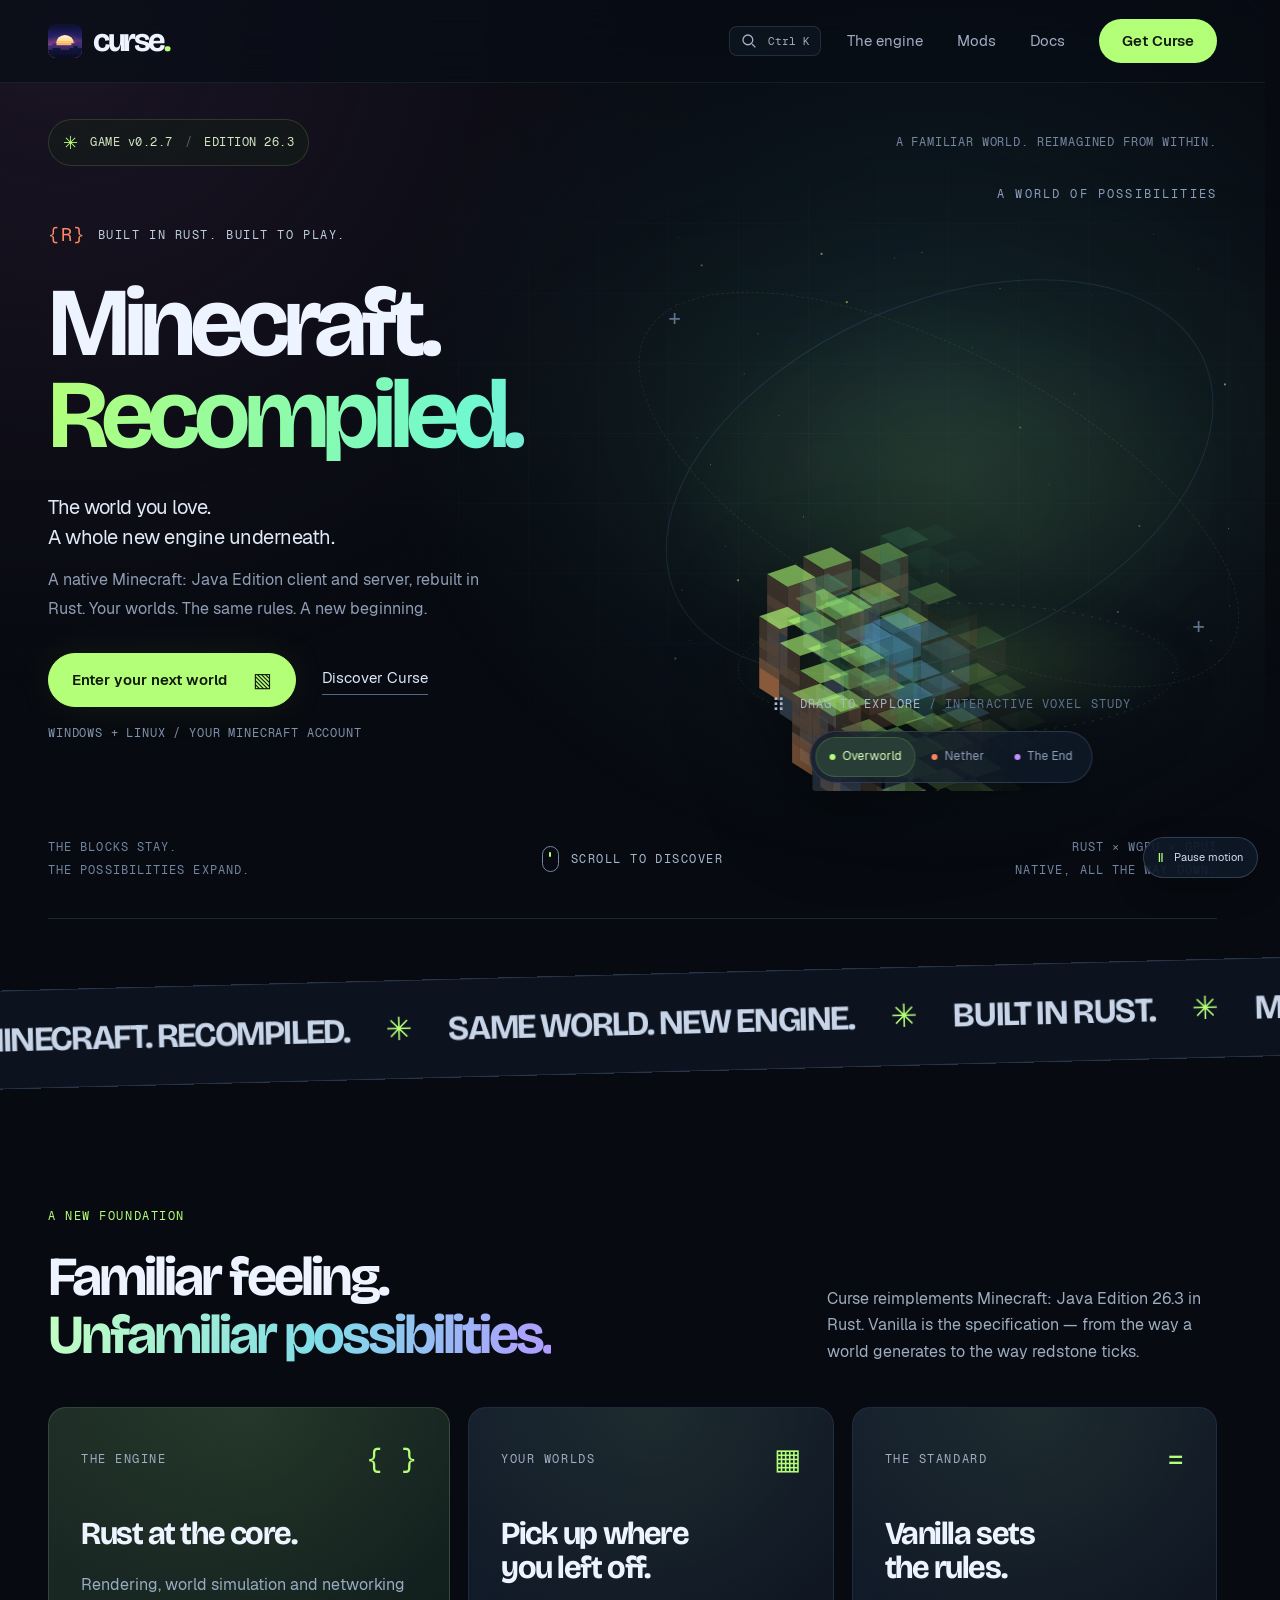
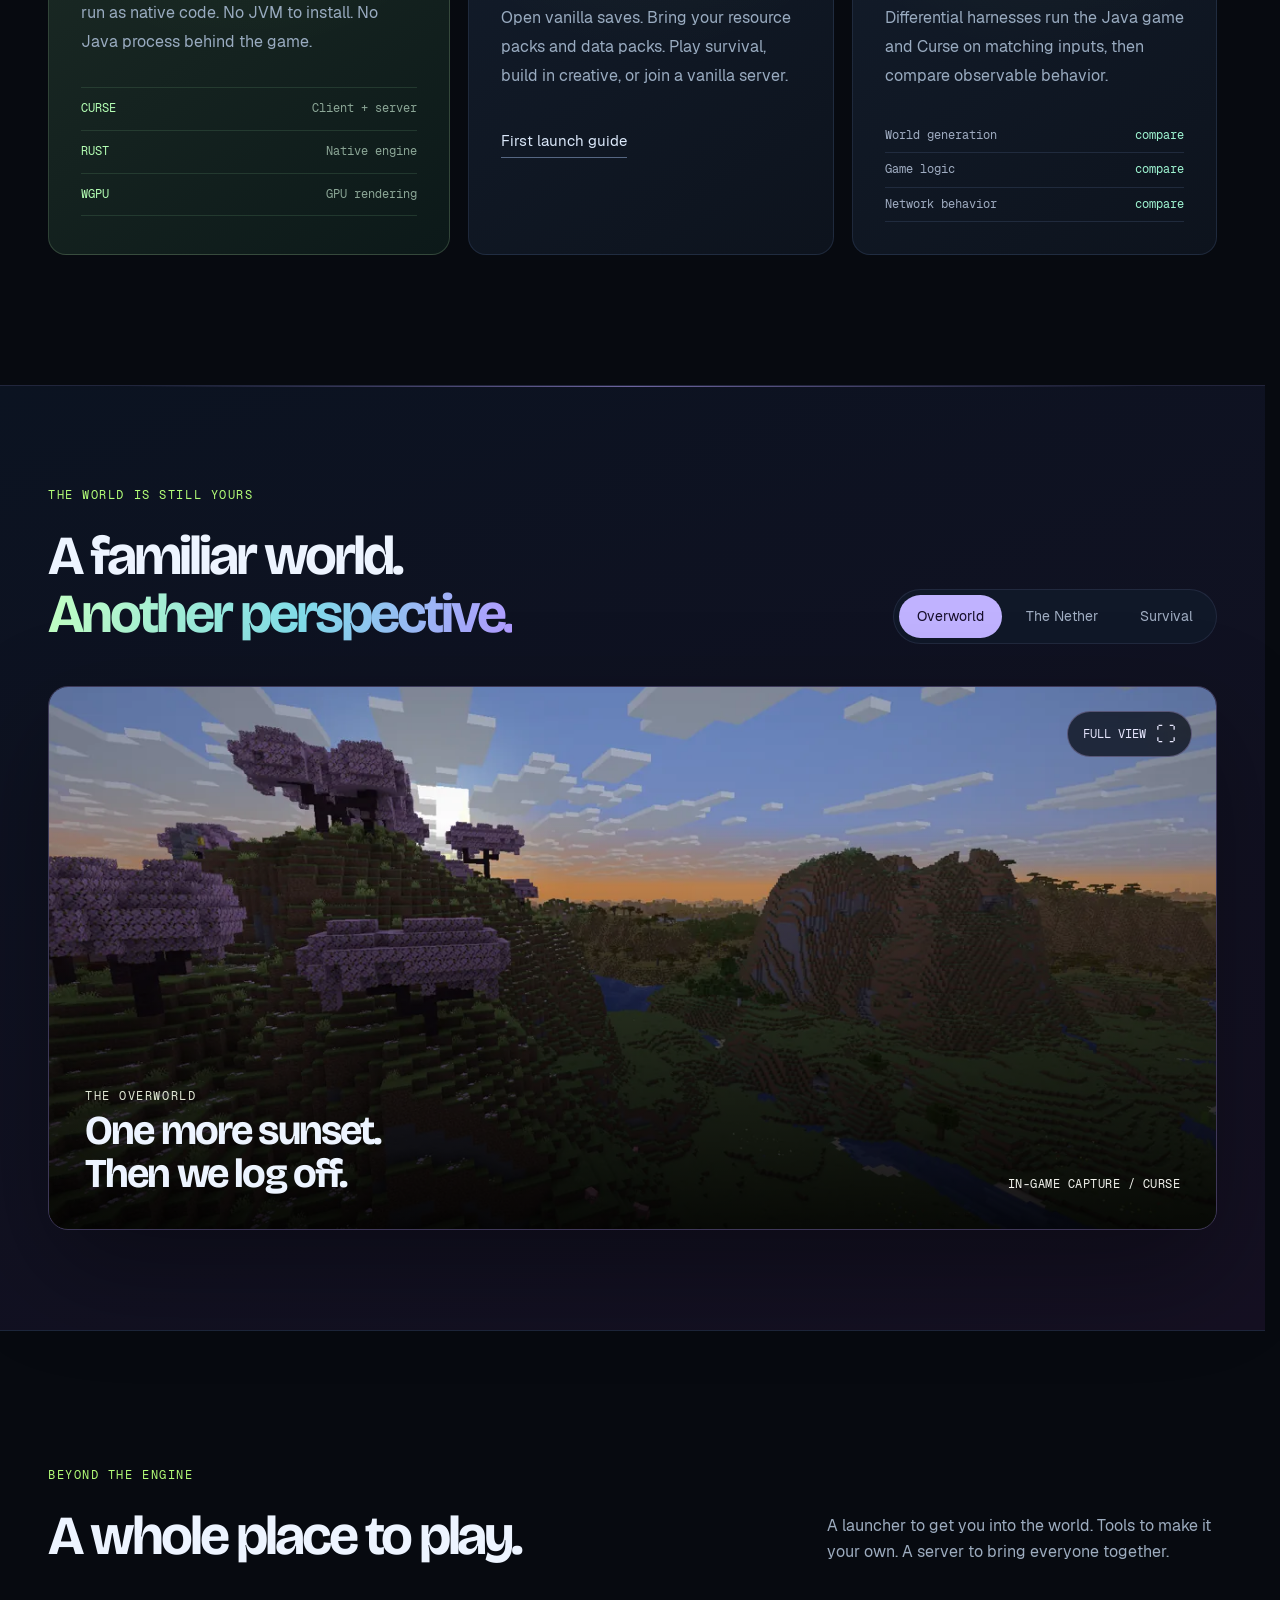
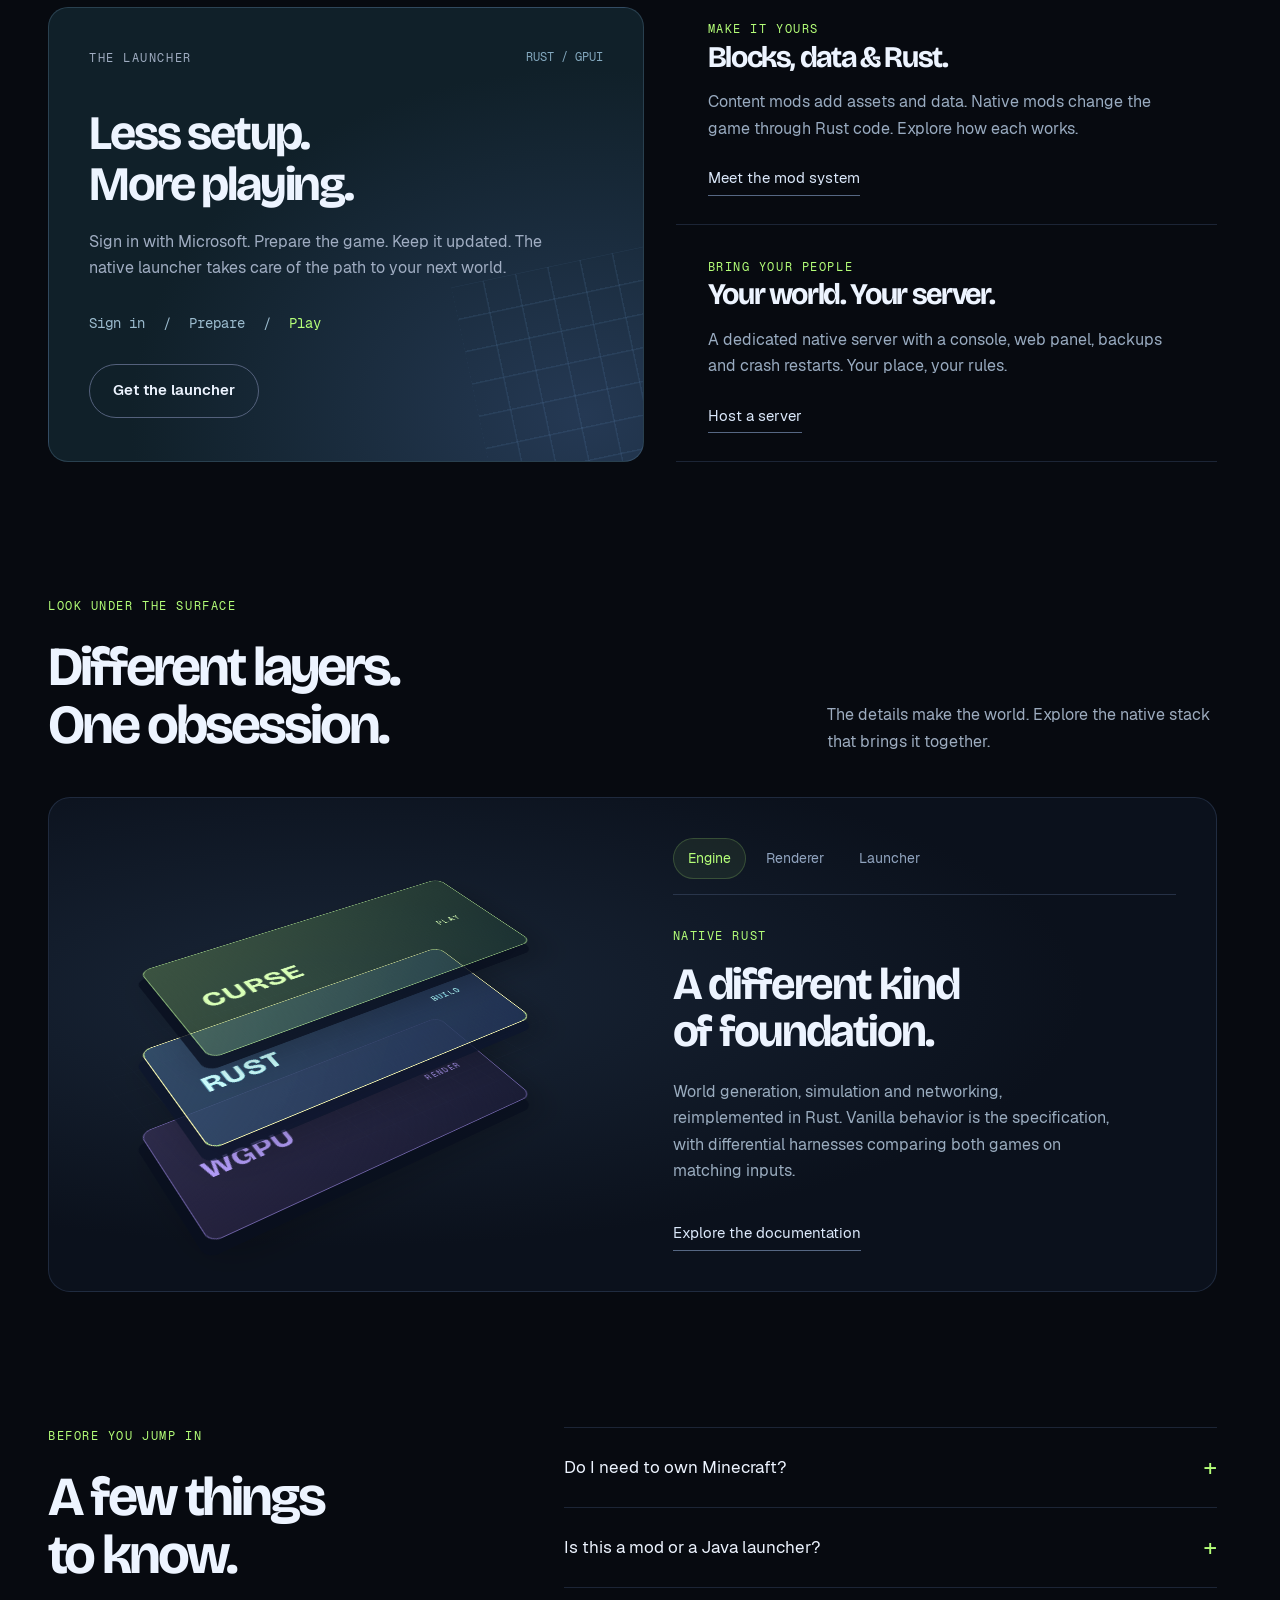
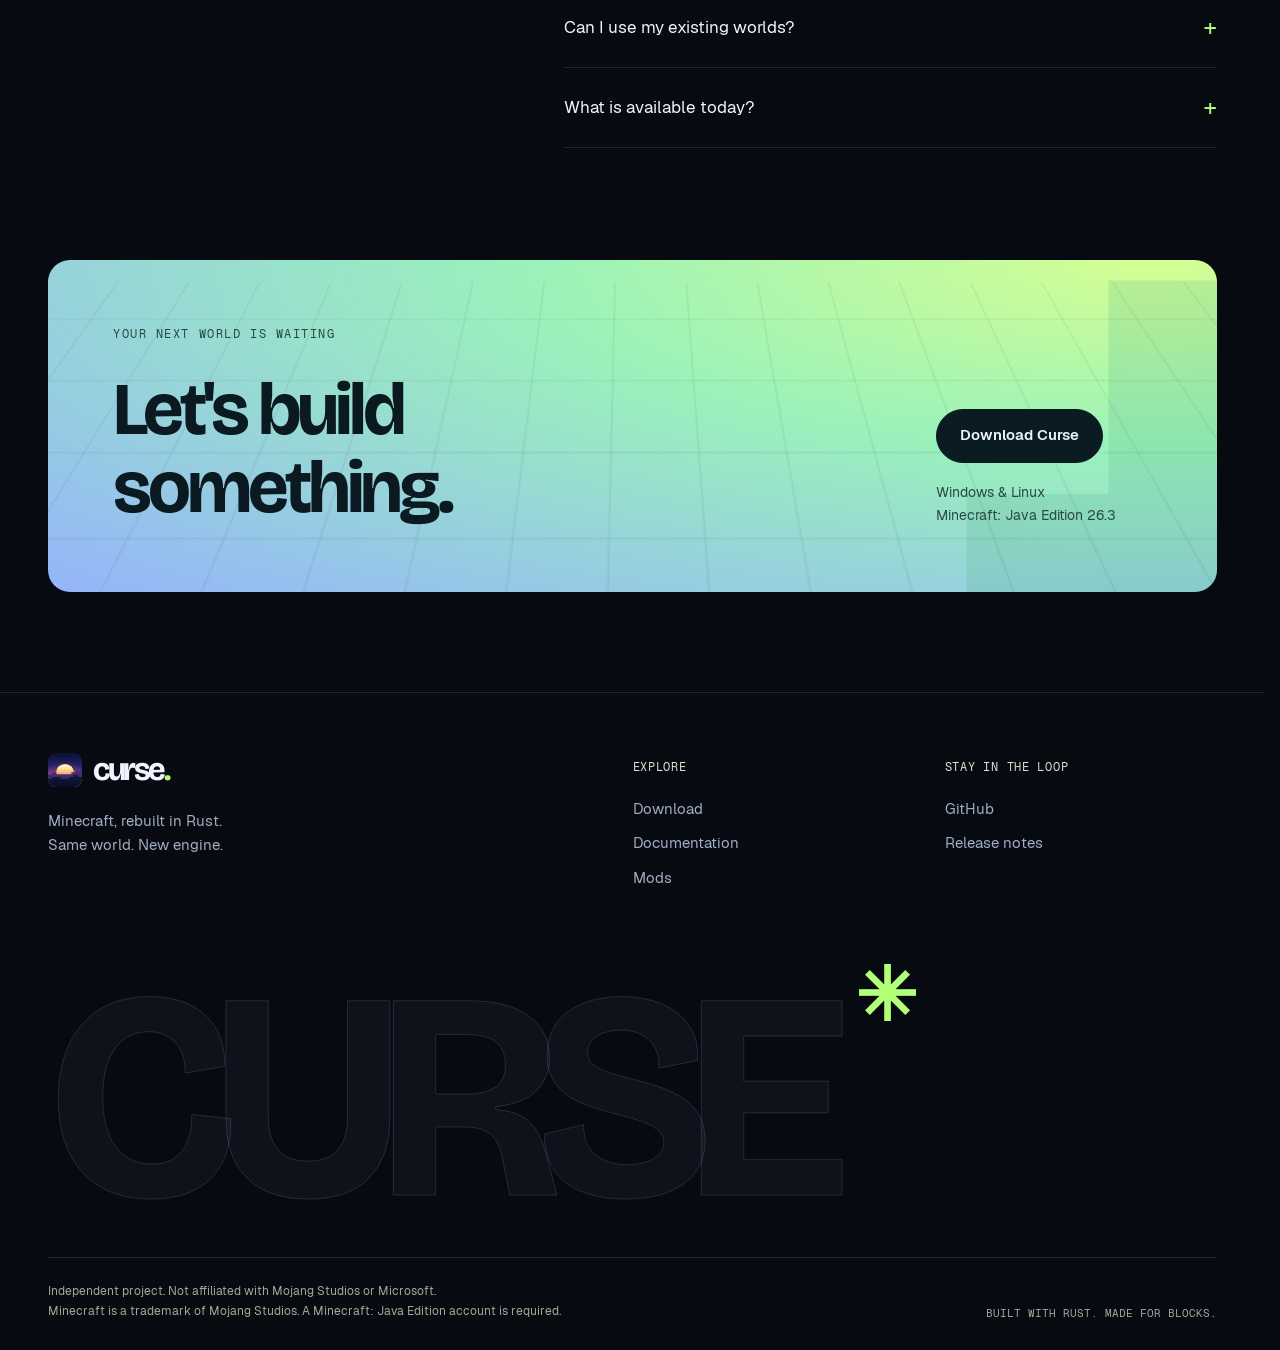
<file: index.html>
<!doctype html>
<html lang="en">
  <head>
    <meta charset="utf-8" />
    <meta name="viewport" content="width=device-width, initial-scale=1" />
    <meta name="theme-color" content="#070a10" />
    <title>Curse — Minecraft, rebuilt in Rust</title>
    <meta
      name="description"
      content="Your familiar block world. A new native engine. Curse brings Minecraft: Java Edition 26.3 to Rust, with a native client, server and launcher for Windows and Linux."
    />
    <link rel="canonical" href="https://curse-rusts.github.io/" />
    <link rel="icon" href="/assets/logo.svg" type="image/svg+xml" />
    <link
      rel="preload"
      href="/assets/fonts/BricolageGrotesqueDisplay-Bold.ttf"
      as="font"
      type="font/ttf"
      crossorigin
    />
    <link rel="stylesheet" href="/assets/site.css?v=20261124b" />
    <link rel="stylesheet" href="/assets/motion.css?v=20261124b" />
    <script src="/assets/site.js?v=20261124b" defer></script>
    <meta property="og:title" content="Curse — Minecraft, rebuilt in Rust" />
    <meta
      property="og:description"
      content="Your familiar block world. A new native engine. Minecraft: Java Edition 26.3, in Rust."
    />
    <meta
      property="og:image"
      content="https://curse-rusts.github.io/assets/shots/valley.webp"
    />
    <meta property="og:type" content="website" />
  </head>
  <body class="home">
    <a class="skip" href="#main">Skip to content</a>
    <header class="top">
      <div class="wrap">
        <a class="brand" href="/" aria-label="Curse home"
          ><img src="/assets/logo.svg" width="34" height="34" alt="" /><span
            >curse<span class="brand-dot">.</span></span
          ></a
        >
        <button
          class="command-trigger"
          type="button"
          aria-label="Open quick navigation"
        >
          <svg
            viewBox="0 0 24 24"
            width="18"
            height="18"
            fill="none"
            stroke="currentColor"
            stroke-width="1.7"
            aria-hidden="true"
          >
            <circle cx="10.5" cy="10.5" r="6.5" />
            <path d="m16 16 4.5 4.5" />
          </svg>
          <kbd>Ctrl K</kbd>
        </button>
        <nav aria-label="Main navigation">
          <a href="/#engine">The engine</a><a href="/mods.html">Mods</a
          ><a href="/docs.html">Docs</a
          ><a class="cta" href="/download.html">Get Curse</a>
        </nav>
      </div>
    </header>
    <main id="main">
      <section class="hero wrap kinetic-hero" aria-labelledby="hero-title">
        <div class="hero-atmosphere" aria-hidden="true"></div>
        <div class="hero-intro">
          <a
            class="release-pill"
            href="https://github.com/curse-rusts/downloads/releases/tag/v0.2.7"
            ><span class="release-icon" aria-hidden="true">✳</span> GAME v0.2.7
            <span class="pill-separator">/</span> EDITION 26.3</a
          ><span class="hero-note"
            >A FAMILIAR WORLD. REIMAGINED FROM WITHIN.</span
          >
        </div>
        <div class="hero-stage">
          <div class="hero-heading">
            <p class="eyebrow hero-eyebrow">
              <span class="rust-mark" aria-hidden="true">{R}</span> BUILT IN
              RUST. BUILT TO PLAY.
            </p>
            <h1 id="hero-title">
              <span class="title-line">Minecraft.</span
              ><span class="title-line recompiled">Recompiled.</span>
            </h1>
            <div class="hero-copy">
              <p>The world you love.<br />A whole new engine underneath.</p>
              <p class="hero-description">
                A native Minecraft: Java Edition client and server, rebuilt in
                Rust. Your worlds. The same rules. A new beginning.
              </p>
              <div class="actions">
                <a class="btn primary magnetic" href="/download.html"
                  ><span>Enter your next world</span
                  ><span class="button-block" aria-hidden="true">▧</span></a
                ><a class="text-link" href="#engine">Discover Curse</a>
              </div>
              <p class="fine">WINDOWS + LINUX / YOUR MINECRAFT ACCOUNT</p>
            </div>
          </div>
          <div class="voxel-stage">
            <div class="orbit orbit-one" aria-hidden="true"></div>
            <div class="orbit orbit-two" aria-hidden="true"></div>
            <div class="scene-cross cross-one" aria-hidden="true">+</div>
            <div class="scene-cross cross-two" aria-hidden="true">+</div>
            <span class="scene-caption mono">A WORLD OF POSSIBILITIES</span
            ><canvas
              id="voxel-world"
              role="img"
              tabindex="0"
              aria-label="Interactive voxel island. Drag or use the left and right arrow keys to rotate. The buttons below change its dimension."
            ></canvas
            ><img
              class="voxel-fallback"
              src="/assets/shots/valley.webp"
              width="1600"
              height="900"
              alt="A river valley and village in Curse"
            />
            <div class="scene-hint">
              <span class="drag-icon" aria-hidden="true">⠿</span> DRAG TO
              EXPLORE <span>/ INTERACTIVE VOXEL STUDY</span>
            </div>
            <div
              class="biome-switch"
              role="group"
              aria-label="Voxel island dimension"
            >
              <button type="button" data-biome="overworld" aria-pressed="true">
                <span class="biome-dot overworld-dot" aria-hidden="true"></span
                >Overworld</button
              ><button type="button" data-biome="nether" aria-pressed="false">
                <span class="biome-dot nether-dot" aria-hidden="true"></span
                >Nether</button
              ><button type="button" data-biome="end" aria-pressed="false">
                <span class="biome-dot end-dot" aria-hidden="true"></span>The
                End
              </button>
            </div>
          </div>
        </div>
        <div class="hero-bottom">
          <span class="mono"
            >THE BLOCKS STAY.<br />THE POSSIBILITIES EXPAND.</span
          ><a class="scroll-cue" href="#engine"
            ><span class="scroll-wheel" aria-hidden="true"></span>SCROLL TO
            DISCOVER</a
          ><span class="mono hero-bottom-right"
            >RUST × WGPU × GPUI<br />NATIVE, ALL THE WAY DOWN.</span
          >
        </div>
      </section>
      <div class="ticker" aria-hidden="true">
        <div class="ticker-track">
          <span>MINECRAFT. RECOMPILED.</span><b>✳</b
          ><span>SAME WORLD. NEW ENGINE.</span><b>✳</b
          ><span>BUILT IN RUST.</span><b>✳</b
          ><span>MINECRAFT. RECOMPILED.</span><b>✳</b
          ><span>SAME WORLD. NEW ENGINE.</span><b>✳</b
          ><span>BUILT IN RUST.</span><b>✳</b>
        </div>
      </div>
      <section class="section wrap" id="engine">
        <div class="section-heading">
          <div>
            <p class="eyebrow">A NEW FOUNDATION</p>
            <h2>
              Familiar feeling.<br /><span class="gradient-text"
                >Unfamiliar possibilities.</span
              >
            </h2>
          </div>
          <p class="section-lead">
            Curse reimplements Minecraft: Java Edition 26.3 in Rust. Vanilla is
            the specification — from the way a world generates to the way
            redstone ticks.
          </p>
        </div>
        <div class="engine-grid">
          <article class="feature feature-native">
            <div class="feature-top">
              <span class="eyebrow">THE ENGINE</span
              ><span class="code-mark" aria-hidden="true">{ }</span>
            </div>
            <h3>Rust at the core.</h3>
            <p>
              Rendering, world simulation and networking run as native code. No
              JVM to install. No Java process behind the game.
            </p>
            <div class="engine-stack">
              <span><b>CURSE</b><em>Client + server</em></span
              ><span><b>RUST</b><em>Native engine</em></span
              ><span><b>WGPU</b><em>GPU rendering</em></span>
            </div>
          </article>
          <article class="feature">
            <div class="feature-top">
              <span class="eyebrow">YOUR WORLDS</span
              ><span class="block-symbol" aria-hidden="true">▦</span>
            </div>
            <h3>Pick up where<br />you left off.</h3>
            <p>
              Open vanilla saves. Bring your resource packs and data packs. Play
              survival, build in creative, or join a vanilla server.
            </p>
            <a class="text-link" href="/docs/install.html"
              >First launch guide</a
            >
          </article>
          <article class="feature feature-parity">
            <div class="feature-top">
              <span class="eyebrow">THE STANDARD</span
              ><span class="code-mark" aria-hidden="true">=</span>
            </div>
            <h3>Vanilla sets<br />the rules.</h3>
            <p>
              Differential harnesses run the Java game and Curse on matching
              inputs, then compare observable behavior.
            </p>
            <div
              class="parity-lines"
              aria-label="Parity compares world generation, game logic and network behavior"
            >
              <span>World generation <b>compare</b></span
              ><span>Game logic <b>compare</b></span
              ><span>Network behavior <b>compare</b></span>
            </div>
          </article>
        </div>
      </section>
      <section class="section gallery-section" aria-labelledby="worlds-title">
        <div class="wrap">
          <div class="section-heading">
            <div>
              <p class="eyebrow">THE WORLD IS STILL YOURS</p>
              <h2 id="worlds-title">
                A familiar world.<br /><span class="gradient-text"
                  >Another perspective.</span
                >
              </h2>
            </div>
            <div
              class="world-tabs"
              role="group"
              aria-label="Choose a game screenshot"
            >
              <button
                type="button"
                class="world-tab"
                aria-pressed="true"
                data-world="overworld"
              >
                Overworld</button
              ><button
                type="button"
                class="world-tab"
                aria-pressed="false"
                data-world="nether"
              >
                The Nether</button
              ><button
                type="button"
                class="world-tab"
                aria-pressed="false"
                data-world="survival"
              >
                Survival
              </button>
            </div>
          </div>
          <figure class="gallery" aria-busy="false">
            <p class="gallery-message" role="status" hidden></p>
            <button
              type="button"
              class="gallery-expand"
              aria-label="Expand game screenshot"
            >
              FULL VIEW <span aria-hidden="true">⛶</span>
            </button>
            <img
              id="world-image"
              src="/assets/shots/sunset.webp"
              width="1600"
              height="900"
              loading="lazy"
              alt="The sun setting over a cherry grove and a river valley"
            />
            <figcaption>
              <div>
                <span class="eyebrow" id="world-kicker">THE OVERWORLD</span>
                <h3 id="world-caption">
                  One more sunset.<br />Then we log off.
                </h3>
              </div>
              <span class="image-label">IN-GAME CAPTURE / CURSE</span>
            </figcaption>
          </figure>
        </div>
      </section>
      <section class="section wrap" id="ecosystem">
        <div class="section-heading">
          <div>
            <p class="eyebrow">BEYOND THE ENGINE</p>
            <h2>A whole place to play.</h2>
          </div>
          <p class="section-lead">
            A launcher to get you into the world. Tools to make it your own. A
            server to bring everyone together.
          </p>
        </div>
        <div class="ecosystem-grid">
          <article class="launcher-feature">
            <div class="feature-top">
              <span class="eyebrow">THE LAUNCHER</span
              ><span class="mono">RUST / GPUI</span>
            </div>
            <h3>Less setup.<br />More playing.</h3>
            <p>
              Sign in with Microsoft. Prepare the game. Keep it updated. The
              native launcher takes care of the path to your next world.
            </p>
            <div class="launch-flow">
              <span>Sign in</span><span aria-hidden="true">/</span
              ><span>Prepare</span><span aria-hidden="true">/</span><b>Play</b>
            </div>
            <a class="btn" href="/download.html">Get the launcher</a>
          </article>
          <div class="ecosystem-side">
            <article>
              <span class="eyebrow">MAKE IT YOURS</span>
              <h3>Blocks, data &amp; Rust.</h3>
              <p>
                Content mods add assets and data. Native mods change the game
                through Rust code. Explore how each works.
              </p>
              <a class="text-link" href="/mods.html">Meet the mod system</a>
            </article>
            <article>
              <span class="eyebrow">BRING YOUR PEOPLE</span>
              <h3>Your world. Your server.</h3>
              <p>
                A dedicated native server with a console, web panel, backups and
                crash restarts. Your place, your rules.
              </p>
              <a class="text-link" href="/docs/server.html">Host a server</a>
            </article>
          </div>
        </div>
      </section>
      <section class="section wrap architecture-section" id="inside">
        <div class="section-heading">
          <div>
            <p class="eyebrow">LOOK UNDER THE SURFACE</p>
            <h2>Different layers.<br />One obsession.</h2>
          </div>
          <p class="section-lead">
            The details make the world. Explore the native stack that brings it
            together.
          </p>
        </div>
        <div class="architecture">
          <div class="architecture-visual" aria-hidden="true">
            <div class="architecture-grid"></div>
            <div class="stack-layer layer-client">
              <span>CURSE</span><small>PLAY</small>
            </div>
            <div class="stack-layer layer-platform">
              <span>RUST</span><small>BUILD</small>
            </div>
            <div class="stack-layer layer-engine">
              <span>WGPU</span><small>RENDER</small>
            </div>
          </div>
          <div class="architecture-copy">
            <div
              class="architecture-tabs"
              role="group"
              aria-label="Explore the native stack"
            >
              <button type="button" data-layer="engine" aria-pressed="true">
                Engine</button
              ><button type="button" data-layer="renderer" aria-pressed="false">
                Renderer</button
              ><button type="button" data-layer="launcher" aria-pressed="false">
                Launcher
              </button>
            </div>
            <p class="eyebrow" id="layer-label">NATIVE RUST</p>
            <h3 id="layer-title">A different kind<br />of foundation.</h3>
            <p id="layer-description">
              World generation, simulation and networking, reimplemented in
              Rust. Vanilla behavior is the specification, with differential
              harnesses comparing both games on matching inputs.
            </p>
            <a class="text-link" id="layer-link" href="/docs.html"
              >Explore the documentation</a
            >
          </div>
        </div>
      </section>
      <section class="section wrap faq-section">
        <div>
          <p class="eyebrow">BEFORE YOU JUMP IN</p>
          <h2>A few things<br />to know.</h2>
        </div>
        <div class="faq">
          <details>
            <summary>Do I need to own Minecraft?</summary>
            <p>
              Yes. You need a Microsoft account that owns Minecraft: Java
              Edition. The launcher checks ownership and prepares resources from
              your installation or downloads them from Mojang for your account.
              Curse does not distribute Minecraft assets.
            </p>
          </details>
          <details>
            <summary>Is this a mod or a Java launcher?</summary>
            <p>
              Curse is a native reimplementation of the client and server in
              Rust. Its separate launcher is also written in Rust, using GPUI.
              The game does not run inside a JVM.
            </p>
          </details>
          <details>
            <summary>Can I use my existing worlds?</summary>
            <p>
              Curse reads vanilla saves and supports upgrades from older world
              versions. Keep a backup before opening an existing world in
              another game build.
            </p>
          </details>
          <details>
            <summary>What is available today?</summary>
            <p>
              The client, dedicated server and launcher are published for
              Windows and Linux. Curse's public mod registry, official server,
              cosmetics and shop are not available. Browse the release notes for
              the current builds.
            </p>
          </details>
        </div>
      </section>
      <section class="wrap">
        <div class="download-banner">
          <span class="eyebrow">YOUR NEXT WORLD IS WAITING</span>
          <h2>Let's build<br />something.</h2>
          <div>
            <a class="btn dark" href="/download.html">Download Curse</a>
            <p>Windows &amp; Linux<br />Minecraft: Java Edition 26.3</p>
          </div>
          <span class="banner-blocks" aria-hidden="true">▟</span>
        </div>
      </section>
    </main>
    <footer>
      <div class="wrap">
        <div class="foot">
          <div>
            <a class="brand" href="/"
              ><img src="/assets/logo.svg" width="34" height="34" alt="" /><span
                >curse<span class="brand-dot">.</span></span
              ></a
            >
            <p>Minecraft, rebuilt in Rust.<br />Same world. New engine.</p>
          </div>
          <div>
            <h4>Explore</h4>
            <ul>
              <li><a href="/download.html">Download</a></li>
              <li><a href="/docs.html">Documentation</a></li>
              <li><a href="/mods.html">Mods</a></li>
            </ul>
          </div>
          <div>
            <h4>Stay in the loop</h4>
            <ul>
              <li><a href="https://github.com/curse-rusts">GitHub</a></li>
              <li>
                <a href="https://github.com/curse-rusts/downloads/releases"
                  >Release notes</a
                >
              </li>
            </ul>
          </div>
        </div>
        <div class="footer-wordmark" aria-hidden="true">
          CURSE<span>✳</span>
        </div>
        <div class="footer-bottom">
          <p>
            Independent project. Not affiliated with Mojang Studios or
            Microsoft.<br />Minecraft is a trademark of Mojang Studios. A
            Minecraft: Java Edition account is required.
          </p>
          <span class="mono">BUILT WITH RUST. MADE FOR BLOCKS.</span>
        </div>
      </div>
    </footer>
    <div class="reading-progress" aria-hidden="true"></div>
    <button
      class="motion-control"
      type="button"
      aria-pressed="false"
      aria-label="Pause decorative animations"
    >
      <span aria-hidden="true">Ⅱ</span
      ><span class="motion-label">Pause motion</span>
    </button>
    <dialog class="command-dialog" aria-labelledby="command-title">
      <div class="dialog-top">
        <h2 id="command-title">Where to?</h2>
        <button
          type="button"
          class="dialog-close"
          data-close-dialog
          aria-label="Close quick navigation"
        >
          ×
        </button>
      </div>
      <label class="command-label" for="command-search"
        >Find your next step</label
      ><input
        id="command-search"
        type="search"
        placeholder="Worlds, downloads, mods…"
        autocomplete="off"
      />
      <nav class="command-links" aria-label="Quick navigation">
        <a href="/download.html">Download Curse <span>Windows + Linux</span></a
        ><a href="/#engine">Explore the engine <span>Native Rust</span></a
        ><a href="/#worlds-title"
          >See the worlds <span>In-game captures</span></a
        ><a href="/mods.html">Make it yours <span>Mods</span></a
        ><a href="/docs.html">Read the docs <span>Get started</span></a
        ><a href="/docs/server.html"
          >Host a server <span>Your world, together</span></a
        >
      </nav>
      <p class="command-empty" hidden>
        No matching pages. Try “mods” or “download”.
      </p>
      <p class="command-help mono">ESC TO CLOSE · CTRL / ⌘ K TO OPEN</p>
    </dialog>
    <dialog class="image-dialog" aria-label="Game screenshot">
      <button
        type="button"
        class="dialog-close"
        data-close-dialog
        aria-label="Close screenshot"
      >
        ×</button
      ><img alt="" />
      <p class="mono">IN-GAME CAPTURE / CURSE</p>
    </dialog>
    <script src="/assets/voxel.js?v=20261124b" defer></script>
  </body>
</html>
</file>
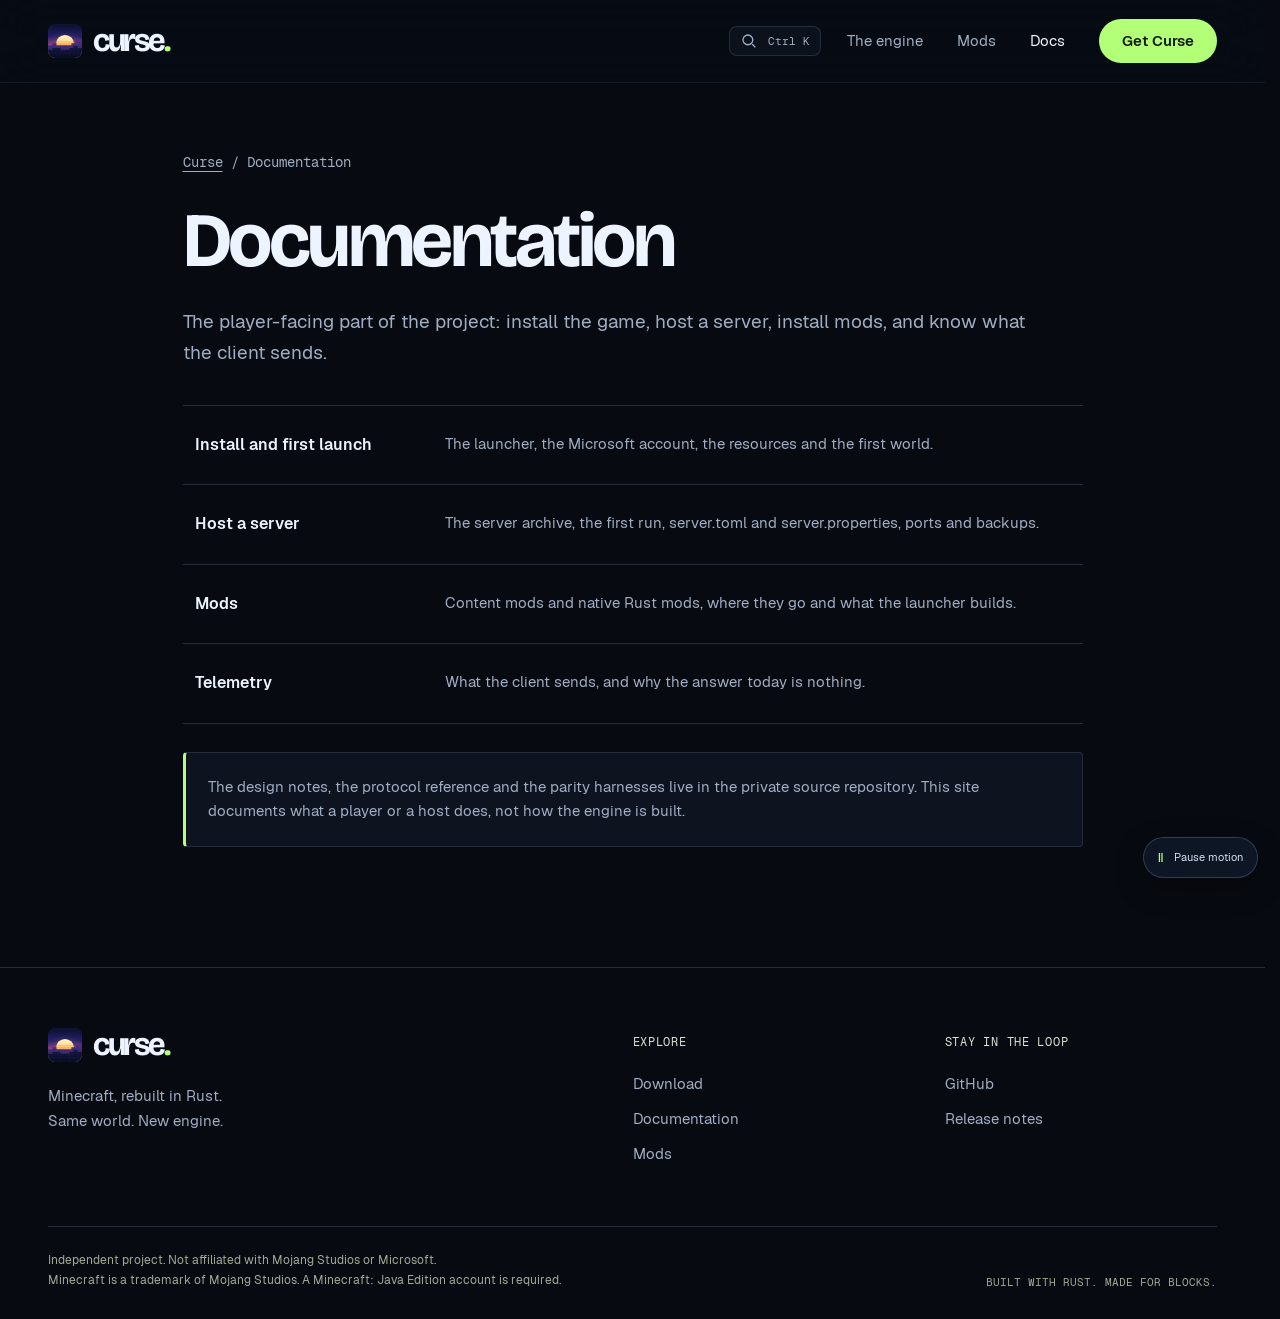
<file: docs.html>
<!doctype html>
<html lang="en">
  <head>
    <meta charset="utf-8" />
    <meta name="viewport" content="width=device-width, initial-scale=1" />
    <title>Curse documentation</title>
    <meta
      name="description"
      content="Install, host a server, install mods and read what the client sends."
    />
    <link rel="canonical" href="https://curse-rusts.github.io/docs.html" />
    <link rel="icon" href="/assets/logo.svg" type="image/svg+xml" />
    <link rel="stylesheet" href="/assets/site.css?v=20261124b" />
    <meta name="theme-color" content="#070a10" />
    <link rel="stylesheet" href="/assets/motion.css?v=20261124b" />
    <script src="/assets/site.js?v=20261124b" defer></script>
    <meta property="og:title" content="Curse documentation" />
    <meta
      property="og:description"
      content="Install, host a server, install mods and read what the client sends."
    />
    <meta
      property="og:image"
      content="https://curse-rusts.github.io/assets/shots/valley.webp"
    />
    <meta property="og:type" content="website" />
  </head>
  <body>
    <a class="skip" href="#main">Skip to content</a>
    <header class="top">
      <div class="wrap">
        <a class="brand" href="/" aria-label="Curse home"
          ><img src="/assets/logo.svg" width="34" height="34" alt="" /><span
            >curse<span class="brand-dot">.</span></span
          ></a
        >
        <button
          class="command-trigger"
          type="button"
          aria-label="Open quick navigation"
        >
          <svg
            viewBox="0 0 24 24"
            width="18"
            height="18"
            fill="none"
            stroke="currentColor"
            stroke-width="1.7"
            aria-hidden="true"
          >
            <circle cx="10.5" cy="10.5" r="6.5" />
            <path d="m16 16 4.5 4.5" />
          </svg>
          <kbd>Ctrl K</kbd>
        </button>
        <nav aria-label="Main navigation">
          <a href="/#engine">The engine</a><a href="/mods.html">Mods</a
          ><a href="/docs.html">Docs</a
          ><a class="cta" href="/download.html">Get Curse</a>
        </nav>
      </div>
    </header>
    <main id="main" class="wrap doc">
      <p class="crumbs"><a href="/">Curse</a> / Documentation</p>
      <h1>Documentation</h1>
      <p class="lead">
        The player-facing part of the project: install the game, host a server,
        install mods, and know what the client sends.
      </p>
      <div class="index-list">
        <a href="/docs/install.html"
          ><span class="name">Install and first launch</span
          ><span class="desc"
            >The launcher, the Microsoft account, the resources and the first
            world.</span
          ></a
        >
        <a href="/docs/server.html"
          ><span class="name">Host a server</span
          ><span class="desc"
            >The server archive, the first run, server.toml and
            server.properties, ports and backups.</span
          ></a
        >
        <a href="/docs/mods.html"
          ><span class="name">Mods</span
          ><span class="desc"
            >Content mods and native Rust mods, where they go and what the
            launcher builds.</span
          ></a
        >
        <a href="/docs/telemetry.html"
          ><span class="name">Telemetry</span
          ><span class="desc"
            >What the client sends, and why the answer today is nothing.</span
          ></a
        >
      </div>
      <div class="note">
        <p>
          The design notes, the protocol reference and the parity harnesses live
          in the private source repository. This site documents what a player or
          a host does, not how the engine is built.
        </p>
      </div>
    </main>
    <footer>
      <div class="wrap">
        <div class="foot">
          <div>
            <a class="brand" href="/"
              ><img src="/assets/logo.svg" width="34" height="34" alt="" /><span
                >curse<span class="brand-dot">.</span></span
              ></a
            >
            <p>Minecraft, rebuilt in Rust.<br />Same world. New engine.</p>
          </div>
          <div>
            <h4>Explore</h4>
            <ul>
              <li><a href="/download.html">Download</a></li>
              <li><a href="/docs.html">Documentation</a></li>
              <li><a href="/mods.html">Mods</a></li>
            </ul>
          </div>
          <div>
            <h4>Stay in the loop</h4>
            <ul>
              <li><a href="https://github.com/curse-rusts">GitHub</a></li>
              <li>
                <a href="https://github.com/curse-rusts/downloads/releases"
                  >Release notes</a
                >
              </li>
            </ul>
          </div>
        </div>
        <div class="footer-bottom">
          <p>
            Independent project. Not affiliated with Mojang Studios or
            Microsoft.<br />Minecraft is a trademark of Mojang Studios. A
            Minecraft: Java Edition account is required.
          </p>
          <span class="mono">BUILT WITH RUST. MADE FOR BLOCKS.</span>
        </div>
      </div>
    </footer>
    <div class="reading-progress" aria-hidden="true"></div>
    <button
      class="motion-control"
      type="button"
      aria-pressed="false"
      aria-label="Pause decorative animations"
    >
      <span aria-hidden="true">Ⅱ</span
      ><span class="motion-label">Pause motion</span>
    </button>
    <dialog class="command-dialog" aria-labelledby="command-title">
      <div class="dialog-top">
        <h2 id="command-title">Where to?</h2>
        <button
          type="button"
          class="dialog-close"
          data-close-dialog
          aria-label="Close quick navigation"
        >
          ×
        </button>
      </div>
      <label class="command-label" for="command-search"
        >Find your next step</label
      ><input
        id="command-search"
        type="search"
        placeholder="Worlds, downloads, mods…"
        autocomplete="off"
      />
      <nav class="command-links" aria-label="Quick navigation">
        <a href="/download.html">Download Curse <span>Windows + Linux</span></a
        ><a href="/#engine">Explore the engine <span>Native Rust</span></a
        ><a href="/#worlds-title"
          >See the worlds <span>In-game captures</span></a
        ><a href="/mods.html">Make it yours <span>Mods</span></a
        ><a href="/docs.html">Read the docs <span>Get started</span></a
        ><a href="/docs/server.html"
          >Host a server <span>Your world, together</span></a
        >
      </nav>
      <p class="command-empty" hidden>
        No matching pages. Try “mods” or “download”.
      </p>
      <p class="command-help mono">ESC TO CLOSE · CTRL / ⌘ K TO OPEN</p>
    </dialog>
    <dialog class="image-dialog" aria-label="Game screenshot">
      <button
        type="button"
        class="dialog-close"
        data-close-dialog
        aria-label="Close screenshot"
      >
        ×</button
      ><img alt="" />
      <p class="mono">IN-GAME CAPTURE / CURSE</p>
    </dialog>
  </body>
</html>
</file>
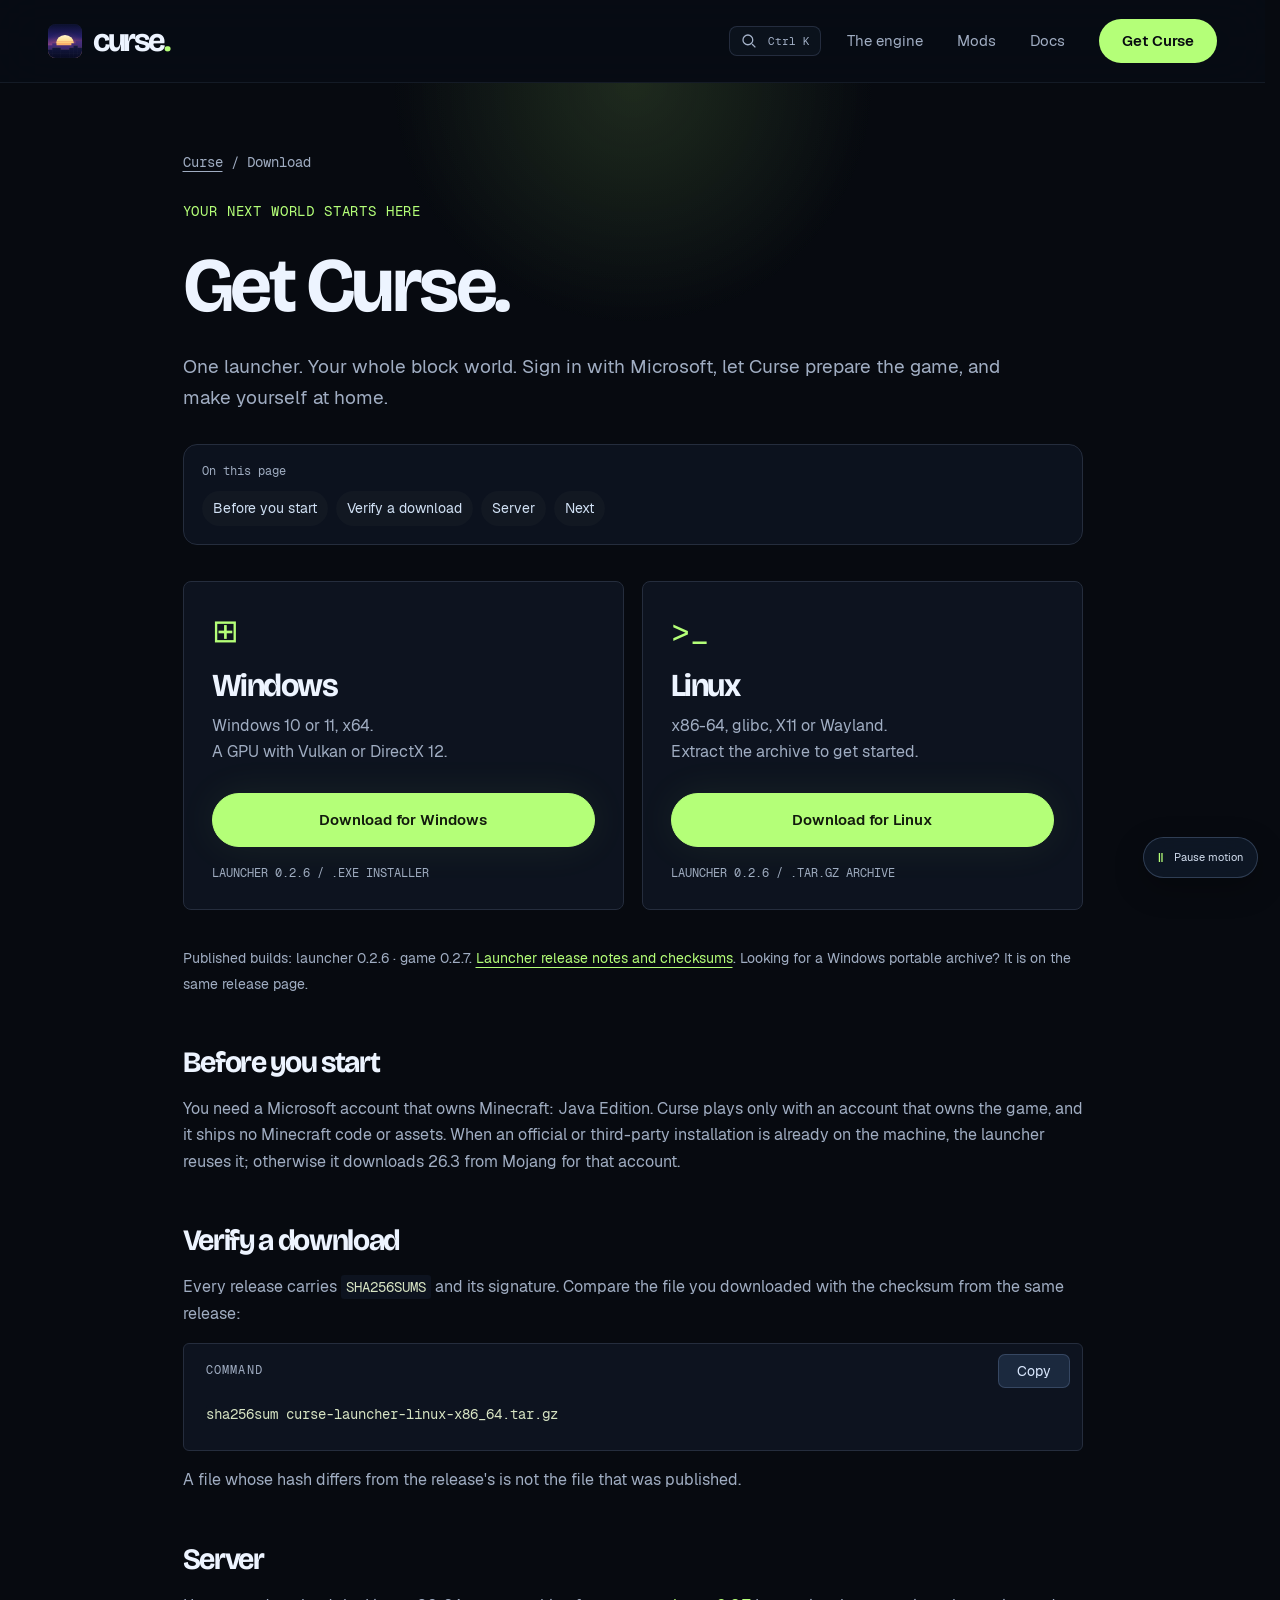
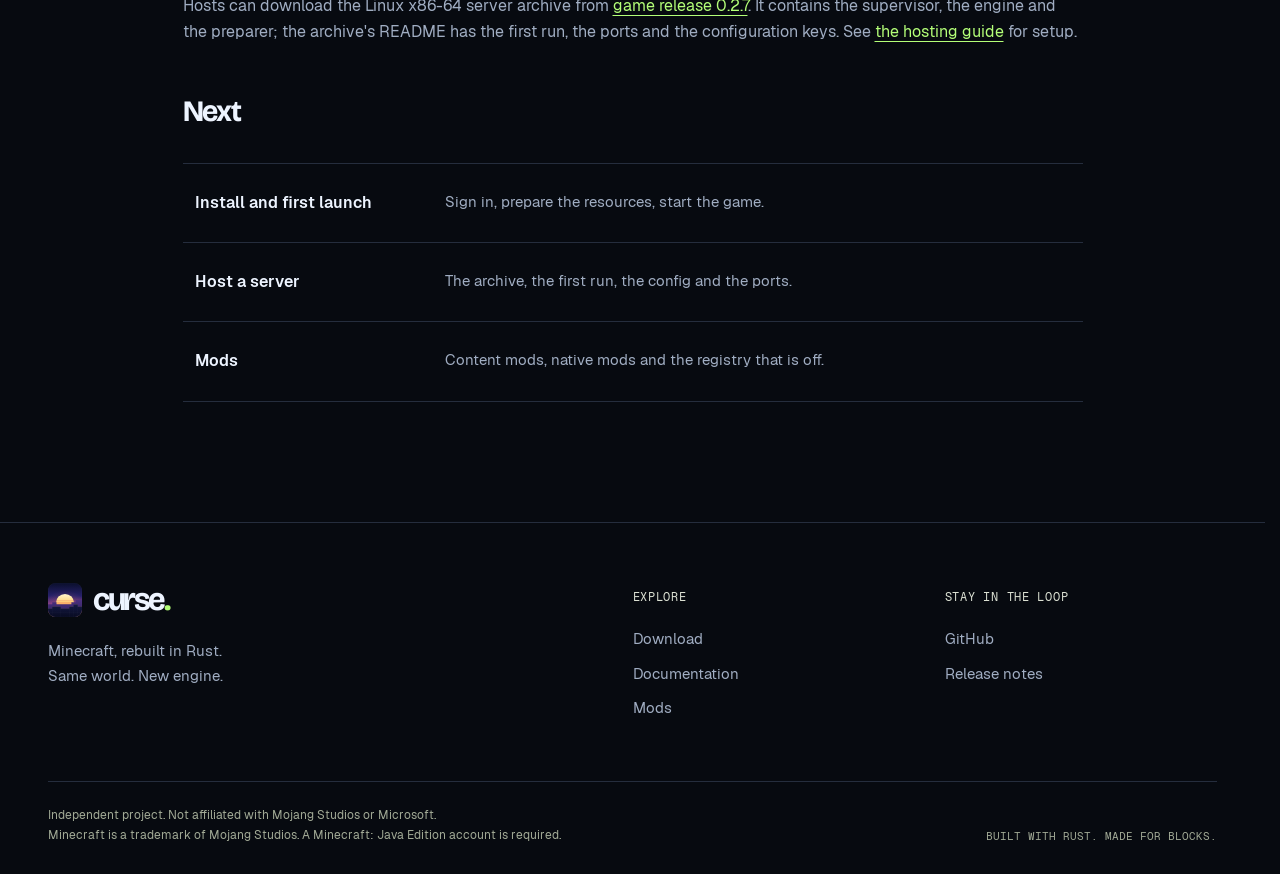
<file: download.html>
<!doctype html>
<html lang="en">
  <head>
    <meta charset="utf-8" />
    <meta name="viewport" content="width=device-width, initial-scale=1" />
    <title>Download Curse</title>
    <meta
      name="description"
      content="Download the Curse launcher for Windows and Linux, and verify the release checksums."
    />
    <link rel="canonical" href="https://curse-rusts.github.io/download.html" />
    <link rel="icon" href="/assets/logo.svg" type="image/svg+xml" />
    <link rel="stylesheet" href="/assets/site.css?v=20261124b" />
    <meta name="theme-color" content="#070a10" />
    <link rel="stylesheet" href="/assets/motion.css?v=20261124b" />
    <script src="/assets/site.js?v=20261124b" defer></script>
    <meta property="og:title" content="Download Curse" />
    <meta
      property="og:description"
      content="Download the Curse launcher for Windows and Linux, and verify the release checksums."
    />
    <meta
      property="og:image"
      content="https://curse-rusts.github.io/assets/shots/valley.webp"
    />
    <meta property="og:type" content="website" />
  </head>
  <body>
    <a class="skip" href="#main">Skip to content</a>
    <header class="top">
      <div class="wrap">
        <a class="brand" href="/" aria-label="Curse home"
          ><img src="/assets/logo.svg" width="34" height="34" alt="" /><span
            >curse<span class="brand-dot">.</span></span
          ></a
        >
        <button
          class="command-trigger"
          type="button"
          aria-label="Open quick navigation"
        >
          <svg
            viewBox="0 0 24 24"
            width="18"
            height="18"
            fill="none"
            stroke="currentColor"
            stroke-width="1.7"
            aria-hidden="true"
          >
            <circle cx="10.5" cy="10.5" r="6.5" />
            <path d="m16 16 4.5 4.5" />
          </svg>
          <kbd>Ctrl K</kbd>
        </button>
        <nav aria-label="Main navigation">
          <a href="/#engine">The engine</a><a href="/mods.html">Mods</a
          ><a href="/docs.html">Docs</a
          ><a class="cta" href="/download.html">Get Curse</a>
        </nav>
      </div>
    </header>
    <main id="main" class="wrap doc">
      <p class="crumbs"><a href="/">Curse</a> / Download</p>
      <p class="eyebrow">YOUR NEXT WORLD STARTS HERE</p>
      <h1>Get Curse.</h1>
      <p class="lead">
        One launcher. Your whole block world. Sign in with Microsoft, let Curse
        prepare the game, and make yourself at home.
      </p>
      <div class="download-grid">
        <article class="platform-card">
          <span class="platform-icon" aria-hidden="true">⊞</span>
          <h2>Windows</h2>
          <p>Windows 10 or 11, x64.<br />A GPU with Vulkan or DirectX 12.</p>
          <a
            class="btn primary"
            href="https://github.com/curse-rusts/downloads/releases/download/launcher%400.2.6/curse-launcher-setup.exe"
            >Download for Windows</a
          >
          <div class="platform-meta">LAUNCHER 0.2.6 / .EXE INSTALLER</div>
        </article>
        <article class="platform-card">
          <span class="platform-icon" aria-hidden="true">&gt;_</span>
          <h2>Linux</h2>
          <p>
            x86-64, glibc, X11 or Wayland.<br />Extract the archive to get
            started.
          </p>
          <a
            class="btn primary"
            href="https://github.com/curse-rusts/downloads/releases/download/launcher%400.2.6/curse-launcher-linux-x86_64.tar.gz"
            >Download for Linux</a
          >
          <div class="platform-meta">LAUNCHER 0.2.6 / .TAR.GZ ARCHIVE</div>
        </article>
      </div>
      <p class="fine">
        Published builds: launcher 0.2.6 · game 0.2.7.
        <a
          href="https://github.com/curse-rusts/downloads/releases/tag/launcher%400.2.6"
          >Launcher release notes and checksums</a
        >. Looking for a Windows portable archive? It is on the same release
        page.
      </p>

      <h2>Before you start</h2>
      <p>
        You need a Microsoft account that owns Minecraft: Java Edition. Curse
        plays only with an account that owns the game, and it ships no Minecraft
        code or assets. When an official or third-party installation is already
        on the machine, the launcher reuses it; otherwise it downloads 26.3 from
        Mojang for that account.
      </p>

      <h2>Verify a download</h2>
      <p>
        Every release carries <code>SHA256SUMS</code> and its signature. Compare
        the file you downloaded with the checksum from the same release:
      </p>
      <pre><code>sha256sum curse-launcher-linux-x86_64.tar.gz</code></pre>
      <p>
        A file whose hash differs from the release's is not the file that was
        published.
      </p>

      <h2>Server</h2>
      <p>
        Hosts can download the Linux x86-64 server archive from
        <a href="https://github.com/curse-rusts/downloads/releases/tag/v0.2.7"
          >game release 0.2.7</a
        >. It contains the supervisor, the engine and the preparer; the
        archive's README has the first run, the ports and the configuration
        keys. See <a href="/docs/server.html">the hosting guide</a> for setup.
      </p>

      <h2>Next</h2>
      <div class="index-list">
        <a href="/docs/install.html"
          ><span class="name">Install and first launch</span
          ><span class="desc"
            >Sign in, prepare the resources, start the game.</span
          ></a
        >
        <a href="/docs/server.html"
          ><span class="name">Host a server</span
          ><span class="desc"
            >The archive, the first run, the config and the ports.</span
          ></a
        >
        <a href="/docs/mods.html"
          ><span class="name">Mods</span
          ><span class="desc"
            >Content mods, native mods and the registry that is off.</span
          ></a
        >
      </div>
    </main>
    <footer>
      <div class="wrap">
        <div class="foot">
          <div>
            <a class="brand" href="/"
              ><img src="/assets/logo.svg" width="34" height="34" alt="" /><span
                >curse<span class="brand-dot">.</span></span
              ></a
            >
            <p>Minecraft, rebuilt in Rust.<br />Same world. New engine.</p>
          </div>
          <div>
            <h4>Explore</h4>
            <ul>
              <li><a href="/download.html">Download</a></li>
              <li><a href="/docs.html">Documentation</a></li>
              <li><a href="/mods.html">Mods</a></li>
            </ul>
          </div>
          <div>
            <h4>Stay in the loop</h4>
            <ul>
              <li><a href="https://github.com/curse-rusts">GitHub</a></li>
              <li>
                <a href="https://github.com/curse-rusts/downloads/releases"
                  >Release notes</a
                >
              </li>
            </ul>
          </div>
        </div>
        <div class="footer-bottom">
          <p>
            Independent project. Not affiliated with Mojang Studios or
            Microsoft.<br />Minecraft is a trademark of Mojang Studios. A
            Minecraft: Java Edition account is required.
          </p>
          <span class="mono">BUILT WITH RUST. MADE FOR BLOCKS.</span>
        </div>
      </div>
    </footer>
    <div class="reading-progress" aria-hidden="true"></div>
    <button
      class="motion-control"
      type="button"
      aria-pressed="false"
      aria-label="Pause decorative animations"
    >
      <span aria-hidden="true">Ⅱ</span
      ><span class="motion-label">Pause motion</span>
    </button>
    <dialog class="command-dialog" aria-labelledby="command-title">
      <div class="dialog-top">
        <h2 id="command-title">Where to?</h2>
        <button
          type="button"
          class="dialog-close"
          data-close-dialog
          aria-label="Close quick navigation"
        >
          ×
        </button>
      </div>
      <label class="command-label" for="command-search"
        >Find your next step</label
      ><input
        id="command-search"
        type="search"
        placeholder="Worlds, downloads, mods…"
        autocomplete="off"
      />
      <nav class="command-links" aria-label="Quick navigation">
        <a href="/download.html">Download Curse <span>Windows + Linux</span></a
        ><a href="/#engine">Explore the engine <span>Native Rust</span></a
        ><a href="/#worlds-title"
          >See the worlds <span>In-game captures</span></a
        ><a href="/mods.html">Make it yours <span>Mods</span></a
        ><a href="/docs.html">Read the docs <span>Get started</span></a
        ><a href="/docs/server.html"
          >Host a server <span>Your world, together</span></a
        >
      </nav>
      <p class="command-empty" hidden>
        No matching pages. Try “mods” or “download”.
      </p>
      <p class="command-help mono">ESC TO CLOSE · CTRL / ⌘ K TO OPEN</p>
    </dialog>
    <dialog class="image-dialog" aria-label="Game screenshot">
      <button
        type="button"
        class="dialog-close"
        data-close-dialog
        aria-label="Close screenshot"
      >
        ×</button
      ><img alt="" />
      <p class="mono">IN-GAME CAPTURE / CURSE</p>
    </dialog>
  </body>
</html>
</file>
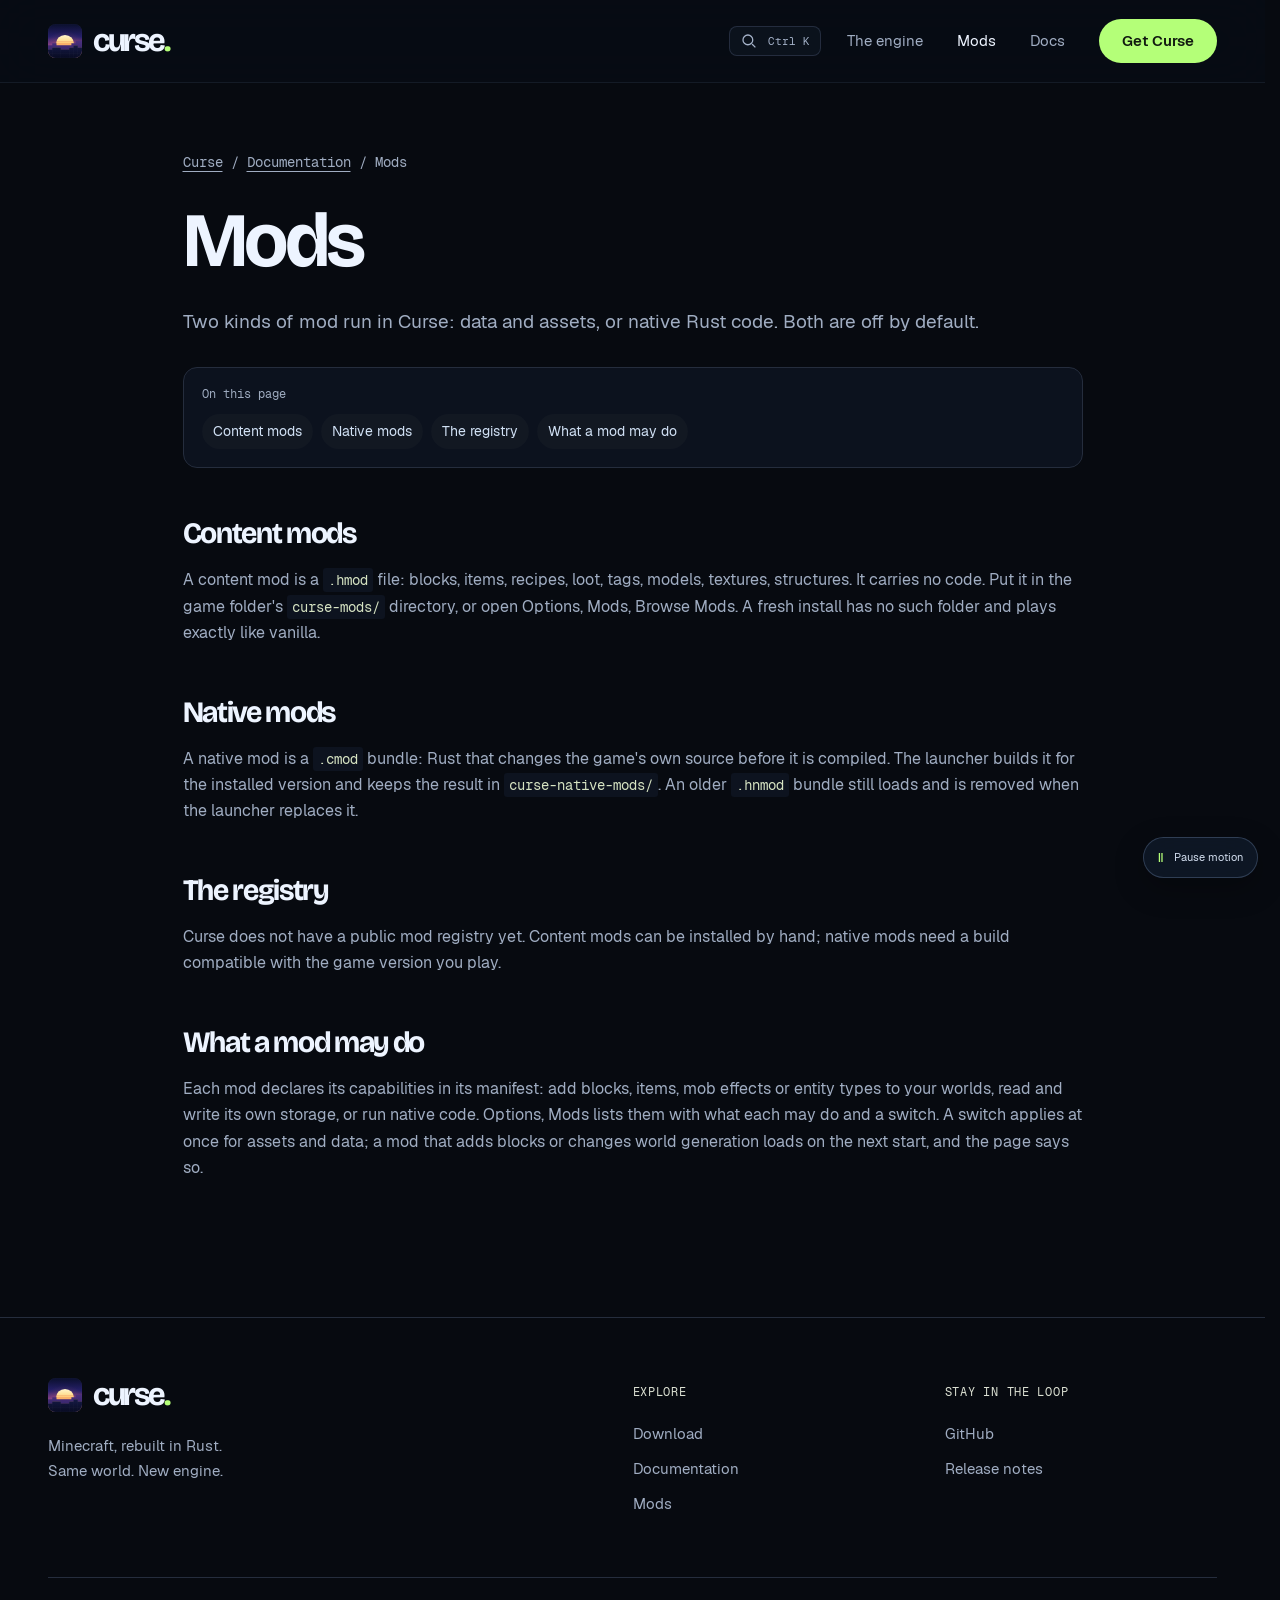
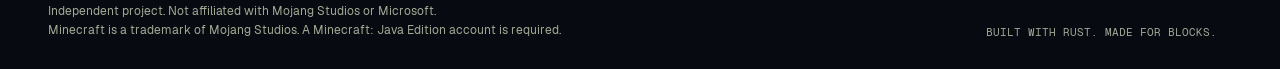
<file: mods.html>
<!doctype html>
<html lang="en">
  <head>
    <meta charset="utf-8" />
    <meta name="viewport" content="width=device-width, initial-scale=1" />
    <title>Mods</title>
    <meta
      name="description"
      content="Content mods and native Rust mods for Curse."
    />
    <link rel="canonical" href="https://curse-rusts.github.io/mods.html" />
    <link rel="icon" href="/assets/logo.svg" type="image/svg+xml" />
    <link rel="stylesheet" href="/assets/site.css?v=20261124b" />
    <meta name="theme-color" content="#070a10" />
    <link rel="stylesheet" href="/assets/motion.css?v=20261124b" />
    <script src="/assets/site.js?v=20261124b" defer></script>
    <meta property="og:title" content="Mods" />
    <meta
      property="og:description"
      content="Content mods and native Rust mods for Curse."
    />
    <meta
      property="og:image"
      content="https://curse-rusts.github.io/assets/shots/valley.webp"
    />
    <meta property="og:type" content="website" />
  </head>
  <body>
    <a class="skip" href="#main">Skip to content</a>
    <header class="top">
      <div class="wrap">
        <a class="brand" href="/" aria-label="Curse home"
          ><img src="/assets/logo.svg" width="34" height="34" alt="" /><span
            >curse<span class="brand-dot">.</span></span
          ></a
        >
        <button
          class="command-trigger"
          type="button"
          aria-label="Open quick navigation"
        >
          <svg
            viewBox="0 0 24 24"
            width="18"
            height="18"
            fill="none"
            stroke="currentColor"
            stroke-width="1.7"
            aria-hidden="true"
          >
            <circle cx="10.5" cy="10.5" r="6.5" />
            <path d="m16 16 4.5 4.5" />
          </svg>
          <kbd>Ctrl K</kbd>
        </button>
        <nav aria-label="Main navigation">
          <a href="/#engine">The engine</a><a href="/mods.html">Mods</a
          ><a href="/docs.html">Docs</a
          ><a class="cta" href="/download.html">Get Curse</a>
        </nav>
      </div>
    </header>
    <main id="main" class="wrap doc">
      <p class="crumbs">
        <a href="/">Curse</a> / <a href="/docs.html">Documentation</a> / Mods
      </p>
      <h1>Mods</h1>
      <p class="lead">
        Two kinds of mod run in Curse: data and assets, or native Rust code.
        Both are off by default.
      </p>

      <h2>Content mods</h2>
      <p>
        A content mod is a <code>.hmod</code> file: blocks, items, recipes,
        loot, tags, models, textures, structures. It carries no code. Put it in
        the game folder's <code>curse-mods/</code> directory, or open Options,
        Mods, Browse Mods. A fresh install has no such folder and plays exactly
        like vanilla.
      </p>

      <h2>Native mods</h2>
      <p>
        A native mod is a <code>.cmod</code> bundle: Rust that changes the
        game's own source before it is compiled. The launcher builds it for the
        installed version and keeps the result in
        <code>curse-native-mods/</code>. An older <code>.hnmod</code> bundle
        still loads and is removed when the launcher replaces it.
      </p>

      <h2>The registry</h2>
      <p>
        Curse does not have a public mod registry yet. Content mods can be
        installed by hand; native mods need a build compatible with the game
        version you play.
      </p>
      <h2>What a mod may do</h2>
      <p>
        Each mod declares its capabilities in its manifest: add blocks, items,
        mob effects or entity types to your worlds, read and write its own
        storage, or run native code. Options, Mods lists them with what each may
        do and a switch. A switch applies at once for assets and data; a mod
        that adds blocks or changes world generation loads on the next start,
        and the page says so.
      </p>
    </main>
    <footer>
      <div class="wrap">
        <div class="foot">
          <div>
            <a class="brand" href="/"
              ><img src="/assets/logo.svg" width="34" height="34" alt="" /><span
                >curse<span class="brand-dot">.</span></span
              ></a
            >
            <p>Minecraft, rebuilt in Rust.<br />Same world. New engine.</p>
          </div>
          <div>
            <h4>Explore</h4>
            <ul>
              <li><a href="/download.html">Download</a></li>
              <li><a href="/docs.html">Documentation</a></li>
              <li><a href="/mods.html">Mods</a></li>
            </ul>
          </div>
          <div>
            <h4>Stay in the loop</h4>
            <ul>
              <li><a href="https://github.com/curse-rusts">GitHub</a></li>
              <li>
                <a href="https://github.com/curse-rusts/downloads/releases"
                  >Release notes</a
                >
              </li>
            </ul>
          </div>
        </div>
        <div class="footer-bottom">
          <p>
            Independent project. Not affiliated with Mojang Studios or
            Microsoft.<br />Minecraft is a trademark of Mojang Studios. A
            Minecraft: Java Edition account is required.
          </p>
          <span class="mono">BUILT WITH RUST. MADE FOR BLOCKS.</span>
        </div>
      </div>
    </footer>
    <div class="reading-progress" aria-hidden="true"></div>
    <button
      class="motion-control"
      type="button"
      aria-pressed="false"
      aria-label="Pause decorative animations"
    >
      <span aria-hidden="true">Ⅱ</span
      ><span class="motion-label">Pause motion</span>
    </button>
    <dialog class="command-dialog" aria-labelledby="command-title">
      <div class="dialog-top">
        <h2 id="command-title">Where to?</h2>
        <button
          type="button"
          class="dialog-close"
          data-close-dialog
          aria-label="Close quick navigation"
        >
          ×
        </button>
      </div>
      <label class="command-label" for="command-search"
        >Find your next step</label
      ><input
        id="command-search"
        type="search"
        placeholder="Worlds, downloads, mods…"
        autocomplete="off"
      />
      <nav class="command-links" aria-label="Quick navigation">
        <a href="/download.html">Download Curse <span>Windows + Linux</span></a
        ><a href="/#engine">Explore the engine <span>Native Rust</span></a
        ><a href="/#worlds-title"
          >See the worlds <span>In-game captures</span></a
        ><a href="/mods.html">Make it yours <span>Mods</span></a
        ><a href="/docs.html">Read the docs <span>Get started</span></a
        ><a href="/docs/server.html"
          >Host a server <span>Your world, together</span></a
        >
      </nav>
      <p class="command-empty" hidden>
        No matching pages. Try “mods” or “download”.
      </p>
      <p class="command-help mono">ESC TO CLOSE · CTRL / ⌘ K TO OPEN</p>
    </dialog>
    <dialog class="image-dialog" aria-label="Game screenshot">
      <button
        type="button"
        class="dialog-close"
        data-close-dialog
        aria-label="Close screenshot"
      >
        ×</button
      ><img alt="" />
      <p class="mono">IN-GAME CAPTURE / CURSE</p>
    </dialog>
  </body>
</html>
</file>
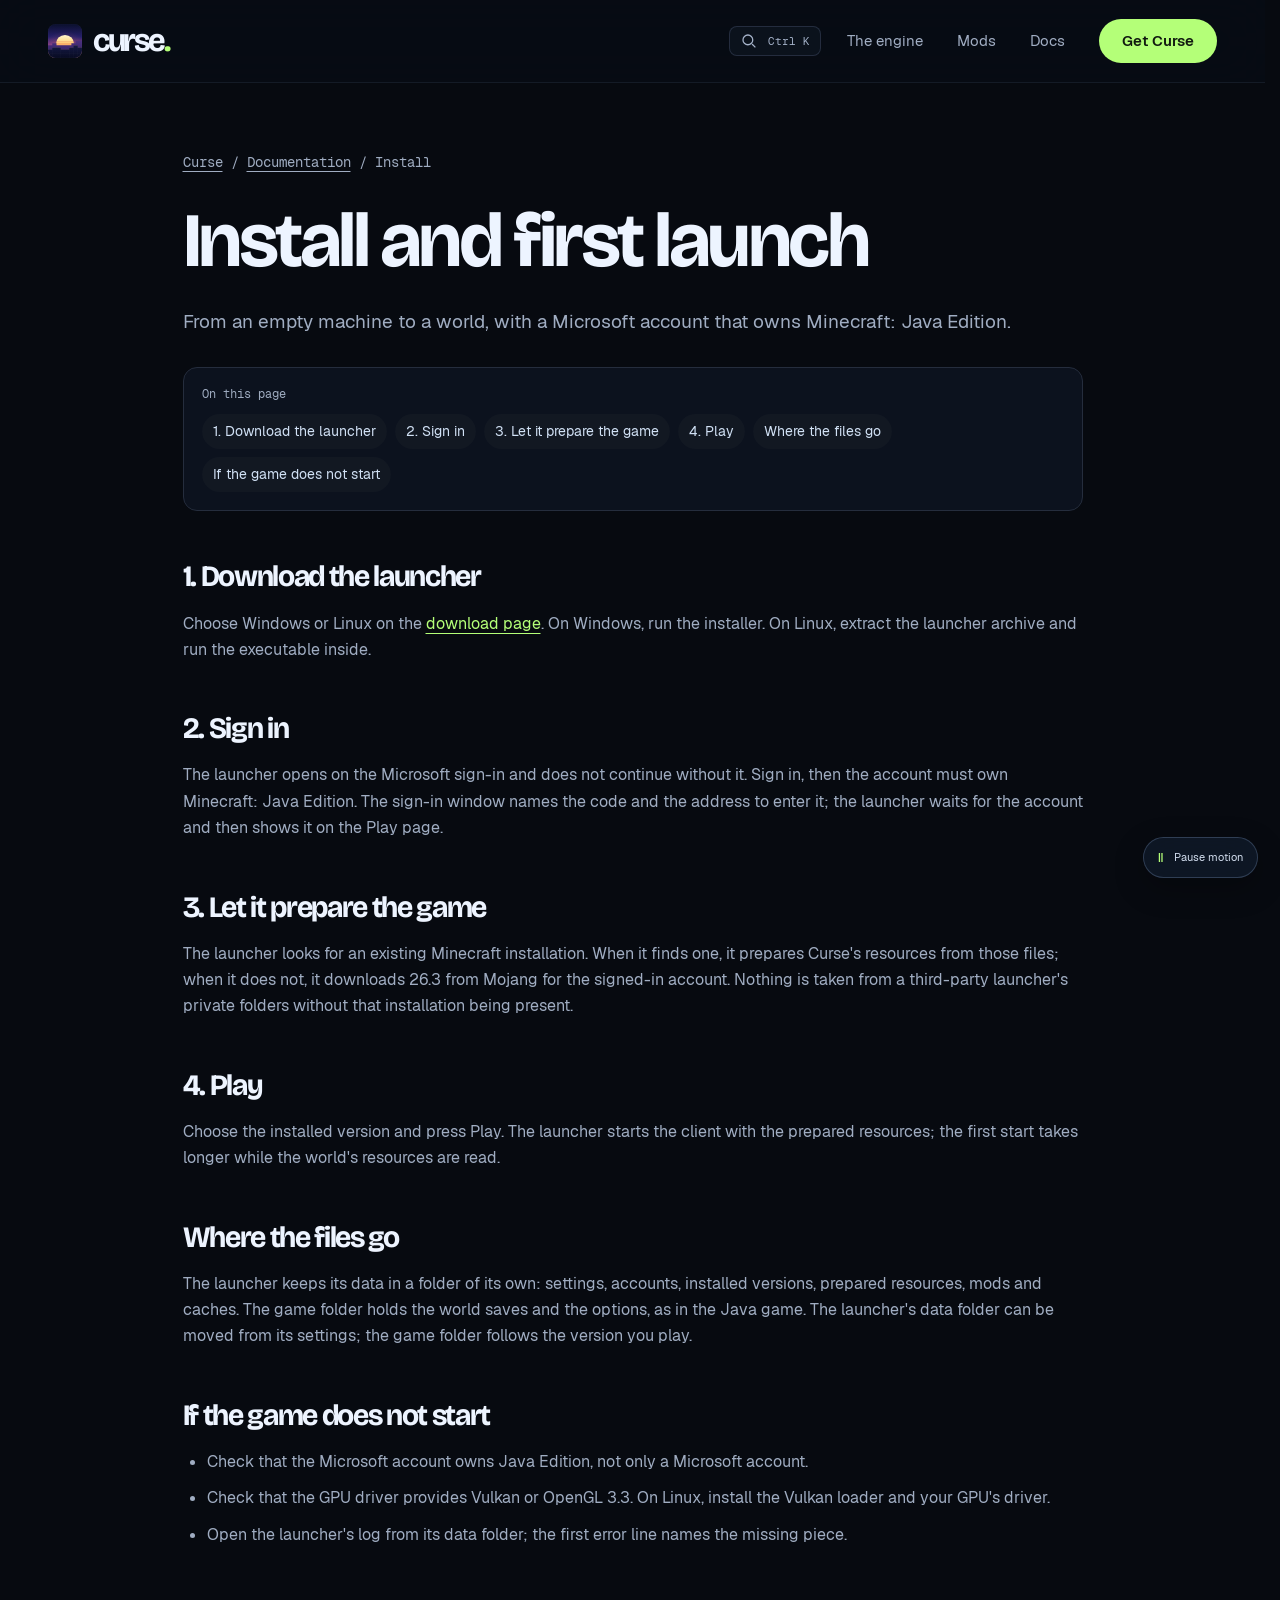
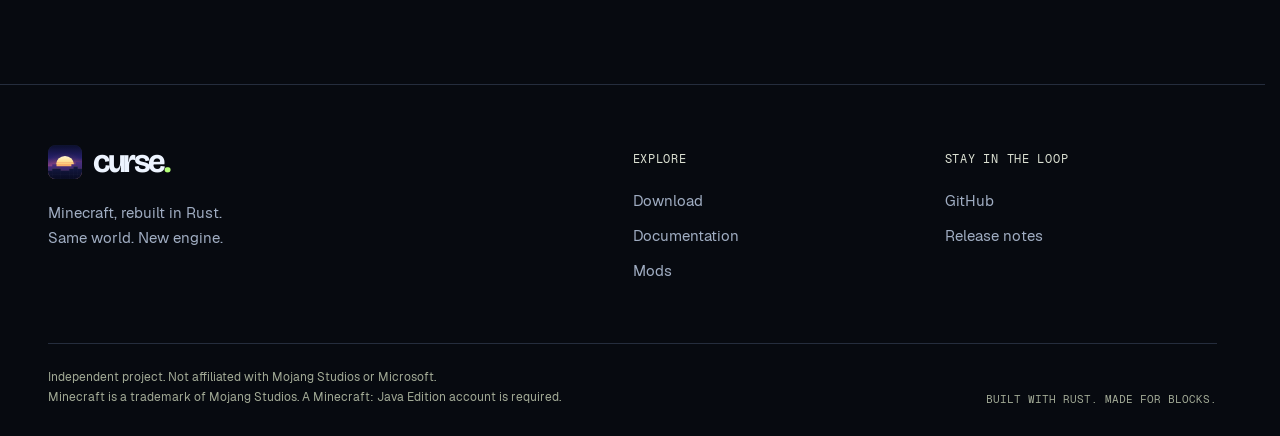
<file: docs/install.html>
<!doctype html>
<html lang="en">
  <head>
    <meta charset="utf-8" />
    <meta name="viewport" content="width=device-width, initial-scale=1" />
    <title>Install and first launch</title>
    <meta
      name="description"
      content="Install the Curse launcher, sign in with Microsoft, prepare the game and play."
    />
    <link
      rel="canonical"
      href="https://curse-rusts.github.io/docs/install.html"
    />
    <link rel="icon" href="/assets/logo.svg" type="image/svg+xml" />
    <link rel="stylesheet" href="/assets/site.css?v=20261124b" />
    <meta name="theme-color" content="#070a10" />
    <link rel="stylesheet" href="/assets/motion.css?v=20261124b" />
    <script src="/assets/site.js?v=20261124b" defer></script>
    <meta property="og:title" content="Install and first launch" />
    <meta
      property="og:description"
      content="Install the Curse launcher, sign in with Microsoft, prepare the game and play."
    />
    <meta
      property="og:image"
      content="https://curse-rusts.github.io/assets/shots/valley.webp"
    />
    <meta property="og:type" content="website" />
  </head>
  <body>
    <a class="skip" href="#main">Skip to content</a>
    <header class="top">
      <div class="wrap">
        <a class="brand" href="/" aria-label="Curse home"
          ><img src="/assets/logo.svg" width="34" height="34" alt="" /><span
            >curse<span class="brand-dot">.</span></span
          ></a
        >
        <button
          class="command-trigger"
          type="button"
          aria-label="Open quick navigation"
        >
          <svg
            viewBox="0 0 24 24"
            width="18"
            height="18"
            fill="none"
            stroke="currentColor"
            stroke-width="1.7"
            aria-hidden="true"
          >
            <circle cx="10.5" cy="10.5" r="6.5" />
            <path d="m16 16 4.5 4.5" />
          </svg>
          <kbd>Ctrl K</kbd>
        </button>
        <nav aria-label="Main navigation">
          <a href="/#engine">The engine</a><a href="/mods.html">Mods</a
          ><a href="/docs.html">Docs</a
          ><a class="cta" href="/download.html">Get Curse</a>
        </nav>
      </div>
    </header>
    <main id="main" class="wrap doc">
      <p class="crumbs">
        <a href="/">Curse</a> / <a href="/docs.html">Documentation</a> / Install
      </p>
      <h1>Install and first launch</h1>
      <p class="lead">
        From an empty machine to a world, with a Microsoft account that owns
        Minecraft: Java Edition.
      </p>

      <h2>1. Download the launcher</h2>
      <p>
        Choose Windows or Linux on the
        <a href="/download.html">download page</a>. On Windows, run the
        installer. On Linux, extract the launcher archive and run the executable
        inside.
      </p>

      <h2>2. Sign in</h2>
      <p>
        The launcher opens on the Microsoft sign-in and does not continue
        without it. Sign in, then the account must own Minecraft: Java Edition.
        The sign-in window names the code and the address to enter it; the
        launcher waits for the account and then shows it on the Play page.
      </p>

      <h2>3. Let it prepare the game</h2>
      <p>
        The launcher looks for an existing Minecraft installation. When it finds
        one, it prepares Curse's resources from those files; when it does not,
        it downloads 26.3 from Mojang for the signed-in account. Nothing is
        taken from a third-party launcher's private folders without that
        installation being present.
      </p>

      <h2>4. Play</h2>
      <p>
        Choose the installed version and press Play. The launcher starts the
        client with the prepared resources; the first start takes longer while
        the world's resources are read.
      </p>

      <h2>Where the files go</h2>
      <p>
        The launcher keeps its data in a folder of its own: settings, accounts,
        installed versions, prepared resources, mods and caches. The game folder
        holds the world saves and the options, as in the Java game. The
        launcher's data folder can be moved from its settings; the game folder
        follows the version you play.
      </p>

      <h2>If the game does not start</h2>
      <ul>
        <li>
          Check that the Microsoft account owns Java Edition, not only a
          Microsoft account.
        </li>
        <li>
          Check that the GPU driver provides Vulkan or OpenGL 3.3. On Linux,
          install the Vulkan loader and your GPU's driver.
        </li>
        <li>
          Open the launcher's log from its data folder; the first error line
          names the missing piece.
        </li>
      </ul>
    </main>
    <footer>
      <div class="wrap">
        <div class="foot">
          <div>
            <a class="brand" href="/"
              ><img src="/assets/logo.svg" width="34" height="34" alt="" /><span
                >curse<span class="brand-dot">.</span></span
              ></a
            >
            <p>Minecraft, rebuilt in Rust.<br />Same world. New engine.</p>
          </div>
          <div>
            <h4>Explore</h4>
            <ul>
              <li><a href="/download.html">Download</a></li>
              <li><a href="/docs.html">Documentation</a></li>
              <li><a href="/mods.html">Mods</a></li>
            </ul>
          </div>
          <div>
            <h4>Stay in the loop</h4>
            <ul>
              <li><a href="https://github.com/curse-rusts">GitHub</a></li>
              <li>
                <a href="https://github.com/curse-rusts/downloads/releases"
                  >Release notes</a
                >
              </li>
            </ul>
          </div>
        </div>
        <div class="footer-bottom">
          <p>
            Independent project. Not affiliated with Mojang Studios or
            Microsoft.<br />Minecraft is a trademark of Mojang Studios. A
            Minecraft: Java Edition account is required.
          </p>
          <span class="mono">BUILT WITH RUST. MADE FOR BLOCKS.</span>
        </div>
      </div>
    </footer>
    <div class="reading-progress" aria-hidden="true"></div>
    <button
      class="motion-control"
      type="button"
      aria-pressed="false"
      aria-label="Pause decorative animations"
    >
      <span aria-hidden="true">Ⅱ</span
      ><span class="motion-label">Pause motion</span>
    </button>
    <dialog class="command-dialog" aria-labelledby="command-title">
      <div class="dialog-top">
        <h2 id="command-title">Where to?</h2>
        <button
          type="button"
          class="dialog-close"
          data-close-dialog
          aria-label="Close quick navigation"
        >
          ×
        </button>
      </div>
      <label class="command-label" for="command-search"
        >Find your next step</label
      ><input
        id="command-search"
        type="search"
        placeholder="Worlds, downloads, mods…"
        autocomplete="off"
      />
      <nav class="command-links" aria-label="Quick navigation">
        <a href="/download.html">Download Curse <span>Windows + Linux</span></a
        ><a href="/#engine">Explore the engine <span>Native Rust</span></a
        ><a href="/#worlds-title"
          >See the worlds <span>In-game captures</span></a
        ><a href="/mods.html">Make it yours <span>Mods</span></a
        ><a href="/docs.html">Read the docs <span>Get started</span></a
        ><a href="/docs/server.html"
          >Host a server <span>Your world, together</span></a
        >
      </nav>
      <p class="command-empty" hidden>
        No matching pages. Try “mods” or “download”.
      </p>
      <p class="command-help mono">ESC TO CLOSE · CTRL / ⌘ K TO OPEN</p>
    </dialog>
    <dialog class="image-dialog" aria-label="Game screenshot">
      <button
        type="button"
        class="dialog-close"
        data-close-dialog
        aria-label="Close screenshot"
      >
        ×</button
      ><img alt="" />
      <p class="mono">IN-GAME CAPTURE / CURSE</p>
    </dialog>
  </body>
</html>
</file>
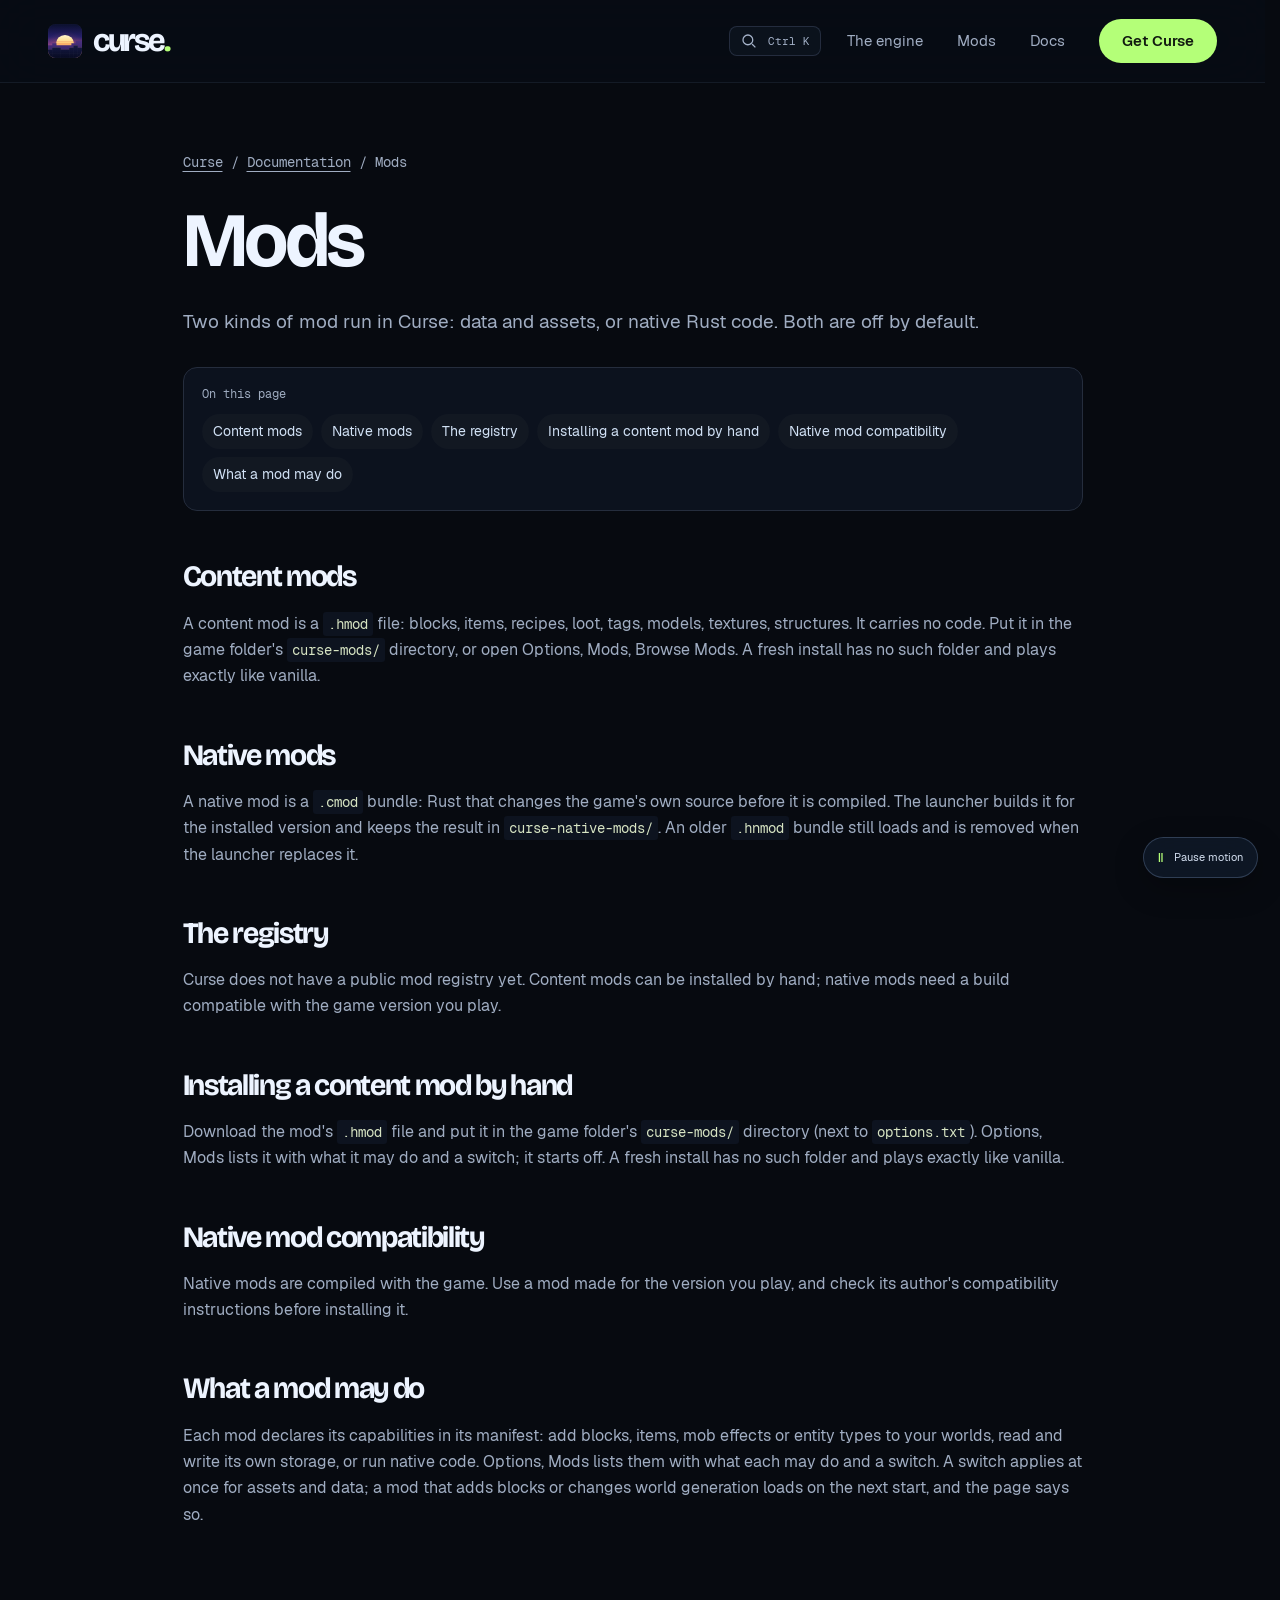
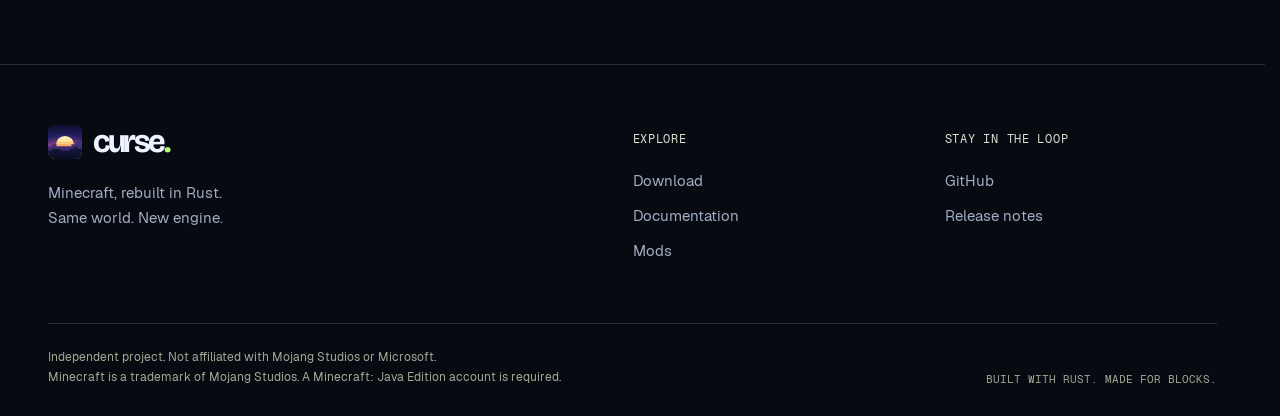
<file: docs/mods.html>
<!doctype html>
<html lang="en">
  <head>
    <meta charset="utf-8" />
    <meta name="viewport" content="width=device-width, initial-scale=1" />
    <title>Mods in Curse</title>
    <meta
      name="description"
      content="Content mods and native Rust mods: formats, installation and compatibility."
    />
    <link rel="canonical" href="https://curse-rusts.github.io/docs/mods.html" />
    <link rel="icon" href="/assets/logo.svg" type="image/svg+xml" />
    <link rel="stylesheet" href="/assets/site.css?v=20261124b" />
    <meta name="theme-color" content="#070a10" />
    <link rel="stylesheet" href="/assets/motion.css?v=20261124b" />
    <script src="/assets/site.js?v=20261124b" defer></script>
    <meta property="og:title" content="Mods in Curse" />
    <meta
      property="og:description"
      content="Content mods and native Rust mods: formats, installation and compatibility."
    />
    <meta
      property="og:image"
      content="https://curse-rusts.github.io/assets/shots/valley.webp"
    />
    <meta property="og:type" content="website" />
  </head>
  <body>
    <a class="skip" href="#main">Skip to content</a>
    <header class="top">
      <div class="wrap">
        <a class="brand" href="/" aria-label="Curse home"
          ><img src="/assets/logo.svg" width="34" height="34" alt="" /><span
            >curse<span class="brand-dot">.</span></span
          ></a
        >
        <button
          class="command-trigger"
          type="button"
          aria-label="Open quick navigation"
        >
          <svg
            viewBox="0 0 24 24"
            width="18"
            height="18"
            fill="none"
            stroke="currentColor"
            stroke-width="1.7"
            aria-hidden="true"
          >
            <circle cx="10.5" cy="10.5" r="6.5" />
            <path d="m16 16 4.5 4.5" />
          </svg>
          <kbd>Ctrl K</kbd>
        </button>
        <nav aria-label="Main navigation">
          <a href="/#engine">The engine</a><a href="/mods.html">Mods</a
          ><a href="/docs.html">Docs</a
          ><a class="cta" href="/download.html">Get Curse</a>
        </nav>
      </div>
    </header>
    <main id="main" class="wrap doc">
      <p class="crumbs">
        <a href="/">Curse</a> / <a href="/docs.html">Documentation</a> / Mods
      </p>
      <h1>Mods</h1>
      <p class="lead">
        Two kinds of mod run in Curse: data and assets, or native Rust code.
        Both are off by default.
      </p>

      <h2>Content mods</h2>
      <p>
        A content mod is a <code>.hmod</code> file: blocks, items, recipes,
        loot, tags, models, textures, structures. It carries no code. Put it in
        the game folder's <code>curse-mods/</code> directory, or open Options,
        Mods, Browse Mods. A fresh install has no such folder and plays exactly
        like vanilla.
      </p>

      <h2>Native mods</h2>
      <p>
        A native mod is a <code>.cmod</code> bundle: Rust that changes the
        game's own source before it is compiled. The launcher builds it for the
        installed version and keeps the result in
        <code>curse-native-mods/</code>. An older <code>.hnmod</code> bundle
        still loads and is removed when the launcher replaces it.
      </p>

      <h2>The registry</h2>
      <p>
        Curse does not have a public mod registry yet. Content mods can be
        installed by hand; native mods need a build compatible with the game
        version you play.
      </p>
      <h2>Installing a content mod by hand</h2>
      <p>
        Download the mod's <code>.hmod</code> file and put it in the game
        folder's <code>curse-mods/</code> directory (next to
        <code>options.txt</code>). Options, Mods lists it with what it may do
        and a switch; it starts off. A fresh install has no such folder and
        plays exactly like vanilla.
      </p>
      <h2>Native mod compatibility</h2>
      <p>
        Native mods are compiled with the game. Use a mod made for the version
        you play, and check its author's compatibility instructions before
        installing it.
      </p>

      <h2>What a mod may do</h2>
      <p>
        Each mod declares its capabilities in its manifest: add blocks, items,
        mob effects or entity types to your worlds, read and write its own
        storage, or run native code. Options, Mods lists them with what each may
        do and a switch. A switch applies at once for assets and data; a mod
        that adds blocks or changes world generation loads on the next start,
        and the page says so.
      </p>
    </main>
    <footer>
      <div class="wrap">
        <div class="foot">
          <div>
            <a class="brand" href="/"
              ><img src="/assets/logo.svg" width="34" height="34" alt="" /><span
                >curse<span class="brand-dot">.</span></span
              ></a
            >
            <p>Minecraft, rebuilt in Rust.<br />Same world. New engine.</p>
          </div>
          <div>
            <h4>Explore</h4>
            <ul>
              <li><a href="/download.html">Download</a></li>
              <li><a href="/docs.html">Documentation</a></li>
              <li><a href="/mods.html">Mods</a></li>
            </ul>
          </div>
          <div>
            <h4>Stay in the loop</h4>
            <ul>
              <li><a href="https://github.com/curse-rusts">GitHub</a></li>
              <li>
                <a href="https://github.com/curse-rusts/downloads/releases"
                  >Release notes</a
                >
              </li>
            </ul>
          </div>
        </div>
        <div class="footer-bottom">
          <p>
            Independent project. Not affiliated with Mojang Studios or
            Microsoft.<br />Minecraft is a trademark of Mojang Studios. A
            Minecraft: Java Edition account is required.
          </p>
          <span class="mono">BUILT WITH RUST. MADE FOR BLOCKS.</span>
        </div>
      </div>
    </footer>
    <div class="reading-progress" aria-hidden="true"></div>
    <button
      class="motion-control"
      type="button"
      aria-pressed="false"
      aria-label="Pause decorative animations"
    >
      <span aria-hidden="true">Ⅱ</span
      ><span class="motion-label">Pause motion</span>
    </button>
    <dialog class="command-dialog" aria-labelledby="command-title">
      <div class="dialog-top">
        <h2 id="command-title">Where to?</h2>
        <button
          type="button"
          class="dialog-close"
          data-close-dialog
          aria-label="Close quick navigation"
        >
          ×
        </button>
      </div>
      <label class="command-label" for="command-search"
        >Find your next step</label
      ><input
        id="command-search"
        type="search"
        placeholder="Worlds, downloads, mods…"
        autocomplete="off"
      />
      <nav class="command-links" aria-label="Quick navigation">
        <a href="/download.html">Download Curse <span>Windows + Linux</span></a
        ><a href="/#engine">Explore the engine <span>Native Rust</span></a
        ><a href="/#worlds-title"
          >See the worlds <span>In-game captures</span></a
        ><a href="/mods.html">Make it yours <span>Mods</span></a
        ><a href="/docs.html">Read the docs <span>Get started</span></a
        ><a href="/docs/server.html"
          >Host a server <span>Your world, together</span></a
        >
      </nav>
      <p class="command-empty" hidden>
        No matching pages. Try “mods” or “download”.
      </p>
      <p class="command-help mono">ESC TO CLOSE · CTRL / ⌘ K TO OPEN</p>
    </dialog>
    <dialog class="image-dialog" aria-label="Game screenshot">
      <button
        type="button"
        class="dialog-close"
        data-close-dialog
        aria-label="Close screenshot"
      >
        ×</button
      ><img alt="" />
      <p class="mono">IN-GAME CAPTURE / CURSE</p>
    </dialog>
  </body>
</html>
</file>
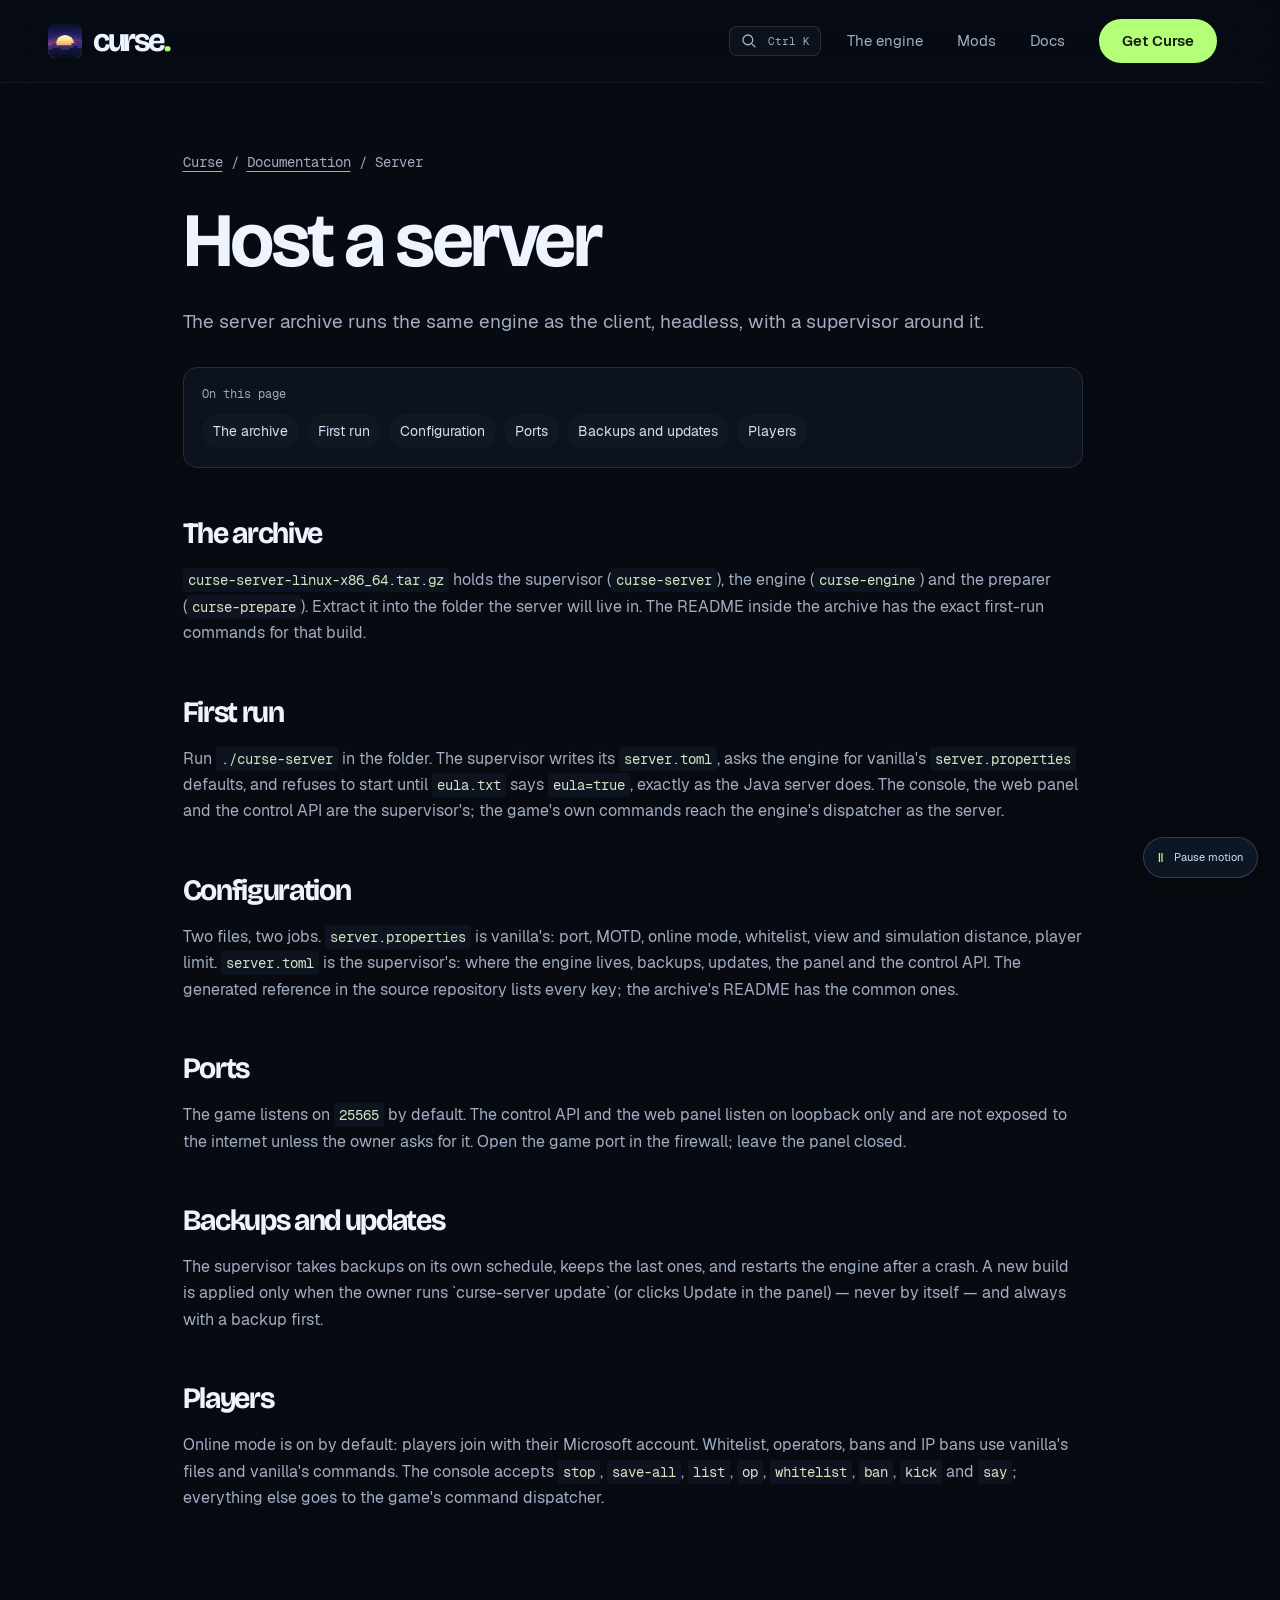
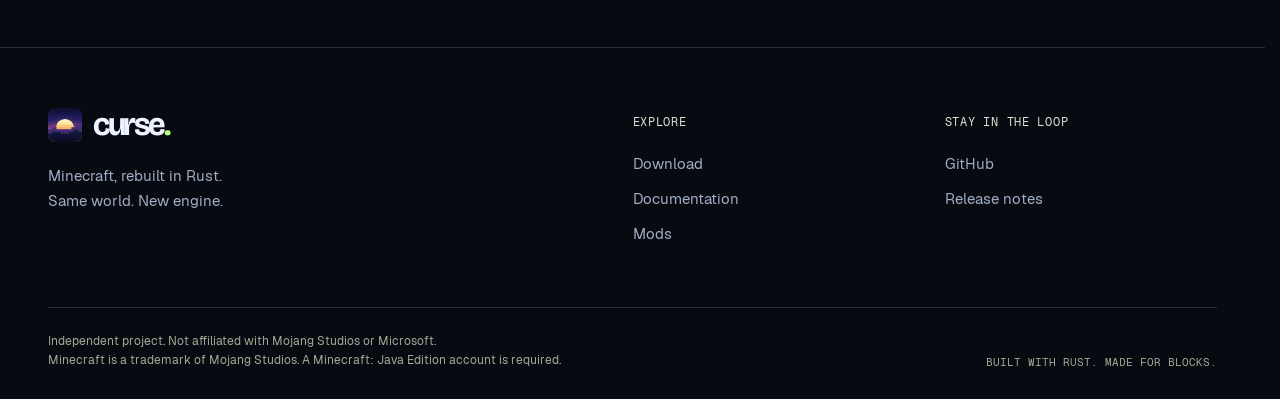
<file: docs/server.html>
<!doctype html>
<html lang="en">
  <head>
    <meta charset="utf-8" />
    <meta name="viewport" content="width=device-width, initial-scale=1" />
    <title>Host a Curse server</title>
    <meta
      name="description"
      content="The server archive, the first run, server.toml, server.properties, ports and backups."
    />
    <link
      rel="canonical"
      href="https://curse-rusts.github.io/docs/server.html"
    />
    <link rel="icon" href="/assets/logo.svg" type="image/svg+xml" />
    <link rel="stylesheet" href="/assets/site.css?v=20261124b" />
    <meta name="theme-color" content="#070a10" />
    <link rel="stylesheet" href="/assets/motion.css?v=20261124b" />
    <script src="/assets/site.js?v=20261124b" defer></script>
    <meta property="og:title" content="Host a Curse server" />
    <meta
      property="og:description"
      content="The server archive, the first run, server.toml, server.properties, ports and backups."
    />
    <meta
      property="og:image"
      content="https://curse-rusts.github.io/assets/shots/valley.webp"
    />
    <meta property="og:type" content="website" />
  </head>
  <body>
    <a class="skip" href="#main">Skip to content</a>
    <header class="top">
      <div class="wrap">
        <a class="brand" href="/" aria-label="Curse home"
          ><img src="/assets/logo.svg" width="34" height="34" alt="" /><span
            >curse<span class="brand-dot">.</span></span
          ></a
        >
        <button
          class="command-trigger"
          type="button"
          aria-label="Open quick navigation"
        >
          <svg
            viewBox="0 0 24 24"
            width="18"
            height="18"
            fill="none"
            stroke="currentColor"
            stroke-width="1.7"
            aria-hidden="true"
          >
            <circle cx="10.5" cy="10.5" r="6.5" />
            <path d="m16 16 4.5 4.5" />
          </svg>
          <kbd>Ctrl K</kbd>
        </button>
        <nav aria-label="Main navigation">
          <a href="/#engine">The engine</a><a href="/mods.html">Mods</a
          ><a href="/docs.html">Docs</a
          ><a class="cta" href="/download.html">Get Curse</a>
        </nav>
      </div>
    </header>
    <main id="main" class="wrap doc">
      <p class="crumbs">
        <a href="/">Curse</a> / <a href="/docs.html">Documentation</a> / Server
      </p>
      <h1>Host a server</h1>
      <p class="lead">
        The server archive runs the same engine as the client, headless, with a
        supervisor around it.
      </p>

      <h2>The archive</h2>
      <p>
        <code>curse-server-linux-x86_64.tar.gz</code> holds the supervisor
        (<code>curse-server</code>), the engine (<code>curse-engine</code>) and
        the preparer (<code>curse-prepare</code>). Extract it into the folder
        the server will live in. The README inside the archive has the exact
        first-run commands for that build.
      </p>

      <h2>First run</h2>
      <p>
        Run <code>./curse-server</code> in the folder. The supervisor writes its
        <code>server.toml</code>, asks the engine for vanilla's
        <code>server.properties</code> defaults, and refuses to start until
        <code>eula.txt</code> says <code>eula=true</code>, exactly as the Java
        server does. The console, the web panel and the control API are the
        supervisor's; the game's own commands reach the engine's dispatcher as
        the server.
      </p>

      <h2>Configuration</h2>
      <p>
        Two files, two jobs. <code>server.properties</code> is vanilla's: port,
        MOTD, online mode, whitelist, view and simulation distance, player
        limit. <code>server.toml</code> is the supervisor's: where the engine
        lives, backups, updates, the panel and the control API. The generated
        reference in the source repository lists every key; the archive's README
        has the common ones.
      </p>

      <h2>Ports</h2>
      <p>
        The game listens on <code>25565</code> by default. The control API and
        the web panel listen on loopback only and are not exposed to the
        internet unless the owner asks for it. Open the game port in the
        firewall; leave the panel closed.
      </p>

      <h2>Backups and updates</h2>
      <p>
        The supervisor takes backups on its own schedule, keeps the last ones,
        and restarts the engine after a crash. A new build is applied only when
        the owner runs `curse-server update` (or clicks Update in the panel) —
        never by itself — and always with a backup first.
      </p>

      <h2>Players</h2>
      <p>
        Online mode is on by default: players join with their Microsoft account.
        Whitelist, operators, bans and IP bans use vanilla's files and vanilla's
        commands. The console accepts <code>stop</code>, <code>save-all</code>,
        <code>list</code>, <code>op</code>, <code>whitelist</code>,
        <code>ban</code>, <code>kick</code> and <code>say</code>; everything
        else goes to the game's command dispatcher.
      </p>
    </main>
    <footer>
      <div class="wrap">
        <div class="foot">
          <div>
            <a class="brand" href="/"
              ><img src="/assets/logo.svg" width="34" height="34" alt="" /><span
                >curse<span class="brand-dot">.</span></span
              ></a
            >
            <p>Minecraft, rebuilt in Rust.<br />Same world. New engine.</p>
          </div>
          <div>
            <h4>Explore</h4>
            <ul>
              <li><a href="/download.html">Download</a></li>
              <li><a href="/docs.html">Documentation</a></li>
              <li><a href="/mods.html">Mods</a></li>
            </ul>
          </div>
          <div>
            <h4>Stay in the loop</h4>
            <ul>
              <li><a href="https://github.com/curse-rusts">GitHub</a></li>
              <li>
                <a href="https://github.com/curse-rusts/downloads/releases"
                  >Release notes</a
                >
              </li>
            </ul>
          </div>
        </div>
        <div class="footer-bottom">
          <p>
            Independent project. Not affiliated with Mojang Studios or
            Microsoft.<br />Minecraft is a trademark of Mojang Studios. A
            Minecraft: Java Edition account is required.
          </p>
          <span class="mono">BUILT WITH RUST. MADE FOR BLOCKS.</span>
        </div>
      </div>
    </footer>
    <div class="reading-progress" aria-hidden="true"></div>
    <button
      class="motion-control"
      type="button"
      aria-pressed="false"
      aria-label="Pause decorative animations"
    >
      <span aria-hidden="true">Ⅱ</span
      ><span class="motion-label">Pause motion</span>
    </button>
    <dialog class="command-dialog" aria-labelledby="command-title">
      <div class="dialog-top">
        <h2 id="command-title">Where to?</h2>
        <button
          type="button"
          class="dialog-close"
          data-close-dialog
          aria-label="Close quick navigation"
        >
          ×
        </button>
      </div>
      <label class="command-label" for="command-search"
        >Find your next step</label
      ><input
        id="command-search"
        type="search"
        placeholder="Worlds, downloads, mods…"
        autocomplete="off"
      />
      <nav class="command-links" aria-label="Quick navigation">
        <a href="/download.html">Download Curse <span>Windows + Linux</span></a
        ><a href="/#engine">Explore the engine <span>Native Rust</span></a
        ><a href="/#worlds-title"
          >See the worlds <span>In-game captures</span></a
        ><a href="/mods.html">Make it yours <span>Mods</span></a
        ><a href="/docs.html">Read the docs <span>Get started</span></a
        ><a href="/docs/server.html"
          >Host a server <span>Your world, together</span></a
        >
      </nav>
      <p class="command-empty" hidden>
        No matching pages. Try “mods” or “download”.
      </p>
      <p class="command-help mono">ESC TO CLOSE · CTRL / ⌘ K TO OPEN</p>
    </dialog>
    <dialog class="image-dialog" aria-label="Game screenshot">
      <button
        type="button"
        class="dialog-close"
        data-close-dialog
        aria-label="Close screenshot"
      >
        ×</button
      ><img alt="" />
      <p class="mono">IN-GAME CAPTURE / CURSE</p>
    </dialog>
  </body>
</html>
</file>
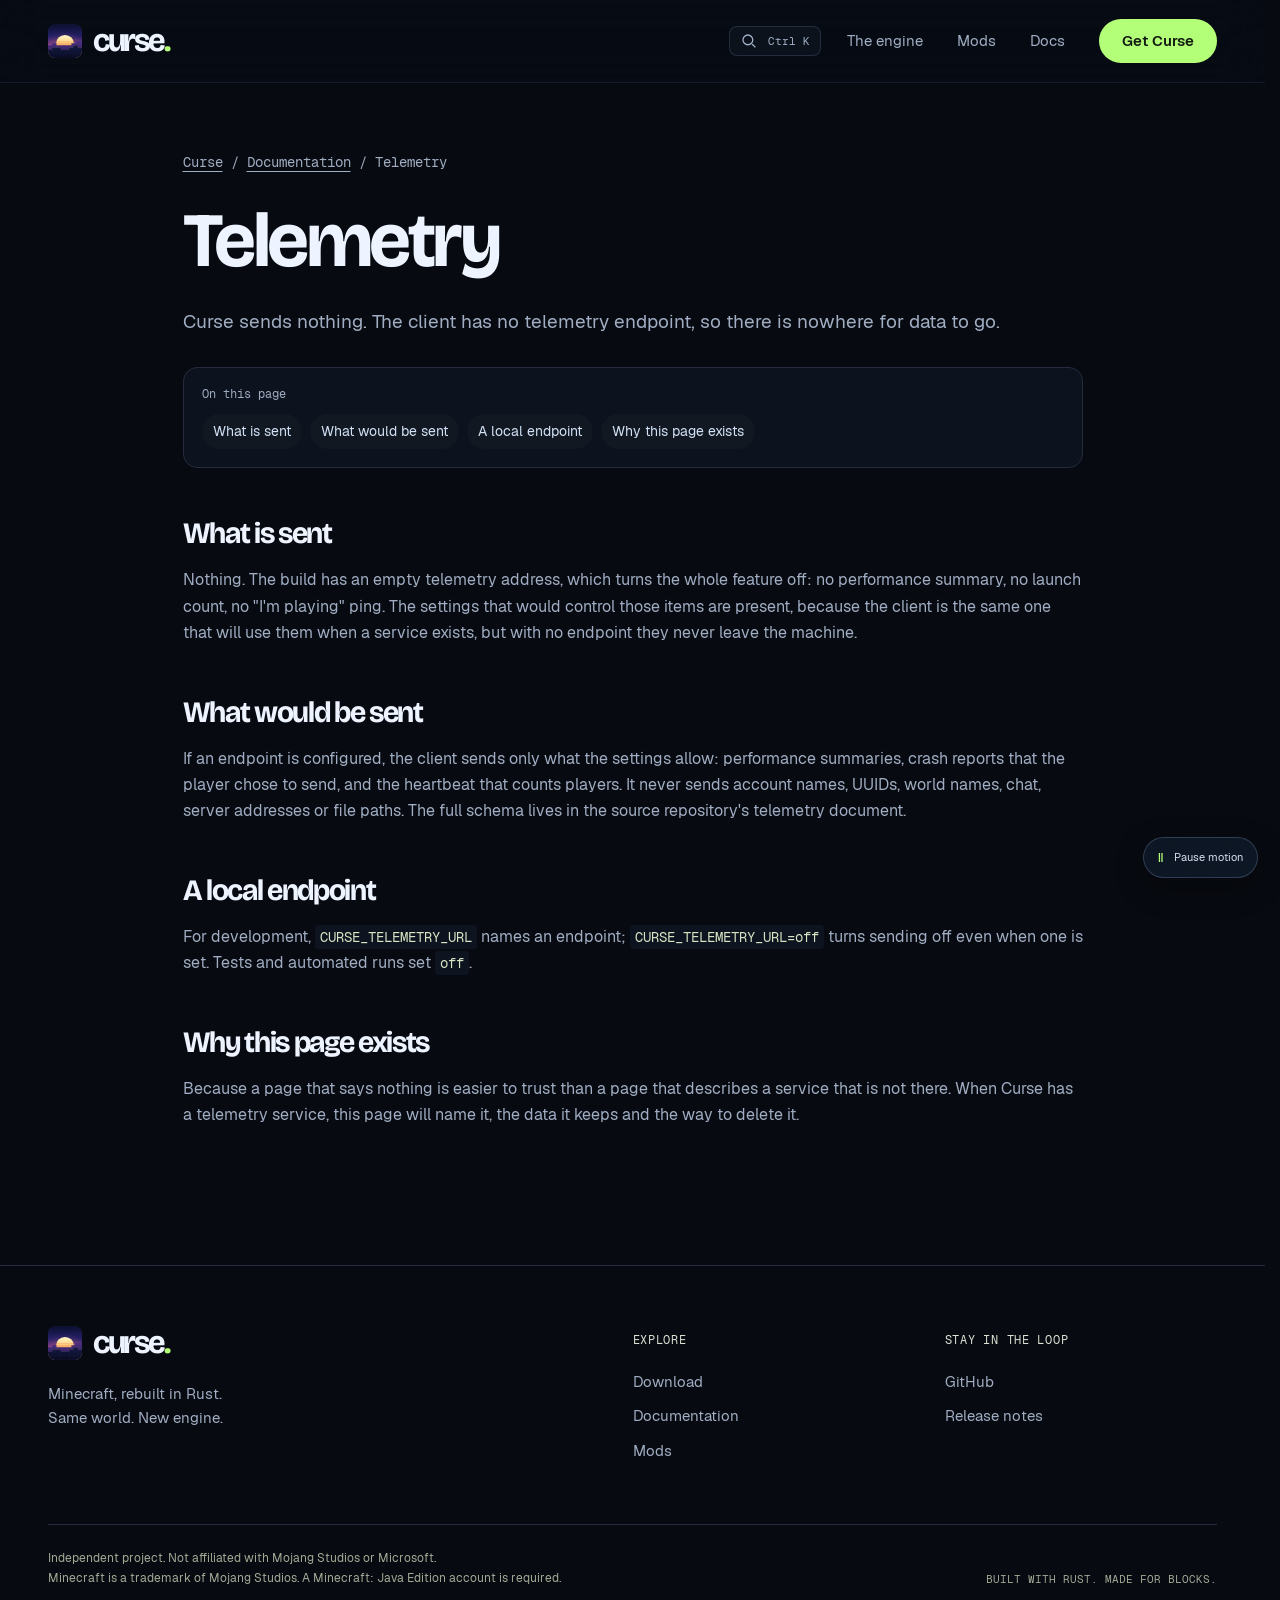
<file: docs/telemetry.html>
<!doctype html>
<html lang="en">
  <head>
    <meta charset="utf-8" />
    <meta name="viewport" content="width=device-width, initial-scale=1" />
    <title>Telemetry</title>
    <meta
      name="description"
      content="Curse sends nothing: the build has no telemetry endpoint."
    />
    <link
      rel="canonical"
      href="https://curse-rusts.github.io/docs/telemetry.html"
    />
    <link rel="icon" href="/assets/logo.svg" type="image/svg+xml" />
    <link rel="stylesheet" href="/assets/site.css?v=20261124b" />
    <meta name="theme-color" content="#070a10" />
    <link rel="stylesheet" href="/assets/motion.css?v=20261124b" />
    <script src="/assets/site.js?v=20261124b" defer></script>
    <meta property="og:title" content="Telemetry" />
    <meta
      property="og:description"
      content="Curse sends nothing: the build has no telemetry endpoint."
    />
    <meta
      property="og:image"
      content="https://curse-rusts.github.io/assets/shots/valley.webp"
    />
    <meta property="og:type" content="website" />
  </head>
  <body>
    <a class="skip" href="#main">Skip to content</a>
    <header class="top">
      <div class="wrap">
        <a class="brand" href="/" aria-label="Curse home"
          ><img src="/assets/logo.svg" width="34" height="34" alt="" /><span
            >curse<span class="brand-dot">.</span></span
          ></a
        >
        <button
          class="command-trigger"
          type="button"
          aria-label="Open quick navigation"
        >
          <svg
            viewBox="0 0 24 24"
            width="18"
            height="18"
            fill="none"
            stroke="currentColor"
            stroke-width="1.7"
            aria-hidden="true"
          >
            <circle cx="10.5" cy="10.5" r="6.5" />
            <path d="m16 16 4.5 4.5" />
          </svg>
          <kbd>Ctrl K</kbd>
        </button>
        <nav aria-label="Main navigation">
          <a href="/#engine">The engine</a><a href="/mods.html">Mods</a
          ><a href="/docs.html">Docs</a
          ><a class="cta" href="/download.html">Get Curse</a>
        </nav>
      </div>
    </header>
    <main id="main" class="wrap doc">
      <p class="crumbs">
        <a href="/">Curse</a> / <a href="/docs.html">Documentation</a> /
        Telemetry
      </p>
      <h1>Telemetry</h1>
      <p class="lead">
        Curse sends nothing. The client has no telemetry endpoint, so there is
        nowhere for data to go.
      </p>

      <h2>What is sent</h2>
      <p>
        Nothing. The build has an empty telemetry address, which turns the whole
        feature off: no performance summary, no launch count, no "I'm playing"
        ping. The settings that would control those items are present, because
        the client is the same one that will use them when a service exists, but
        with no endpoint they never leave the machine.
      </p>

      <h2>What would be sent</h2>
      <p>
        If an endpoint is configured, the client sends only what the settings
        allow: performance summaries, crash reports that the player chose to
        send, and the heartbeat that counts players. It never sends account
        names, UUIDs, world names, chat, server addresses or file paths. The
        full schema lives in the source repository's telemetry document.
      </p>

      <h2>A local endpoint</h2>
      <p>
        For development, <code>CURSE_TELEMETRY_URL</code> names an endpoint;
        <code>CURSE_TELEMETRY_URL=off</code> turns sending off even when one is
        set. Tests and automated runs set <code>off</code>.
      </p>

      <h2>Why this page exists</h2>
      <p>
        Because a page that says nothing is easier to trust than a page that
        describes a service that is not there. When Curse has a telemetry
        service, this page will name it, the data it keeps and the way to delete
        it.
      </p>
    </main>
    <footer>
      <div class="wrap">
        <div class="foot">
          <div>
            <a class="brand" href="/"
              ><img src="/assets/logo.svg" width="34" height="34" alt="" /><span
                >curse<span class="brand-dot">.</span></span
              ></a
            >
            <p>Minecraft, rebuilt in Rust.<br />Same world. New engine.</p>
          </div>
          <div>
            <h4>Explore</h4>
            <ul>
              <li><a href="/download.html">Download</a></li>
              <li><a href="/docs.html">Documentation</a></li>
              <li><a href="/mods.html">Mods</a></li>
            </ul>
          </div>
          <div>
            <h4>Stay in the loop</h4>
            <ul>
              <li><a href="https://github.com/curse-rusts">GitHub</a></li>
              <li>
                <a href="https://github.com/curse-rusts/downloads/releases"
                  >Release notes</a
                >
              </li>
            </ul>
          </div>
        </div>
        <div class="footer-bottom">
          <p>
            Independent project. Not affiliated with Mojang Studios or
            Microsoft.<br />Minecraft is a trademark of Mojang Studios. A
            Minecraft: Java Edition account is required.
          </p>
          <span class="mono">BUILT WITH RUST. MADE FOR BLOCKS.</span>
        </div>
      </div>
    </footer>
    <div class="reading-progress" aria-hidden="true"></div>
    <button
      class="motion-control"
      type="button"
      aria-pressed="false"
      aria-label="Pause decorative animations"
    >
      <span aria-hidden="true">Ⅱ</span
      ><span class="motion-label">Pause motion</span>
    </button>
    <dialog class="command-dialog" aria-labelledby="command-title">
      <div class="dialog-top">
        <h2 id="command-title">Where to?</h2>
        <button
          type="button"
          class="dialog-close"
          data-close-dialog
          aria-label="Close quick navigation"
        >
          ×
        </button>
      </div>
      <label class="command-label" for="command-search"
        >Find your next step</label
      ><input
        id="command-search"
        type="search"
        placeholder="Worlds, downloads, mods…"
        autocomplete="off"
      />
      <nav class="command-links" aria-label="Quick navigation">
        <a href="/download.html">Download Curse <span>Windows + Linux</span></a
        ><a href="/#engine">Explore the engine <span>Native Rust</span></a
        ><a href="/#worlds-title"
          >See the worlds <span>In-game captures</span></a
        ><a href="/mods.html">Make it yours <span>Mods</span></a
        ><a href="/docs.html">Read the docs <span>Get started</span></a
        ><a href="/docs/server.html"
          >Host a server <span>Your world, together</span></a
        >
      </nav>
      <p class="command-empty" hidden>
        No matching pages. Try “mods” or “download”.
      </p>
      <p class="command-help mono">ESC TO CLOSE · CTRL / ⌘ K TO OPEN</p>
    </dialog>
    <dialog class="image-dialog" aria-label="Game screenshot">
      <button
        type="button"
        class="dialog-close"
        data-close-dialog
        aria-label="Close screenshot"
      >
        ×</button
      ><img alt="" />
      <p class="mono">IN-GAME CAPTURE / CURSE</p>
    </dialog>
  </body>
</html>
</file>
<file: assets/site.css>
@font-face {
  font-family: Geist;
  src: url("/assets/fonts/Geist-Regular.ttf") format("truetype");
  font-weight: 400;
  font-display: swap;
}
@font-face {
  font-family: Geist;
  src: url("/assets/fonts/Geist-SemiBold.ttf") format("truetype");
  font-weight: 600 800;
  font-display: swap;
}
@font-face {
  font-family: Bricolage;
  src: url("/assets/fonts/BricolageGrotesqueDisplay-Bold.ttf")
    format("truetype");
  font-weight: 700;
  font-display: swap;
}
@font-face {
  font-family: "Geist Mono";
  src: url("/assets/fonts/GeistMono-Regular.ttf") format("truetype");
  font-weight: 400;
  font-display: swap;
}
:root {
  color-scheme: dark;
  --bg: #111310;
  --panel: #1a1d18;
  --line: #33382e;
  --text: #f0f1e9;
  --muted: #b2b7a9;
  --accent: #ff8658;
  --accent-bright: #ffa781;
  --mono: "Geist Mono", monospace;
  --font: Geist, system-ui, sans-serif;
  --display: Bricolage, Geist, sans-serif;
  --max: 1328px;
}
* {
  box-sizing: border-box;
}
html {
  scroll-behavior: smooth;
  scroll-padding-top: 110px;
}
body {
  margin: 0;
  background: var(--bg);
  color: var(--text);
  font: 400 1rem/1.65 var(--font);
  -webkit-font-smoothing: antialiased;
}
button,
a {
  -webkit-tap-highlight-color: transparent;
}
button {
  font: inherit;
  cursor: pointer;
}
img {
  max-width: 100%;
  display: block;
}
a {
  color: inherit;
  text-decoration: none;
}
a:hover {
  color: var(--accent);
}
p {
  margin: 0 0 1rem;
}
h1,
h2,
h3,
h4 {
  margin: 0;
  font-weight: 700;
}
h1,
h2,
h3 {
  font-family: var(--display);
  line-height: 1.05;
  letter-spacing: -0.045em;
}
h1 {
  font-size: clamp(4rem, 7.9vw, 7.3rem);
}
h2 {
  font-size: clamp(2.5rem, 4.3vw, 4.25rem);
}
h3 {
  font-size: 2rem;
}
strong {
  font-weight: 600;
}
button:focus-visible,
a:focus-visible,
summary:focus-visible {
  outline: 2px solid var(--accent);
  outline-offset: 5px;
}
.wrap {
  width: min(100% - 96px, var(--max));
  margin-inline: auto;
}
.mono,
.eyebrow,
.hero-note,
.image-label,
.tech-strip,
.release-pill,
.fine {
  font-family: var(--mono);
}
.eyebrow {
  font-size: 0.875rem;
  letter-spacing: 0.06em;
  line-height: 1.5;
  color: var(--accent);
  margin: 0 0 24px;
}
.skip {
  position: fixed;
  top: -100px;
  left: 16px;
  z-index: 50;
  background: var(--accent);
  color: var(--bg);
  padding: 10px 20px;
}
.skip:focus {
  top: 12px;
}
.top {
  position: sticky;
  top: 0;
  z-index: 20;
  background: rgb(17 19 16 / 0.94);
  border-bottom: 1px solid var(--line);
  backdrop-filter: blur(18px);
}
.top .wrap {
  height: 88px;
  display: flex;
  align-items: center;
  justify-content: space-between;
}
.brand {
  display: inline-flex;
  gap: 11px;
  align-items: center;
}
.brand > span {
  font-family: var(--display);
  font-size: 2rem;
  font-weight: 700;
  letter-spacing: -0.075em;
  line-height: 1;
}
.brand-dot {
  color: var(--accent);
}
.brand:hover {
  color: var(--text);
}
.top nav {
  display: flex;
  gap: 34px;
  align-items: center;
  font-size: 0.9375rem;
}
.top nav a {
  color: var(--muted);
}
.top nav a:hover,
.top nav a[aria-current="page"] {
  color: var(--text);
}
.top nav .cta {
  background: var(--text);
  color: var(--bg);
  padding: 10px 19px;
  border-radius: 5px;
  font-weight: 600;
  white-space: nowrap;
}
.top nav .cta:hover {
  background: var(--accent);
  color: var(--bg);
}
.top nav .cta[aria-current="page"] {
  color: var(--bg);
  background: var(--accent);
}
.top nav .cta span {
  margin-left: 12px;
}
.hero {
  padding-top: 42px;
}
.hero-intro {
  display: flex;
  align-items: center;
  justify-content: space-between;
  gap: 20px;
}
.release-pill {
  display: inline-flex;
  gap: 12px;
  align-items: center;
  font-size: 0.8125rem;
  border: 1px solid var(--line);
  border-radius: 30px;
  padding: 7px 15px;
  color: var(--muted);
}
.release-icon {
  color: var(--accent);
  font-size: 1.1rem;
}
.pill-separator {
  color: #5e6657;
}
.hero-note {
  font-size: 0.75rem;
  letter-spacing: 0.07em;
  color: var(--muted);
}
.hero-heading {
  display: grid;
  grid-template-columns: 1.15fr 1fr;
  gap: 40px;
  align-items: end;
  margin: 42px 0 45px;
}
h1 > span {
  color: var(--accent);
}
.hero-copy {
  max-width: 460px;
  padding-bottom: 5px;
  justify-self: end;
}
.hero-copy > p:first-child {
  font-size: 1.125rem;
  line-height: 1.7;
  color: var(--muted);
  max-width: 40ch;
}
.hero-copy strong {
  color: var(--text);
}
.actions {
  display: flex;
  flex-wrap: wrap;
  align-items: center;
  gap: 24px;
  margin: 26px 0 0;
}
.btn {
  display: inline-flex;
  align-items: center;
  justify-content: center;
  gap: 26px;
  min-height: 52px;
  padding: 12px 23px;
  border: 1px solid #626a59;
  border-radius: 5px;
  font-size: 0.9375rem;
  font-weight: 600;
  transition:
    background 0.18s,
    transform 0.18s;
}
.btn:hover {
  background: #2d3327;
  color: var(--text);
  transform: translateY(-2px);
}
.btn.primary {
  background: var(--accent);
  color: #171910;
  border-color: var(--accent);
}
.btn.primary:hover {
  background: var(--accent-bright);
}
.text-link {
  font-size: 0.9375rem;
  border-bottom: 1px solid #68705f;
  padding-bottom: 4px;
}
.text-link:hover {
  border-color: var(--accent);
}
.fine {
  font-size: 0.75rem;
  color: var(--muted);
  margin: 16px 0 0;
  line-height: 1.8;
}
.world-window {
  height: 460px;
  position: relative;
  margin: 0;
  border: 1px solid #505c40;
  border-radius: 9px;
  overflow: hidden;
}
.world-window > img {
  width: 100%;
  height: 100%;
  object-fit: cover;
  object-position: center 58%;
}
.world-window:after {
  content: "";
  position: absolute;
  inset: 0;
  background: linear-gradient(
    180deg,
    rgb(0 0 0 / 0.16),
    transparent 35%,
    rgb(0 0 0 / 0.65)
  );
}
.world-top {
  position: absolute;
  top: 23px;
  left: 26px;
  right: 26px;
  display: flex;
  justify-content: space-between;
  z-index: 1;
}
.image-label {
  font-size: 0.75rem;
  color: #f3f4ee;
  letter-spacing: 0.04em;
}
.world-top .image-label {
  background: rgb(17 19 16 / 0.7);
  padding: 6px 11px;
  border: 1px solid rgb(255 255 255 / 0.2);
  display: flex;
  align-items: center;
  gap: 8px;
  border-radius: 3px;
}
.tiny-cube {
  width: 9px;
  height: 9px;
  background: #cce8a8;
}
.world-window figcaption {
  position: absolute;
  bottom: 25px;
  left: 28px;
  right: 28px;
  z-index: 1;
  display: flex;
  align-items: center;
  justify-content: space-between;
  font-size: 1.25rem;
}
.world-window figcaption .mono {
  font-size: 0.8125rem;
  color: #dedfd7;
}
.tech-strip {
  display: flex;
  justify-content: space-between;
  align-items: center;
  gap: 25px;
  padding: 27px 0;
  border-bottom: 1px solid var(--line);
  font-size: 0.75rem;
  letter-spacing: 0.04em;
  color: var(--muted);
}
.tech-strip > div {
  display: flex;
  gap: 25px;
  color: var(--text);
  font-size: 0.9375rem;
}
.tech-strip i {
  font-style: normal;
  color: #5d6655;
}
.section {
  padding-top: 112px;
}
.section-heading {
  display: flex;
  justify-content: space-between;
  align-items: end;
  gap: 70px;
  margin-bottom: 42px;
}
.section-lead {
  max-width: 390px;
  color: var(--muted);
  margin: 0;
  font-size: 1.0625rem;
}
.engine-grid {
  display: grid;
  grid-template-columns: 1.13fr 1fr 1fr;
  gap: 16px;
}
.feature {
  padding: 30px;
  background: var(--panel);
  border: 1px solid var(--line);
  border-radius: 8px;
  min-width: 0;
}
.feature-top {
  display: flex;
  justify-content: space-between;
  align-items: center;
  gap: 10px;
  margin-bottom: 44px;
}
.feature-top .eyebrow {
  margin: 0;
  color: var(--muted);
  font-size: 0.75rem;
}
.code-mark,
.block-symbol {
  font: 1.8rem var(--mono);
  color: var(--accent);
}
.feature h3 {
  margin-bottom: 20px;
}
.feature p {
  color: var(--muted);
  font-size: 1rem;
  line-height: 1.8;
}
.feature .text-link {
  display: inline-block;
  margin-top: 28px;
}
.feature-native {
  background: #24281e;
  border-color: #454d37;
}
.engine-stack {
  margin-top: 30px;
  border-top: 1px solid #49523c;
}
.engine-stack > span {
  display: flex;
  align-items: center;
  justify-content: space-between;
  padding: 11px 0;
  border-bottom: 1px solid #3d4533;
  font-family: var(--mono);
  font-size: 0.75rem;
}
.engine-stack b {
  font-weight: 400;
  color: #d5e6b7;
}
.engine-stack em {
  font-style: normal;
  color: var(--muted);
}
.parity-lines {
  font: 0.75rem/1.8 var(--mono);
  margin-top: 28px;
}
.parity-lines span {
  display: flex;
  justify-content: space-between;
  gap: 8px;
  padding: 6px 0;
  border-bottom: 1px solid var(--line);
  color: var(--muted);
}
.parity-lines b {
  font-weight: 400;
  color: #c8dea9;
}
.gallery-section {
  margin-top: 112px;
  background: #1a1d18;
  padding-top: 90px;
  padding-bottom: 90px;
  border-block: 1px solid var(--line);
}
.world-tabs {
  display: flex;
  gap: 6px;
  padding: 5px;
  border: 1px solid #444b3b;
  border-radius: 6px;
}
.world-tab {
  background: transparent;
  border: 0;
  padding: 10px 18px;
  color: var(--muted);
  border-radius: 3px;
  font-size: 0.875rem;
}
.world-tab[aria-pressed="true"] {
  background: #dce6cc;
  color: #171b12;
}
.world-tab:hover {
  color: var(--accent);
}
.world-tab[aria-pressed="true"]:hover {
  color: #171b12;
}
.gallery {
  margin: 0;
  position: relative;
  overflow: hidden;
  border-radius: 7px;
  aspect-ratio: 2.3;
}
.gallery > img {
  width: 100%;
  height: 100%;
  object-fit: cover;
}
.gallery:after {
  content: "";
  position: absolute;
  inset: 0;
  background: linear-gradient(0deg, rgb(0 0 0 / 0.85), transparent 75%);
}
.gallery figcaption {
  position: absolute;
  inset: auto 36px 34px;
  z-index: 1;
  display: flex;
  align-items: end;
  justify-content: space-between;
  gap: 20px;
}
.gallery .eyebrow {
  color: #e1e8d5;
  font-size: 0.75rem;
  margin-bottom: 14px;
}
.gallery h3 {
  font-size: clamp(2rem, 3.2vw, 3.25rem);
}
.ecosystem-grid {
  display: grid;
  grid-template-columns: 1.1fr 1fr;
  gap: 24px;
}
.launcher-feature {
  background: #23271e;
  border: 1px solid #475039;
  border-radius: 8px;
  padding: 36px;
  position: relative;
  overflow: hidden;
}
.launcher-feature:after {
  content: "";
  position: absolute;
  width: 170px;
  height: 170px;
  right: -90px;
  bottom: 10px;
  background:
    repeating-linear-gradient(0deg, transparent 0 31px, #54613b 32px 33px),
    repeating-linear-gradient(90deg, transparent 0 31px, #54613b 32px 33px);
  transform: rotate(-12deg);
  opacity: 0.4;
  pointer-events: none;
}
.launcher-feature .mono {
  font-size: 0.75rem;
  color: var(--muted);
}
.launcher-feature h3 {
  font-size: 3rem;
  margin-bottom: 20px;
}
.launcher-feature > p {
  max-width: 42ch;
  color: var(--muted);
}
.launch-flow {
  display: flex;
  gap: 18px;
  align-items: center;
  margin: 32px 0;
  color: #bdc5ae;
  font: 0.875rem var(--mono);
}
.launch-flow b {
  color: var(--accent);
  font-weight: 400;
}
.ecosystem-side {
  display: grid;
}
.ecosystem-side article {
  padding: 28px 32px;
  border-bottom: 1px solid var(--line);
}
.ecosystem-side article:first-child {
  padding-top: 8px;
}
.ecosystem-side .eyebrow {
  font-size: 0.75rem;
  margin-bottom: 18px;
}
.ecosystem-side h3 {
  font-size: 1.875rem;
  margin-bottom: 16px;
}
.ecosystem-side p {
  color: var(--muted);
  font-size: 1rem;
  max-width: 46ch;
}
.ecosystem-side .text-link {
  display: inline-block;
  margin-top: 8px;
}
.faq-section {
  display: grid;
  grid-template-columns: 0.8fr 1.2fr;
  gap: 80px;
  padding-bottom: 112px;
}
.faq details {
  border-bottom: 1px solid var(--line);
}
.faq details:first-child {
  border-top: 1px solid var(--line);
}
.faq summary {
  list-style: none;
  cursor: pointer;
  display: flex;
  align-items: center;
  justify-content: space-between;
  gap: 18px;
  padding: 24px 0;
  font-size: 1.0625rem;
}
.faq summary::-webkit-details-marker {
  display: none;
}
.faq summary:after {
  content: "+";
  font: 1.5rem var(--mono);
  color: var(--accent);
}
.faq details[open] summary:after {
  content: "−";
}
.faq details p {
  color: var(--muted);
  max-width: 58ch;
  padding-right: 30px;
  font-size: 1rem;
  padding-bottom: 14px;
}
.download-banner {
  position: relative;
  isolation: isolate;
  background: var(--accent);
  color: #1e2417;
  padding: 54px 60px;
  border-radius: 8px;
  overflow: hidden;
  display: grid;
  grid-template-columns: 1fr 1fr;
  gap: 28px;
}
.download-banner > .eyebrow {
  grid-column: 1/-1;
  color: #452e21;
  margin: 0;
}
.download-banner h2 {
  font-size: clamp(3rem, 5.8vw, 5.5rem);
}
.download-banner > div {
  justify-self: end;
  align-self: end;
  z-index: 1;
  padding-right: 36px;
}
.download-banner p {
  font-size: 0.875rem;
  margin: 18px 0 0;
  color: #493524;
}
.btn.dark {
  background: #1b2115;
  color: var(--text);
  border-color: #1b2115;
}
.btn.dark:hover {
  background: #313e25;
}
.banner-blocks {
  position: absolute;
  right: -30px;
  bottom: -110px;
  font: 360px/1 monospace;
  color: #db6841;
  z-index: -1;
}
footer {
  margin-top: 100px;
  padding: 60px 0 28px;
  border-top: 1px solid var(--line);
  color: var(--muted);
  font-size: 0.9375rem;
}
.foot {
  display: grid;
  grid-template-columns: 2fr 1fr 1fr;
  gap: 40px;
}
.foot .brand {
  color: var(--text);
  margin-bottom: 22px;
}
.foot > div > p {
  max-width: 32ch;
}
.foot h4 {
  font: 400 0.75rem var(--mono);
  text-transform: uppercase;
  letter-spacing: 0.06em;
  color: #dce1d3;
  margin: 6px 0 22px;
}
.foot ul {
  list-style: none;
  padding: 0;
  margin: 0;
}
.foot li {
  margin-bottom: 10px;
}
.footer-bottom {
  margin-top: 50px;
  padding-top: 24px;
  border-top: 1px solid var(--line);
  display: flex;
  justify-content: space-between;
  align-items: end;
  gap: 32px;
  font-size: 0.75rem;
  color: #a2aa96;
}
.footer-bottom p {
  margin: 0;
}
.footer-bottom .mono {
  font-size: 0.6875rem;
  white-space: nowrap;
}
.doc {
  max-width: 900px;
  padding-block: 70px 20px;
}
.doc h1 {
  font-size: clamp(3rem, 6vw, 5rem);
  margin-bottom: 24px;
}
.doc .lead {
  font-size: 1.2rem;
  color: var(--muted);
  max-width: 65ch;
}
.doc h2 {
  font-size: 1.85rem;
  margin: 50px 0 18px;
}
.doc p,
.doc li {
  color: var(--muted);
}
.doc p a,
.doc li a,
.note a {
  color: var(--accent);
  text-decoration: underline;
  text-underline-offset: 4px;
}
.doc ul,
.doc ol {
  padding-left: 24px;
}
.doc li {
  margin: 10px 0;
}
.doc code {
  font-family: var(--mono);
  font-size: 0.875em;
  background: var(--panel);
  color: #d7e4c3;
  padding: 3px 5px;
  border-radius: 3px;
  overflow-wrap: anywhere;
}
.doc pre {
  padding: 22px;
  background: var(--panel);
  border: 1px solid var(--line);
  border-radius: 6px;
  overflow: auto;
}
.doc pre code {
  padding: 0;
  white-space: pre;
  overflow-wrap: normal;
}
.crumbs {
  font: 400 0.875rem var(--mono);
  color: var(--muted);
  margin-bottom: 30px;
}
.crumbs a {
  color: var(--muted) !important;
}
.index-list {
  margin-top: 36px;
  border-top: 1px solid var(--line);
}
.index-list a {
  display: grid;
  grid-template-columns: 220px 1fr;
  gap: 30px;
  padding: 26px 12px;
  border-bottom: 1px solid var(--line);
}
.index-list a:hover {
  background: var(--panel);
}
.index-list .name {
  font-weight: 600;
}
.index-list .desc {
  color: var(--muted);
  font-size: 0.9375rem;
}
.note {
  margin-top: 28px;
  padding: 22px;
  border: 1px solid var(--line);
  border-left: 3px solid var(--accent);
  background: var(--panel);
  border-radius: 4px;
  font-size: 0.9375rem;
}
.note p:last-child {
  margin-bottom: 0;
}
.table {
  width: 100%;
  border-collapse: collapse;
  margin-top: 28px;
  font-size: 0.9375rem;
}
.table th {
  font: 400 0.8125rem var(--mono);
  text-align: left;
  color: var(--muted);
  padding: 14px 10px;
  border-bottom: 1px solid var(--line);
}
.table td {
  padding: 18px 10px;
  border-bottom: 1px solid var(--line);
  vertical-align: top;
  color: var(--muted);
}
.table td:first-child {
  color: var(--text);
}
.table .file {
  font: 400 0.8125rem var(--mono);
  overflow-wrap: anywhere;
}
.state {
  font-size: 0.8125rem;
}
.state.on {
  color: #c8dea9;
}
footer .small {
  max-width: 80ch;
  font-size: 0.8125rem;
  margin-top: 34px;
  color: #a2aa96;
}
.notfound {
  min-height: 55vh;
  display: flex;
  align-items: center;
}
.notfound h1 {
  font-size: 7rem;
  margin-bottom: 20px;
}
.download-grid {
  display: grid;
  grid-template-columns: 1fr 1fr;
  gap: 18px;
  margin: 36px 0;
}
.platform-card {
  border: 1px solid var(--line);
  border-radius: 8px;
  background: var(--panel);
  padding: 28px;
}
.platform-card h2 {
  font-size: 2rem;
  margin: 18px 0 10px;
}
.platform-card .platform-icon {
  font: 2rem var(--mono);
  color: var(--accent);
}
.platform-card p {
  font-size: 1rem;
}
.platform-card .btn {
  margin-top: 12px;
  width: 100%;
  text-decoration: none;
  color: var(--bg);
}
.platform-meta {
  font: 400 0.75rem var(--mono);
  color: var(--muted);
  margin-top: 18px;
}
.download-grid + .fine {
  font-family: var(--font);
  font-size: 0.875rem;
}
.doc .eyebrow {
  color: var(--accent);
}
.doc .feature-top {
  margin-bottom: 0;
}
.doc .text-link {
  color: var(--text);
}
@media (min-width: 1600px) {
  .hero-heading {
    margin-block: 54px;
  }
  .world-window {
    height: 510px;
  }
}
@media (max-width: 1050px) {
  .wrap {
    width: calc(100% - 64px);
  }
  .hero-heading {
    grid-template-columns: 1.1fr 1fr;
    gap: 30px;
  }
  h1 {
    font-size: 6.8vw;
  }
  .hero-copy > p:first-child {
    font-size: 1rem;
  }
  .hero-copy .actions {
    gap: 18px;
  }
  .hero-note {
    display: none;
  }
  .world-window {
    height: 390px;
  }
  .engine-grid {
    grid-template-columns: 1fr 1fr;
  }
  .feature-native {
    grid-column: 1/-1;
    display: grid;
    grid-template-columns: 1fr 1fr;
    gap: 0 50px;
  }
  .feature-native .feature-top {
    grid-column: 1/-1;
    margin-bottom: 24px;
  }
  .feature-native .engine-stack {
    grid-column: 2;
    grid-row: 2/4;
    margin-top: 0;
    align-self: start;
  }
  .feature-native h3,
  .feature-native p {
    grid-column: 1;
  }
  .tech-strip {
    align-items: start;
  }
  .tech-strip > span {
    max-width: 27ch;
  }
  .section-heading {
    gap: 35px;
  }
  .section-lead {
    max-width: 330px;
  }
  .world-tab {
    padding: 10px 12px;
  }
  .gallery {
    aspect-ratio: 1.9;
  }
  .ecosystem-grid {
    gap: 12px;
  }
  .launcher-feature {
    padding: 28px;
  }
  .faq-section {
    gap: 45px;
  }
  .download-banner {
    padding: 40px;
  }
  .download-banner > div {
    padding-right: 0;
  }
}
@media (max-width: 760px) {
  .wrap {
    width: calc(100% - 40px);
  }
  .top .wrap {
    height: 74px;
  }
  .top nav {
    gap: 20px;
  }
  .top nav > a:first-child {
    display: none;
  }
  .top nav .cta {
    padding: 9px 13px;
  }
  .brand > span {
    font-size: 1.75rem;
  }
  .brand img {
    width: 30px;
    height: 30px;
  }
  .hero {
    padding-top: 26px;
  }
  .hero-heading {
    grid-template-columns: 1fr;
    margin: 30px 0;
  }
  .hero h1 {
    font-size: clamp(3.7rem, 12vw, 5.9rem);
  }
  .hero-copy {
    justify-self: start;
    max-width: 100%;
    padding: 0;
  }
  .hero-copy > p:first-child {
    font-size: 1.0625rem;
    max-width: 48ch;
  }
  .hero-copy .actions {
    margin-top: 22px;
  }
  .world-window {
    height: 360px;
  }
  .world-top {
    top: 16px;
    left: 16px;
    right: 16px;
  }
  .world-top .image-label:last-child {
    display: none;
  }
  .world-window figcaption {
    left: 18px;
    right: 18px;
    bottom: 18px;
    display: block;
    font-size: 1.125rem;
  }
  .world-window figcaption .mono {
    display: block;
    margin-top: 6px;
    font-size: 0.75rem;
  }
  .tech-strip {
    display: block;
    padding: 24px 0;
  }
  .tech-strip > div {
    margin-top: 16px;
    gap: 20px;
  }
  .tech-strip > span {
    max-width: 100%;
  }
  .section {
    padding-top: 72px;
  }
  .section-heading {
    display: block;
    margin-bottom: 30px;
  }
  .section-lead {
    margin-top: 24px;
    max-width: 48ch;
    font-size: 1rem;
  }
  .eyebrow {
    font-size: 0.75rem;
    margin-bottom: 18px;
  }
  .engine-grid {
    grid-template-columns: 1fr;
  }
  .feature-native {
    display: block;
  }
  .feature-native .engine-stack {
    margin-top: 26px;
  }
  .feature {
    padding: 26px;
  }
  .feature-top {
    margin-bottom: 30px;
  }
  .feature p {
    max-width: 50ch;
  }
  .feature .text-link {
    margin-top: 12px;
  }
  .gallery-section {
    margin-top: 72px;
    padding-top: 58px;
    padding-bottom: 52px;
  }
  .world-tabs {
    display: inline-flex;
    margin-top: 25px;
  }
  .world-tab {
    padding: 9px 13px;
  }
  .gallery {
    aspect-ratio: auto;
    height: 400px;
  }
  .gallery figcaption {
    left: 22px;
    right: 22px;
    bottom: 24px;
  }
  .gallery figcaption > .image-label {
    display: none;
  }
  .gallery h3 {
    font-size: 2.4rem;
  }
  .ecosystem-grid {
    grid-template-columns: 1fr;
    gap: 35px;
  }
  .launcher-feature h3 {
    font-size: 2.6rem;
  }
  .ecosystem-side article {
    padding: 30px 0;
  }
  .ecosystem-side article:first-child {
    padding-top: 0;
  }
  .faq-section {
    display: block;
    padding-bottom: 72px;
  }
  .faq {
    margin-top: 30px;
  }
  .faq summary {
    font-size: 1rem;
  }
  .download-banner {
    grid-template-columns: 1fr;
    padding: 30px;
  }
  .download-banner > .eyebrow {
    font-size: 0.6875rem;
  }
  .download-banner > div {
    justify-self: start;
    margin-top: 8px;
  }
  .download-banner h2 {
    font-size: 3.8rem;
  }
  .banner-blocks {
    bottom: -50px;
    font-size: 280px;
    right: -25px;
  }
  footer {
    margin-top: 72px;
    padding-top: 40px;
  }
  .foot {
    grid-template-columns: 1fr 1fr;
    gap: 30px;
  }
  .foot > div:first-child {
    grid-column: 1/-1;
  }
  .footer-bottom {
    display: block;
  }
  .footer-bottom .mono {
    display: block;
    margin-top: 22px;
    white-space: normal;
  }
  .doc {
    padding-top: 42px;
  }
  .doc h1 {
    font-size: 3rem;
  }
  .doc .lead {
    font-size: 1.0625rem;
  }
  .index-list a {
    grid-template-columns: 1fr;
    gap: 8px;
    padding: 20px 0;
  }
  .download-grid {
    grid-template-columns: 1fr;
  }
  .table {
    font-size: 0.8125rem;
  }
  .table td,
  .table th {
    padding: 14px 6px;
  }
  .table .file {
    font-size: 0.75rem;
  }
  .platform-card {
    padding: 24px;
  }
}
@media (max-width: 390px) {
  .top nav {
    gap: 10px;
    font-size: 0.8125rem;
  }
  .top .brand {
    gap: 7px;
  }
  .release-pill {
    font-size: 0.6875rem;
    gap: 9px;
  }
  .hero h1 {
    font-size: clamp(2.85rem, 14.15vw, 3.45rem);
  }
  .hero-copy .actions {
    gap: 18px;
  }
  .hero-copy .text-link {
    font-size: 0.875rem;
  }
  .fine {
    font-size: 0.6875rem;
  }
  .world-tab {
    padding-inline: 8px;
    font-size: 0.8125rem;
  }
  .tech-strip > div {
    gap: 16px;
  }
}
@media (max-width: 360px) {
  .top nav a[href="/mods.html"] {
    display: none;
  }
}
@media (prefers-reduced-motion: reduce) {
  html {
    scroll-behavior: auto;
  }
  *,
  *:before,
  *:after {
    animation: none !important;
    transition: none !important;
  }
}
</file>
<file: assets/motion.css>
:root {
  --bg: #070a10;
  --panel: #0d131f;
  --line: #252d3d;
  --text: #edf4ff;
  --muted: #a0adc2;
  --accent: #b4ff78;
  --accent-bright: #d0ffaa;
  --rust: #ff8b62;
  --electric: #a18aff;
}
@view-transition {
  navigation: auto;
}
body {
  background: var(--bg);
}
body.home {
  overflow-x: clip;
}
::selection {
  background: var(--accent);
  color: #080d11;
}
.home:before {
  content: "";
  position: absolute;
  inset: 0 0 auto;
  height: 1200px;
  pointer-events: none;
  background:
    radial-gradient(ellipse at 74% 33%, #132832 0, transparent 42%),
    radial-gradient(ellipse at 5% 2%, #24192d 0, transparent 40%);
  opacity: 0.7;
  z-index: -1;
}
.top {
  background: #080d16b5;
  border-color: #b5d3ff14;
  backdrop-filter: blur(25px);
}
.top .wrap {
  height: 82px;
  gap: 26px;
}
.brand-dot {
  color: var(--accent);
}
.top nav .cta {
  border-radius: 30px;
  background: #b4ff78;
  color: #111a10;
  padding-inline: 23px;
  box-shadow: 0 0 0 0 #b4ff7800;
  transition:
    box-shadow 0.3s,
    transform 0.3s;
}
.top nav .cta:hover {
  box-shadow: 0 0 30px #b4ff782a;
  transform: translateY(-2px);
}
.top nav a {
  position: relative;
}
.top nav > a:not(.cta):after {
  content: "";
  position: absolute;
  bottom: -7px;
  left: 0;
  width: 100%;
  height: 1px;
  background: var(--accent);
  transform: scaleX(0);
  transform-origin: left;
  transition: transform 0.3s;
}
.top nav > a:hover:after {
  transform: scaleX(1);
}
.home .brand img {
  border-radius: 8px;
}
.command-trigger {
  margin-left: auto;
  border: 1px solid #44506b70;
  display: flex;
  align-items: center;
  gap: 10px;
  color: #a6b3ca;
  background: #131c2b70;
  border-radius: 8px;
  padding: 5px 10px;
}
.command-trigger > span {
  font-size: 24px;
  line-height: 1;
}
.command-trigger kbd {
  font: 11px var(--mono);
}
.command-trigger:hover {
  border-color: var(--accent);
  color: var(--text);
}
.kinetic-hero {
  position: relative;
  padding-top: 36px;
  isolation: isolate;
}
.hero-atmosphere {
  position: absolute;
  inset: 0 -80px;
  z-index: -1;
  pointer-events: none;
  background-image:
    linear-gradient(#89b6ff07 1px, transparent 1px),
    linear-gradient(90deg, #89b6ff07 1px, transparent 1px);
  background-size: 70px 70px;
  mask-image: radial-gradient(ellipse at 65% 45%, black, transparent 72%);
}
.hero-atmosphere:after {
  content: "";
  position: absolute;
  inset: 0;
  background: radial-gradient(ellipse at 78% 42%, #b4ff7812, transparent 43%);
  animation: atmosphere 8s ease-in-out infinite alternate;
}
.release-pill {
  font-size: 0.6875rem;
  letter-spacing: 0.04em;
  border-color: #55704d60;
  background: #14231560;
  color: #d2e8c4;
  padding: 8px 14px;
}
.release-icon {
  display: inline-block;
  animation: asterisk 16s linear infinite;
}
.hero-note {
  font-size: 0.6875rem;
  color: #7586a0;
}
.hero-stage {
  display: grid;
  grid-template-columns: 1.06fr 1fr;
  align-items: center;
  gap: 0;
  min-height: 640px;
}
.hero-stage > .hero-heading {
  display: block;
  margin: 36px 0;
  position: relative;
  z-index: 2;
}
.hero-eyebrow {
  display: flex;
  align-items: center;
  gap: 12px;
  font-size: 0.6875rem;
  color: #bfcee0;
  letter-spacing: 0.1em;
  margin-bottom: 30px;
}
.rust-mark {
  color: var(--rust);
  font: 1.2rem var(--mono);
}
.hero h1 {
  font-size: clamp(4rem, 7.6vw, 7.5rem);
  line-height: 0.95;
  letter-spacing: -0.065em;
  overflow: visible;
}
.hero .title-line {
  display: block;
  color: var(--text);
  animation: title-in 1.1s cubic-bezier(0.22, 1, 0.36, 1) both;
}
.hero .recompiled {
  background: linear-gradient(105deg, #b4ff78 0%, #6ff8d1 45%, #a895ff 90%);
  background-size: 160% 100%;
  background-clip: text;
  -webkit-text-fill-color: transparent;
  animation:
    title-in 1.1s 0.12s cubic-bezier(0.22, 1, 0.36, 1) both,
    hue-drift 9s linear infinite alternate;
}
.hero-stage .hero-copy {
  justify-self: start;
  margin: 30px 0 0;
  max-width: 440px;
  animation: fade-up 0.9s 0.25s both;
}
.hero-stage .hero-copy > p:first-child {
  font-size: 1.25rem;
  line-height: 1.5;
  color: #e0e9f6;
  letter-spacing: -0.025em;
  margin-bottom: 14px;
}
.hero-description {
  font-size: 1rem;
  line-height: 1.8;
  max-width: 41ch;
  color: #8f9db4;
}
.hero-copy .fine {
  font-size: 0.625rem;
  letter-spacing: 0.07em;
  color: #8292ac;
}
.hero-copy .actions {
  gap: 26px;
  margin-top: 30px;
  flex-wrap: nowrap;
}
.btn {
  border-radius: 30px;
  position: relative;
  overflow: hidden;
  min-height: 54px;
  transition:
    background 0.3s,
    box-shadow 0.3s,
    transform 0.3s;
  border-color: #54617c;
}
.btn.primary {
  background: var(--accent);
  border-color: var(--accent);
  color: #111a0c;
  box-shadow: 0 0 40px #b4ff7812;
}
.btn.primary:hover {
  background: #c9ff9d;
  box-shadow: 0 0 38px #b4ff782d;
  transform: translateY(-3px);
}
.btn:after {
  content: "";
  position: absolute;
  inset: 0;
  background: linear-gradient(
    110deg,
    transparent 15%,
    #fff7 47%,
    transparent 65%
  );
  transform: translateX(-120%);
  transition: transform 0.7s;
  pointer-events: none;
}
.btn:hover:after {
  transform: translateX(120%);
}
.button-block {
  font-size: 20px;
  line-height: 1;
}
.btn.primary .button-block {
  transition: transform 0.4s;
}
.btn.primary:hover .button-block {
  transform: rotate(90deg);
}
.text-link {
  color: #dbe8fa;
  border-color: #566783;
}
.text-link:hover {
  color: var(--accent);
  border-color: var(--accent);
}
.voxel-stage {
  position: relative;
  height: 610px;
  min-width: 0;
  margin-right: -36px;
  isolation: isolate;
  animation: fade-up 1.5s 0.2s both;
}
.voxel-stage:before {
  content: "";
  position: absolute;
  inset: 15% -3% 12%;
  border-radius: 50%;
  background: radial-gradient(ellipse, #b4ff7817, transparent 65%);
  filter: blur(25px);
  animation: scene-glow 5s ease-in-out infinite alternate;
  z-index: -1;
}
#voxel-world {
  position: absolute;
  inset: 0;
  width: 100%;
  height: 100%;
  touch-action: pan-y;
  cursor: grab;
  filter: drop-shadow(0 25px 40px #0008);
}
#voxel-world:active {
  cursor: grabbing;
}
.scene-caption {
  position: absolute;
  top: 4px;
  right: 36px;
  color: #89a0bc;
  font-size: 0.625rem;
  letter-spacing: 0.18em;
}
.scene-cross {
  position: absolute;
  color: #60728e;
  font: 22px var(--mono);
  animation: cross-pulse 4s infinite alternate;
}
.cross-one {
  top: 20%;
  left: 3%;
}
.cross-two {
  right: 8%;
  bottom: 25%;
  animation-delay: 2s;
}
.orbit {
  position: absolute;
  border: 1px solid #7ab9fc20;
  border-radius: 50%;
  width: 96%;
  height: 57%;
  left: 0;
  top: 20%;
  transform: rotate(-24deg);
  pointer-events: none;
}
.orbit-one {
  animation: orbit-breathe 10s ease-in-out infinite alternate;
}
.orbit-two {
  transform: rotate(28deg);
  width: 110%;
  left: -7%;
  height: 45%;
  top: 28%;
  border-style: dashed;
  border-color: #b4ff7817;
  animation: orbit-breathe-two 12s ease-in-out infinite alternate;
}
.scene-hint {
  position: absolute;
  bottom: 75px;
  left: 50%;
  transform: translateX(-50%);
  font: 0.5625rem var(--mono);
  letter-spacing: 0.09em;
  color: #a8b8ce;
  white-space: nowrap;
  pointer-events: none;
}
.scene-hint > span:last-child {
  color: #5e7390;
}
.drag-icon {
  font-size: 18px;
  vertical-align: middle;
  margin-right: 6px;
}
.biome-switch {
  position: absolute;
  bottom: 8px;
  left: 50%;
  transform: translateX(-50%);
  display: flex;
  gap: 2px;
  border: 1px solid #40526a8c;
  background: #101b2ac4;
  backdrop-filter: blur(20px);
  padding: 5px;
  border-radius: 40px;
  box-shadow: 0 10px 40px #0004;
}
.biome-switch button {
  display: flex;
  align-items: center;
  gap: 7px;
  white-space: nowrap;
  padding: 10px 14px;
  border-radius: 30px;
  border: 0;
  background: transparent;
  color: #8ea1ba;
  font-size: 0.75rem;
  transition:
    background 0.25s,
    color 0.25s;
}
.biome-switch button[aria-pressed="true"] {
  background: #283d35;
  color: #d9ffbc;
  box-shadow: inset 0 0 0 1px #b4ff7829;
}
.biome-switch button:hover {
  color: var(--text);
}
.biome-dot {
  width: 6px;
  height: 6px;
  border-radius: 50%;
}
.overworld-dot {
  background: #b4ff78;
}
.nether-dot {
  background: #ff845b;
}
.end-dot {
  background: #bc91ff;
}
.hero-bottom {
  display: flex;
  align-items: center;
  justify-content: space-between;
  padding: 30px 0 36px;
  border-bottom: 1px solid #35435d80;
  gap: 24px;
}
.hero-bottom > .mono {
  font-size: 0.5625rem;
  letter-spacing: 0.09em;
  line-height: 1.9;
  color: #7285a1;
}
.hero-bottom-right {
  text-align: right;
}
.scroll-cue {
  display: flex;
  align-items: center;
  gap: 12px;
  color: #a7b7ce;
  font: 0.5625rem var(--mono);
  letter-spacing: 0.12em;
}
.scroll-wheel {
  display: block;
  border: 1px solid #7386a6;
  width: 17px;
  height: 26px;
  border-radius: 12px;
  position: relative;
}
.scroll-wheel:after {
  content: "";
  position: absolute;
  background: var(--accent);
  width: 2px;
  height: 5px;
  left: 6px;
  top: 5px;
  border-radius: 2px;
  animation: scroll-wheel 1.8s infinite;
}
.ticker {
  margin-top: 55px;
  padding: 22px 0;
  border-block: 1px solid #283449;
  background: #0c131f;
  overflow: hidden;
  transform: rotate(-1.5deg);
  width: 104%;
  margin-left: -2%;
}
.ticker-track {
  width: max-content;
  display: flex;
  align-items: center;
  gap: 36px;
  animation: ticker 36s linear infinite;
}
.ticker-track > span {
  font: 700 clamp(1.5rem, 2.7vw, 2.6rem) var(--display);
  letter-spacing: -0.04em;
  color: #c8d5e8;
}
.ticker-track > b {
  font-size: 32px;
  font-weight: 400;
  color: var(--accent);
}
.gradient-text {
  background: linear-gradient(100deg, #c2ffc2, #80dbe9 55%, #b19aff);
  background-clip: text;
  -webkit-text-fill-color: transparent;
}
.home h2 {
  letter-spacing: -0.055em;
}
.home .section {
  padding-top: 135px;
}
.home .section-heading {
  gap: 60px;
}
.home .section-lead {
  font-size: 1rem;
  color: #9dacbf;
}
.home .eyebrow {
  font-size: 0.6875rem;
  letter-spacing: 0.13em;
}
.home .section-heading h2 {
  font-size: clamp(2.6rem, 4.3vw, 4.4rem);
}
.home .engine-grid {
  gap: 18px;
  grid-template-columns: 1.1fr 1fr 1fr;
}
.home .feature {
  position: relative;
  isolation: isolate;
  border-radius: 18px;
  background: linear-gradient(145deg, #131d2c, #0d131d);
  border-color: #31405b7a;
  padding: 32px;
  overflow: hidden;
  transition:
    border-color 0.4s,
    box-shadow 0.4s,
    transform 0.4s;
}
.home .feature:before,
.platform-card:before {
  content: "";
  position: absolute;
  inset: 0;
  z-index: -1;
  background: radial-gradient(
    350px circle at var(--mx, 50%) var(--my, 0%),
    #b4ff7812,
    transparent 70%
  );
  pointer-events: none;
}
.home .feature:hover {
  border-color: #93b98688;
  box-shadow: 0 20px 60px #0004;
  transform: translateY(-7px);
}
.home .feature-native {
  background: linear-gradient(145deg, #1d2c26, #0c1919);
  border-color: #7897754f;
}
.home .feature-top {
  margin-bottom: 40px;
}
.home .code-mark,
.home .block-symbol {
  color: var(--accent);
}
.home .feature p {
  color: #99abc0;
}
.home .engine-stack {
  border-color: #4a74594f;
}
.home .engine-stack > span {
  border-color: #4a74594f;
}
.home .engine-stack b {
  color: #b4ffb4;
}
.home .engine-stack em {
  color: #8ca797;
}
.home .parity-lines span {
  border-color: #32415b80;
}
.home .parity-lines b {
  color: #9ef4d1;
}
.home .feature .text-link {
  margin-top: 22px;
}
.home .gallery-section {
  position: relative;
  background: linear-gradient(160deg, #0b1321, #151022);
  border-color: #36415e70;
  padding-block: 100px;
  margin-top: 130px;
}
.home .gallery-section:before {
  content: "";
  position: absolute;
  top: 0;
  left: 10%;
  right: 10%;
  height: 1px;
  background: linear-gradient(90deg, transparent, #b7a3ff90, transparent);
}
.world-tabs {
  background: #101828;
  border-color: #4e52754a;
  border-radius: 32px;
  padding: 5px;
}
.world-tab {
  border-radius: 25px;
  transition:
    background 0.3s,
    color 0.3s;
}
.world-tab[aria-pressed="true"] {
  background: #c0b2ff;
  color: #160e2b;
}
.gallery {
  border: 1px solid #7a6c9f70;
  border-radius: 20px;
  aspect-ratio: 2.15;
  box-shadow: 0 40px 110px #0005;
}
.gallery > img {
  transition:
    transform 1.2s cubic-bezier(0.2, 0.65, 0.3, 1),
    opacity 0.4s;
  transform: scale(1.01);
}
.gallery:hover > img {
  transform: scale(1.055);
}
.gallery.is-changing > img {
  opacity: 0.15;
  transform: scale(1.08);
}
.gallery.is-changing figcaption {
  opacity: 0;
  transform: translateY(12px);
}
.gallery figcaption {
  transition:
    opacity 0.3s,
    transform 0.4s;
  pointer-events: none;
}
.gallery-expand {
  position: absolute;
  z-index: 3;
  right: 24px;
  top: 24px;
  background: #0b101bc4;
  backdrop-filter: blur(15px);
  color: #e8e8ff;
  border: 1px solid #d2c0ff50;
  border-radius: 30px;
  padding: 9px 15px;
  font: 0.625rem var(--mono);
  display: flex;
  align-items: center;
  gap: 10px;
}
.gallery-expand > span {
  font-size: 20px;
}
.gallery-expand:hover {
  background: #c0b2ff;
  color: #160e2b;
}
.home .ecosystem-grid {
  gap: 32px;
}
.home .launcher-feature {
  border-radius: 20px;
  background: radial-gradient(ellipse at 90% 90%, #253954, #102029 60%);
  border-color: #496a7f70;
  padding: 40px;
}
.home .launcher-feature:after {
  background:
    repeating-linear-gradient(0deg, transparent 0 31px, #80b4ed40 32px 33px),
    repeating-linear-gradient(90deg, transparent 0 31px, #80b4ed40 32px 33px);
  width: 230px;
  height: 230px;
  right: -60px;
  bottom: -30px;
  animation: grid-drift 12s ease-in-out infinite alternate;
}
.home .launcher-feature .mono {
  color: #84a9bf;
}
.home .launch-flow {
  color: #9cbccf;
}
.home .launch-flow b {
  color: #b4ff78;
}
.home .ecosystem-side article {
  border-color: #33415c80;
}
.home .ecosystem-side p {
  color: #99abc0;
}
.home .faq details {
  border-color: #33415c80;
}
.home .faq summary:after {
  transition: transform 0.3s;
}
.home .faq summary:hover:after {
  transform: rotate(90deg);
}
.home .faq details[open] p {
  animation: fade-up 0.35s both;
}
.home .download-banner {
  border-radius: 22px;
  background: radial-gradient(
    ellipse at 95% 0%,
    #d6ff92,
    #9af2ba 40%,
    #94b4fb 100%
  );
  color: #0b1920;
  padding: 65px;
  overflow: hidden;
}
.home .download-banner:after {
  content: "";
  position: absolute;
  inset: 0;
  background:
    repeating-linear-gradient(90deg, transparent 0 69px, #18382313 70px 71px),
    repeating-linear-gradient(0deg, transparent 0 69px, #18382313 70px 71px);
  z-index: -1;
  transform: perspective(500px) rotateX(30deg) scale(1.2);
}
.home .download-banner .eyebrow,
.home .download-banner p {
  color: #284a40;
}
.home .banner-blocks {
  color: #4ba88530;
  animation: banner-float 8s ease-in-out infinite alternate;
}
.home .btn.dark {
  background: #0b1b22;
  border-color: #0b1b22;
}
.home .btn.dark:hover {
  background: #23414c;
  box-shadow: 0 10px 35px #16382735;
}
.footer-wordmark {
  font: 700 clamp(5rem, 23vw, 22rem) / 1 var(--display);
  letter-spacing: -0.09em;
  margin-top: 50px;
  color: #c4d5ee0b;
  -webkit-text-stroke: 1px #6079a345;
  position: relative;
  user-select: none;
  overflow: hidden;
}
.footer-wordmark > span {
  color: var(--accent);
  font-size: 0.25em;
  vertical-align: top;
  -webkit-text-stroke: 0;
  display: inline-block;
  margin: 10px 0 0 30px;
  animation: asterisk 24s linear infinite;
}
.home footer {
  border-color: #33415c80;
}
.home .footer-bottom {
  margin-top: 12px;
  border-color: #33415c80;
}
.architecture {
  display: grid;
  grid-template-columns: 1fr 1fr;
  gap: 80px;
  align-items: center;
  min-height: 490px;
  border: 1px solid #35446080;
  border-radius: 22px;
  background: radial-gradient(ellipse at 25% 40%, #192638, #0b111c 60%);
  padding: 40px;
  overflow: hidden;
}
.architecture-visual {
  position: relative;
  height: 380px;
  perspective: 900px;
}
.architecture-grid {
  position: absolute;
  inset: 0;
  background-image:
    linear-gradient(#698bba14 1px, transparent 1px),
    linear-gradient(90deg, #698bba14 1px, transparent 1px);
  background-size: 30px 30px;
  transform: rotateX(60deg) rotateZ(-35deg);
  mask-image: radial-gradient(ellipse, black, transparent 70%);
}
.stack-layer {
  position: absolute;
  left: 14%;
  width: 72%;
  height: 160px;
  border: 1px solid #90b6fc6b;
  background: linear-gradient(135deg, #26394ecc, #162239db);
  border-radius: 12px;
  transform: rotateX(52deg) rotateZ(-32deg);
  display: flex;
  align-items: center;
  justify-content: space-between;
  padding: 28px 30px;
  box-shadow:
    -10px 14px 0 #080f1fc4,
    0 22px 45px #0004;
  animation: layer-float 5s ease-in-out infinite;
  transition:
    background 0.6s,
    border-color 0.6s,
    filter 0.6s;
}
.stack-layer > span {
  font: 700 2rem var(--display);
  letter-spacing: 0.04em;
}
.stack-layer small {
  font: 0.625rem var(--mono);
  letter-spacing: 0.14em;
}
.layer-client {
  top: 22px;
  z-index: 3;
  border-color: #c6ff9f99;
  background: linear-gradient(135deg, #739e5966, #254b3666);
  color: #d8ffb6;
  animation-delay: 0s;
}
.layer-platform {
  top: 100px;
  z-index: 2;
  animation-delay: -1.3s;
  color: #8ae6eb;
}
.layer-engine {
  top: 180px;
  z-index: 1;
  animation-delay: -2.6s;
  color: #b7a0ff;
  border-color: #b099ff80;
  background: linear-gradient(135deg, #55447d66, #241b4266);
}
.architecture[data-active="engine"] .layer-platform,
.architecture[data-active="renderer"] .layer-engine,
.architecture[data-active="launcher"] .layer-client {
  border-color: var(--accent);
  filter: brightness(1.5);
}
.architecture-tabs {
  display: flex;
  gap: 5px;
  border-bottom: 1px solid #42527080;
  padding-bottom: 15px;
  margin-bottom: 32px;
}
.architecture-tabs button {
  padding: 8px 14px;
  border: 1px solid transparent;
  background: transparent;
  color: #91a4bf;
  border-radius: 25px;
  font-size: 0.875rem;
}
.architecture-tabs button[aria-pressed="true"] {
  color: var(--accent);
  background: #b4ff7812;
  border-color: #b4ff7830;
}
.architecture-copy .eyebrow {
  color: #b4ff78;
  margin-bottom: 16px;
}
.architecture-copy h3 {
  font-size: 2.8rem;
  margin-bottom: 24px;
}
.architecture-copy > p:not(.eyebrow) {
  color: #9aacbf;
  max-width: 40ch;
  min-height: 116px;
  font-size: 1rem;
}
.architecture-copy .text-link {
  display: inline-block;
  margin-top: 10px;
}
.architecture-copy.is-changing h3,
.architecture-copy.is-changing > p {
  animation: fade-up 0.4s both;
}
.reading-progress {
  position: fixed;
  z-index: 30;
  left: 0;
  top: 0;
  width: 100%;
  height: 2px;
  transform: scaleX(var(--read, 0));
  transform-origin: left;
  background: linear-gradient(90deg, #b4ff78, #6ff8d1, #b49aff);
  pointer-events: none;
  box-shadow: 0 0 12px #99fbc6a0;
}
.motion-control {
  position: fixed;
  bottom: 22px;
  right: 22px;
  z-index: 25;
  display: flex;
  align-items: center;
  gap: 10px;
  border: 1px solid #52678680;
  background: #101a29ce;
  backdrop-filter: blur(18px);
  border-radius: 30px;
  color: #d3deef;
  padding: 9px 14px;
  font-size: 0.6875rem;
  box-shadow: 0 10px 30px #0004;
}
.motion-control > span:first-child {
  font-size: 13px;
  color: var(--accent);
}
.motion-control:hover {
  border-color: var(--accent);
}
dialog {
  background: #101827;
  color: var(--text);
  border: 1px solid #62769c60;
  border-radius: 20px;
  box-shadow: 0 40px 150px #000a;
  padding: 28px;
  max-height: 85dvh;
  overflow: auto;
}
dialog::backdrop {
  background: #050912bf;
  backdrop-filter: blur(14px);
}
dialog[open] {
  animation: dialog-in 0.25s cubic-bezier(0.2, 0.8, 0.3, 1);
}
.command-dialog {
  width: min(540px, calc(100% - 32px));
}
.dialog-top {
  display: flex;
  align-items: center;
  justify-content: space-between;
  margin-bottom: 24px;
}
.dialog-top h2 {
  font-size: 2rem;
}
.dialog-close {
  border: 1px solid #52678680;
  border-radius: 50%;
  width: 32px;
  height: 32px;
  color: #d8e7ff;
  background: #1e2e47;
  display: grid;
  place-items: center;
  font-size: 24px;
  line-height: 1;
}
.dialog-close:hover {
  background: var(--accent);
  color: #142014;
}
.command-label {
  display: block;
  color: #a2b6d0;
  font-size: 0.8125rem;
  margin-bottom: 8px;
}
.command-dialog input {
  font: 1rem var(--font);
  background: #0a111e;
  border: 1px solid #455878;
  color: var(--text);
  border-radius: 10px;
  width: 100%;
  padding: 14px;
  margin-bottom: 16px;
  outline-color: var(--accent);
}
.command-links {
  display: grid;
  gap: 3px;
}
.command-links a {
  display: flex;
  align-items: center;
  justify-content: space-between;
  gap: 20px;
  padding: 13px 12px;
  border-radius: 8px;
  font-size: 1rem;
  color: #e2edff;
}
.command-links a:hover {
  background: #b4ff7812;
  color: var(--accent);
}
.command-links a > span {
  font-size: 0.75rem;
  color: #899bb6;
  white-space: nowrap;
}
.command-links a[hidden] {
  display: none;
}
.enhanced .feature.reveal.is-visible:hover {
  transform: translateY(-7px);
}
#voxel-world {
  transform: translateY(var(--hero-shift, 0px));
}
.command-help {
  font-size: 0.625rem;
  color: #7c90af;
  margin: 18px 0 0;
  letter-spacing: 0.03em;
}
.command-empty {
  color: #a2b6d0;
  font-size: 0.875rem;
  padding: 12px;
}
.image-dialog {
  width: min(1400px, calc(100% - 40px));
  padding: 12px;
  overflow: visible;
}
.image-dialog img {
  border-radius: 12px;
  max-height: 75dvh;
  object-fit: contain;
  width: 100%;
}
.image-dialog .dialog-close {
  position: absolute;
  right: 20px;
  top: 20px;
  z-index: 2;
  background: #0b111fd9;
}
.image-dialog p {
  margin: 12px 10px 4px;
  font-size: 0.6875rem;
  color: #a2b6d0;
}
.enhanced .reveal {
  opacity: 0;
  transform: translateY(36px);
  filter: blur(5px);
  transition:
    opacity 0.8s var(--delay, 0s),
    transform 0.9s cubic-bezier(0.2, 0.7, 0.2, 1) var(--delay, 0s),
    filter 0.8s var(--delay, 0s);
}
.enhanced .reveal.is-visible {
  opacity: 1;
  transform: translateY(0);
  filter: blur(0);
}
.motion-paused *,
.motion-paused *:before,
.motion-paused *:after {
  animation-play-state: paused !important;
}
.motion-paused .reveal {
  opacity: 1;
  transform: none;
  filter: none;
}
.motion-paused .title-line,
.motion-paused .hero-copy,
.motion-paused .voxel-stage,
.motion-paused .doc {
  animation: none !important;
  opacity: 1;
  transform: none;
  filter: none;
}
.motion-paused #voxel-world {
  transform: none;
}
.voxel-fallback {
  position: absolute;
  inset: 15% 4% 18%;
  width: 92%;
  height: 67%;
  border-radius: 20px;
  object-fit: cover;
  border: 1px solid #b4ff7840;
}
.voxel-fallback[hidden] {
  display: none;
}
.gallery-message {
  position: absolute;
  top: 24px;
  left: 24px;
  right: 180px;
  padding: 12px 16px;
  border-radius: 10px;
  background: #361f2fe8;
  border: 1px solid #ff9ca760;
  color: #fff1f2;
  font-size: 0.875rem;
  z-index: 4;
}
html {
  scrollbar-gutter: stable;
}
html:has(dialog[open]) {
  overflow: hidden;
}
.doc-contents {
  display: flex;
  flex-wrap: wrap;
  justify-content: flex-start;
  gap: 8px;
  margin: 30px 0 36px;
  padding: 18px;
  border: 1px solid var(--line);
  border-radius: 14px;
  background: #101827a0;
}
.doc-contents > span {
  flex-basis: 100%;
  font: 0.75rem var(--mono);
  color: var(--muted);
  margin-bottom: 4px;
}
.doc-contents > a {
  padding: 6px 11px;
  background: #ffffff06;
  border-radius: 20px;
  font-size: 0.875rem;
  color: #d1e1f5;
}
.doc-contents > a:hover {
  color: var(--accent);
  background: #b4ff7812;
}
.doc-contents > a::after {
  display: none;
}
.doc pre {
  position: relative;
  padding-top: 58px;
}
.doc pre::before {
  content: "COMMAND";
  position: absolute;
  left: 22px;
  top: 18px;
  font: 0.75rem var(--mono);
  letter-spacing: 0.1em;
  color: var(--muted);
}
.copy-code {
  position: absolute;
  top: 10px;
  right: 12px;
  min-width: 72px;
  min-height: 34px;
  border: 1px solid #52678680;
  border-radius: 7px;
  background: #1b293e;
  color: #dbe9ff;
  font: 0.875rem var(--font);
}
.copy-code:hover {
  background: #b4ff7812;
  color: var(--accent);
  border-color: #b4ff7860;
}
.home[data-biome="nether"] .voxel-stage:before {
  background: radial-gradient(ellipse, #ff684426, transparent 65%);
}
.home[data-biome="end"] .voxel-stage:before {
  background: radial-gradient(ellipse, #bd80ff26, transparent 65%);
}
@keyframes title-in {
  from {
    opacity: 0;
    transform: translateY(50px) rotateX(18deg);
    filter: blur(10px);
  }
  to {
    opacity: 1;
    transform: none;
    filter: blur(0);
  }
}
@keyframes fade-up {
  from {
    opacity: 0;
    transform: translateY(20px);
  }
  to {
    opacity: 1;
    transform: none;
  }
}
@keyframes hue-drift {
  from {
    background-position: 0%;
  }
  to {
    background-position: 100%;
  }
}
@keyframes atmosphere {
  to {
    opacity: 0.4;
    transform: translate(30px, 20px);
  }
}
@keyframes scene-glow {
  to {
    transform: scale(1.2);
    opacity: 0.45;
  }
}
@keyframes asterisk {
  to {
    transform: rotate(360deg);
  }
}
@keyframes cross-pulse {
  to {
    opacity: 0.25;
    transform: rotate(90deg);
  }
}
@keyframes orbit-breathe {
  to {
    transform: rotate(-36deg) scale(0.94);
  }
}
@keyframes orbit-breathe-two {
  to {
    transform: rotate(36deg) scale(1.06);
  }
}
@keyframes scroll-wheel {
  0%,
  100% {
    transform: translateY(0);
    opacity: 0.4;
  }
  50% {
    transform: translateY(8px);
    opacity: 1;
  }
}
@keyframes ticker {
  to {
    transform: translateX(-50%);
  }
}
@keyframes grid-drift {
  to {
    transform: rotate(-4deg) translateY(-15px);
  }
}
@keyframes banner-float {
  to {
    transform: translateY(-20px) rotate(-8deg);
  }
}
@keyframes layer-float {
  50% {
    transform: rotateX(52deg) rotateZ(-32deg) translateZ(22px);
  }
}
@keyframes dialog-in {
  from {
    opacity: 0;
    transform: translateY(15px) scale(0.96);
  }
  to {
    opacity: 1;
    transform: none;
  }
}
@media (min-width: 1600px) {
  .hero-stage {
    min-height: 720px;
  }
  .voxel-stage {
    height: 680px;
  }
  .hero-stage .hero-heading {
    margin-block: 45px;
  }
}
@media (max-width: 1100px) {
  .hero-stage {
    grid-template-columns: 1.05fr 1fr;
    min-height: 600px;
  }
  .hero h1 {
    font-size: 7.5vw;
  }
  .voxel-stage {
    height: 550px;
    margin-right: -25px;
  }
  .scene-caption {
    right: 30px;
    font-size: 0.5625rem;
  }
  .hero-stage .hero-copy {
    max-width: 370px;
  }
  .hero-description {
    max-width: 33ch;
  }
  .hero-stage .hero-copy > p:first-child {
    font-size: 1.125rem;
  }
  .hero-copy .actions {
    gap: 20px;
  }
  .hero-copy .actions .btn {
    padding-inline: 19px;
    font-size: 0.8125rem;
    gap: 14px;
  }
  .hero-copy .text-link {
    font-size: 0.8125rem;
  }
  .scene-hint > span:last-child {
    display: none;
  }
  .home .engine-grid {
    grid-template-columns: 1fr 1fr;
  }
  .home .feature-native {
    grid-column: 1/-1;
  }
  .home .section-heading {
    gap: 35px;
  }
  .home .section-heading h2 {
    font-size: 3rem;
  }
  .architecture {
    gap: 30px;
    padding: 26px;
  }
  .architecture-copy h3 {
    font-size: 2.2rem;
  }
  .architecture-copy > p:not(.eyebrow) {
    min-height: 150px;
  }
  .command-trigger kbd {
    display: none;
  }
  .command-trigger {
    padding: 5px 10px;
  }
  .top nav {
    gap: 24px;
  }
  .hero-copy .fine {
    font-size: 0.5625rem;
  }
}
@media (max-width: 760px) {
  .top .wrap {
    height: 72px;
    gap: 14px;
  }
  .top nav {
    gap: 18px;
  }
  .command-trigger {
    display: none;
  }
  .kinetic-hero {
    padding-top: 24px;
  }
  .hero-stage {
    grid-template-columns: 1fr;
    min-height: 0;
  }
  .hero-stage > .hero-heading {
    margin: 32px 0 0;
  }
  .hero-eyebrow {
    font-size: 0.625rem;
    margin-bottom: 24px;
  }
  .hero h1 {
    font-size: clamp(3.7rem, 12.3vw, 6.5rem);
    line-height: 0.98;
  }
  .hero-stage .hero-copy {
    max-width: 100%;
    margin-top: 24px;
  }
  .hero-stage .hero-copy > p:first-child {
    font-size: 1.125rem;
  }
  .hero-description {
    max-width: 45ch;
    font-size: 1rem;
  }
  .hero-copy .actions {
    margin-top: 26px;
    gap: 22px;
    flex-wrap: wrap;
  }
  .hero-copy .actions .btn {
    font-size: 0.875rem;
    padding-inline: 21px;
  }
  .hero-copy .fine {
    font-size: 0.5625rem;
    letter-spacing: 0.025em;
  }
  .release-pill {
    font-size: 0.5625rem;
    gap: 9px;
    padding: 8px 12px;
  }
  .voxel-stage {
    height: 430px;
    max-width: 520px;
    width: 100%;
    margin: 0 auto;
  }
  .scene-caption {
    top: 12px;
    font-size: 0.5rem;
    right: 0;
  }
  .scene-hint {
    bottom: 65px;
  }
  .biome-switch {
    bottom: 4px;
  }
  .biome-switch button {
    font-size: 0.6875rem;
    padding: 9px 12px;
  }
  .orbit {
    width: 90%;
    left: 5%;
    height: 52%;
    top: 22%;
  }
  .orbit-two {
    width: 100%;
    left: 0;
    height: 40%;
    top: 30%;
  }
  .hero-bottom {
    padding: 22px 0 28px;
  }
  .hero-bottom > .mono {
    font-size: 0.4375rem;
    letter-spacing: 0.03em;
  }
  .hero-bottom-right {
    display: none;
  }
  .scroll-cue {
    font-size: 0.5rem;
    gap: 9px;
  }
  .ticker {
    margin-top: 35px;
    padding: 17px 0;
  }
  .ticker-track {
    gap: 26px;
  }
  .ticker-track > span {
    font-size: 1.7rem;
  }
  .ticker-track > b {
    font-size: 25px;
  }
  .home .section {
    padding-top: 80px;
  }
  .home .section-heading h2 {
    font-size: clamp(2rem, 7vw, 3.2rem);
  }
  .home .section-heading {
    margin-bottom: 30px;
  }
  .home .engine-grid {
    grid-template-columns: 1fr;
  }
  .home .feature {
    padding: 28px;
  }
  .home .feature-top {
    margin-bottom: 32px;
  }
  .home .feature-native {
    display: block;
  }
  .home .gallery-section {
    margin-top: 80px;
    padding-top: 65px;
    padding-bottom: 60px;
  }
  .home .world-tabs {
    margin-top: 25px;
  }
  .home .world-tab {
    font-size: 0.8125rem;
  }
  .gallery {
    height: 420px;
    border-radius: 14px;
    aspect-ratio: auto;
  }
  .gallery-expand {
    right: 16px;
    top: 16px;
    font-size: 0.5625rem;
    padding: 7px 12px;
  }
  .home .gallery h3 {
    font-size: 2.4rem;
  }
  .home .launcher-feature {
    padding: 30px;
  }
  .home .ecosystem-grid {
    gap: 35px;
  }
  .architecture {
    grid-template-columns: 1fr;
    gap: 5px;
    padding: 24px;
  }
  .architecture-visual {
    height: 300px;
    max-width: 370px;
    width: 100%;
    margin: auto;
  }
  .stack-layer {
    height: 120px;
  }
  .stack-layer > span {
    font-size: 1.6rem;
  }
  .layer-client {
    top: 5px;
  }
  .layer-platform {
    top: 72px;
  }
  .layer-engine {
    top: 139px;
  }
  .architecture-copy {
    padding-top: 0;
  }
  .architecture-copy h3 {
    font-size: 2.4rem;
  }
  .architecture-copy > p:not(.eyebrow) {
    min-height: 130px;
  }
  .architecture-tabs {
    margin-bottom: 26px;
    justify-content: space-between;
  }
  .architecture-tabs button {
    font-size: 0.8125rem;
    padding: 8px 12px;
  }
  .home .faq-section {
    padding-bottom: 80px;
  }
  .home .download-banner {
    padding: 32px;
    border-radius: 16px;
  }
  .home .download-banner h2 {
    font-size: 3.8rem;
  }
  .footer-wordmark {
    margin-top: 30px;
    font-size: 24vw;
  }
  .footer-wordmark > span {
    margin: 6px 0 0 12px;
  }
  .motion-control {
    bottom: 14px;
    right: 14px;
    padding: 10px 12px;
  }
  .motion-label {
    display: none;
  }
  .image-dialog {
    width: calc(100% - 20px);
    padding: 6px;
  }
  .image-dialog img {
    border-radius: 8px;
  }
  .image-dialog .dialog-close {
    right: 12px;
    top: 12px;
  }
  .command-links a {
    font-size: 0.875rem;
    padding: 12px 5px;
  }
  .command-links a > span {
    font-size: 0.6875rem;
  }
}
@media (max-width: 360px) {
  .top .brand > span {
    font-size: 1.55rem;
  }
  .top .brand img {
    width: 26px;
    height: 26px;
  }
  .top nav {
    gap: 14px;
  }
  .top nav .cta {
    padding-inline: 17px;
    font-size: 0.8125rem;
  }
  .hero h1 {
    font-size: 11.8vw;
  }
  .voxel-stage {
    height: 370px;
  }
  .hero-copy .actions {
    gap: 20px;
  }
  .hero-copy .fine {
    font-size: 0.5rem;
  }
  .scene-caption {
    font-size: 0.4375rem;
  }
  .biome-switch button {
    padding: 8px 10px;
  }
  .home .world-tab {
    padding-inline: 9px;
    font-size: 0.75rem;
  }
  .architecture-tabs button {
    padding-inline: 8px;
  }
  .command-links a > span {
    display: none;
  }
}
.doc {
  animation: fade-up 0.7s both;
}
.index-list a {
  transition:
    background 0.3s,
    padding 0.3s,
    color 0.3s;
}
.index-list a:hover {
  padding-left: 20px;
  background: #b4ff7808;
}
.platform-card {
  transition:
    transform 0.4s,
    border-color 0.4s,
    box-shadow 0.4s;
}
.platform-card:hover {
  transform: translateY(-5px);
  border-color: #b4ff7866;
  box-shadow: 0 20px 60px #0004;
}
@media (max-width: 760px) {
  .hero-stage {
    padding-top: 30px;
  }
  .hero-stage > .hero-heading {
    display: contents;
  }
  .hero-stage .hero-eyebrow {
    grid-row: 1;
  }
  .hero-stage h1 {
    grid-row: 2;
  }
  .hero-stage .voxel-stage {
    grid-row: 3;
    height: 350px;
    margin-block: -6px 4px;
  }
  .hero-stage .hero-copy {
    grid-row: 4;
    margin-top: 16px;
  }
  .hero-stage .hero-description {
    display: none;
  }
  .top .command-trigger {
    display: flex;
    padding: 10px;
  }
  .top nav[aria-label="Main navigation"] > a:not(.cta) {
    display: none;
  }
  .top nav[aria-label="Main navigation"] {
    gap: 0;
  }
  .gallery-message {
    top: 64px;
    left: 16px;
    right: 16px;
  }
  .doc-contents {
    padding: 14px;
  }
}
.hero-note,
.hero-copy .fine,
.hero-bottom > .mono,
.scroll-cue,
.scene-caption,
.scene-hint,
.home .eyebrow,
.hero-eyebrow,
.release-pill,
.command-help,
.image-dialog p,
.gallery-expand {
  font-size: 0.75rem;
}
@media (max-width: 760px) {
  .hero-bottom > .mono {
    display: none;
  }
  .hero-bottom {
    justify-content: center;
  }
}
@media (prefers-reduced-motion: reduce) {
  #voxel-world {
    transform: none;
  }
  .enhanced .reveal {
    opacity: 1;
    transform: none;
    filter: none;
  }
  .title-line,
  .hero-copy,
  .voxel-stage {
    opacity: 1 !important;
    transform: none !important;
    filter: none !important;
  }
  .motion-control {
    display: none;
  }
  .gallery > img {
    transform: none !important;
  }
  .motion-paused .reveal {
    opacity: 1;
  }
}
</file>
